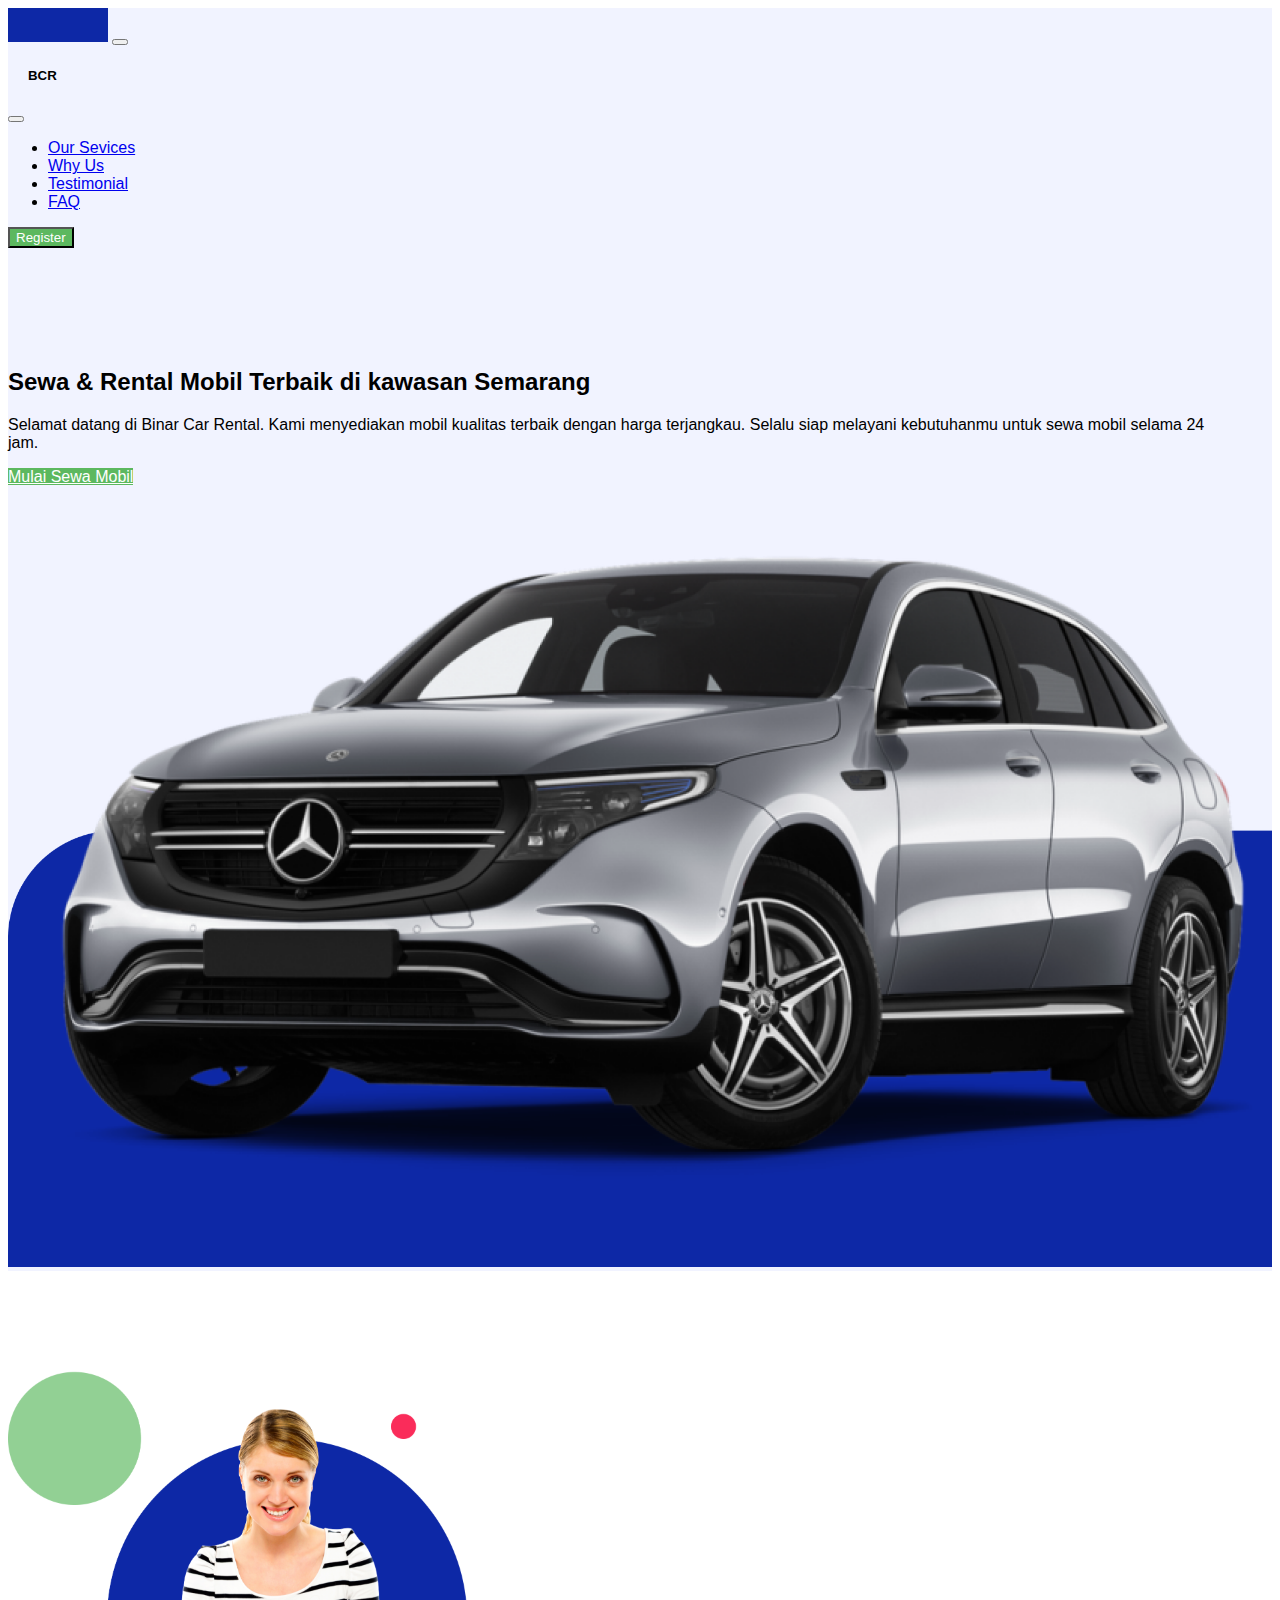
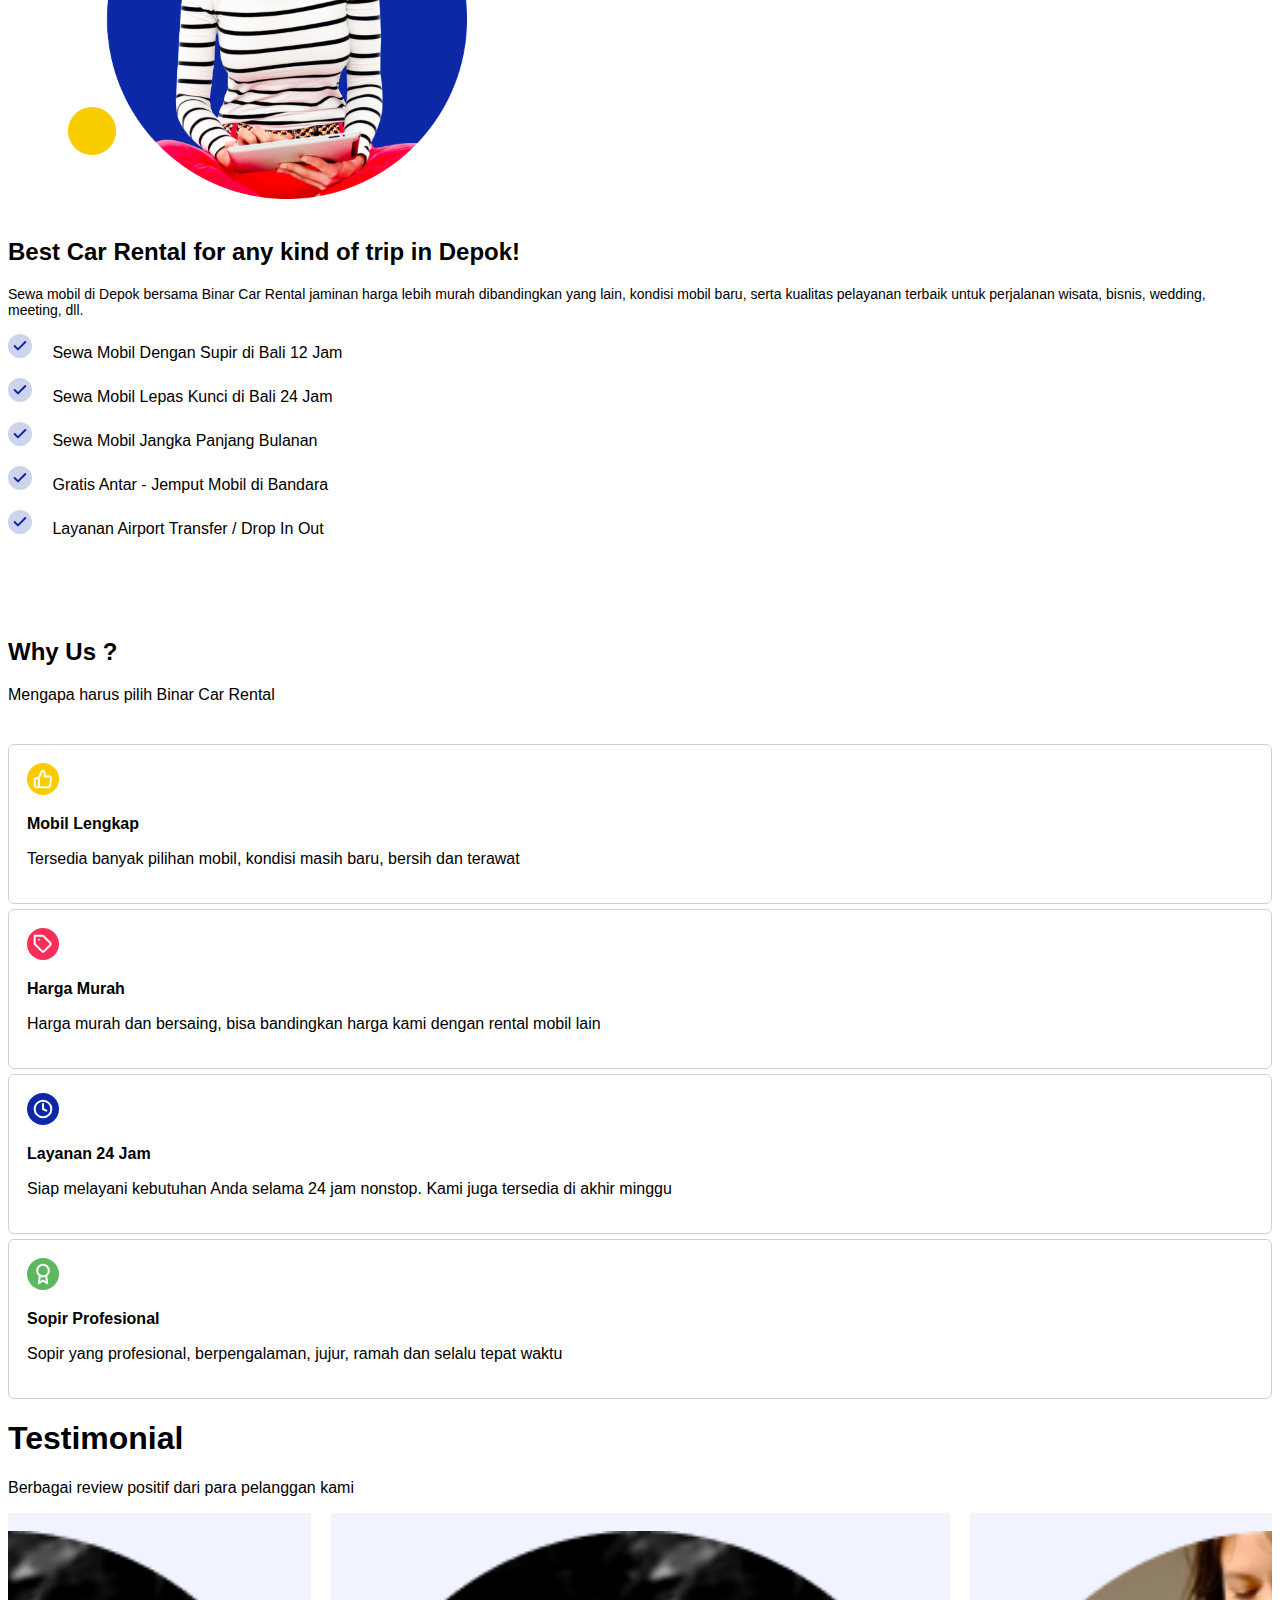
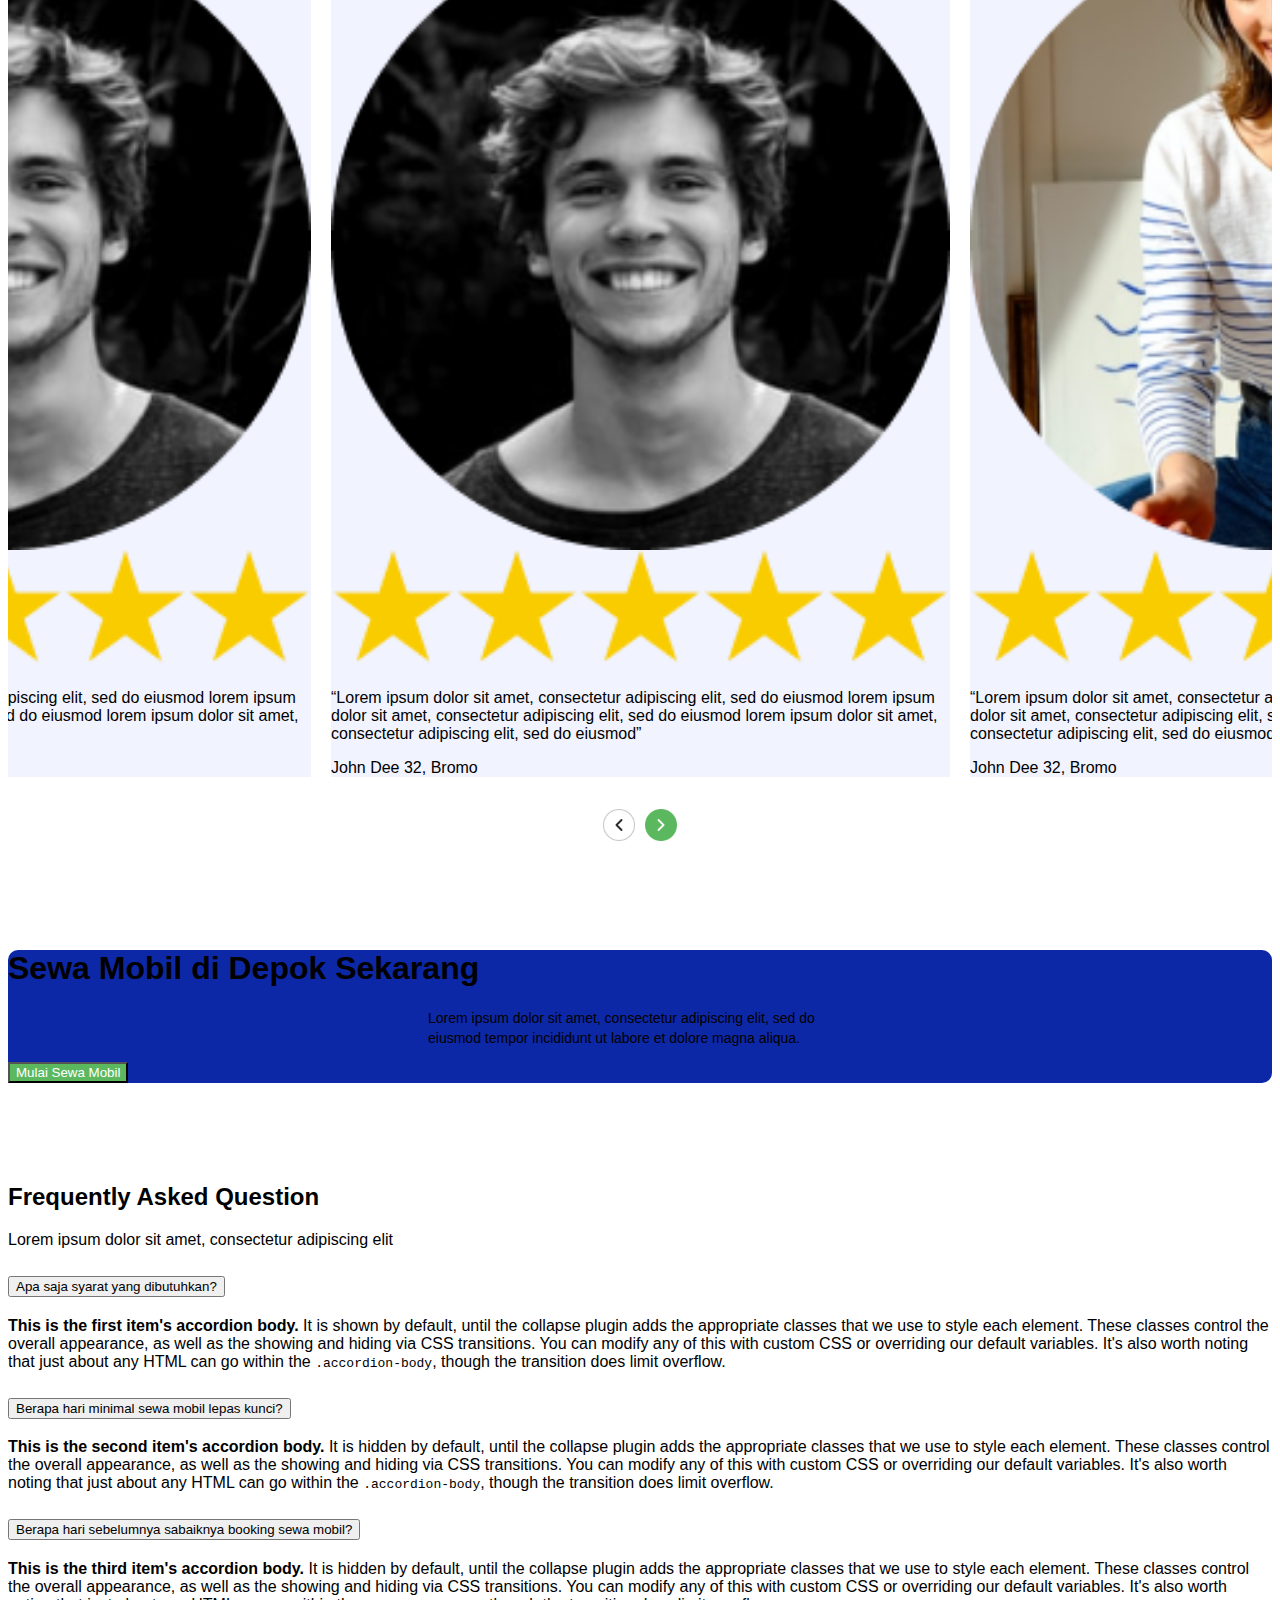
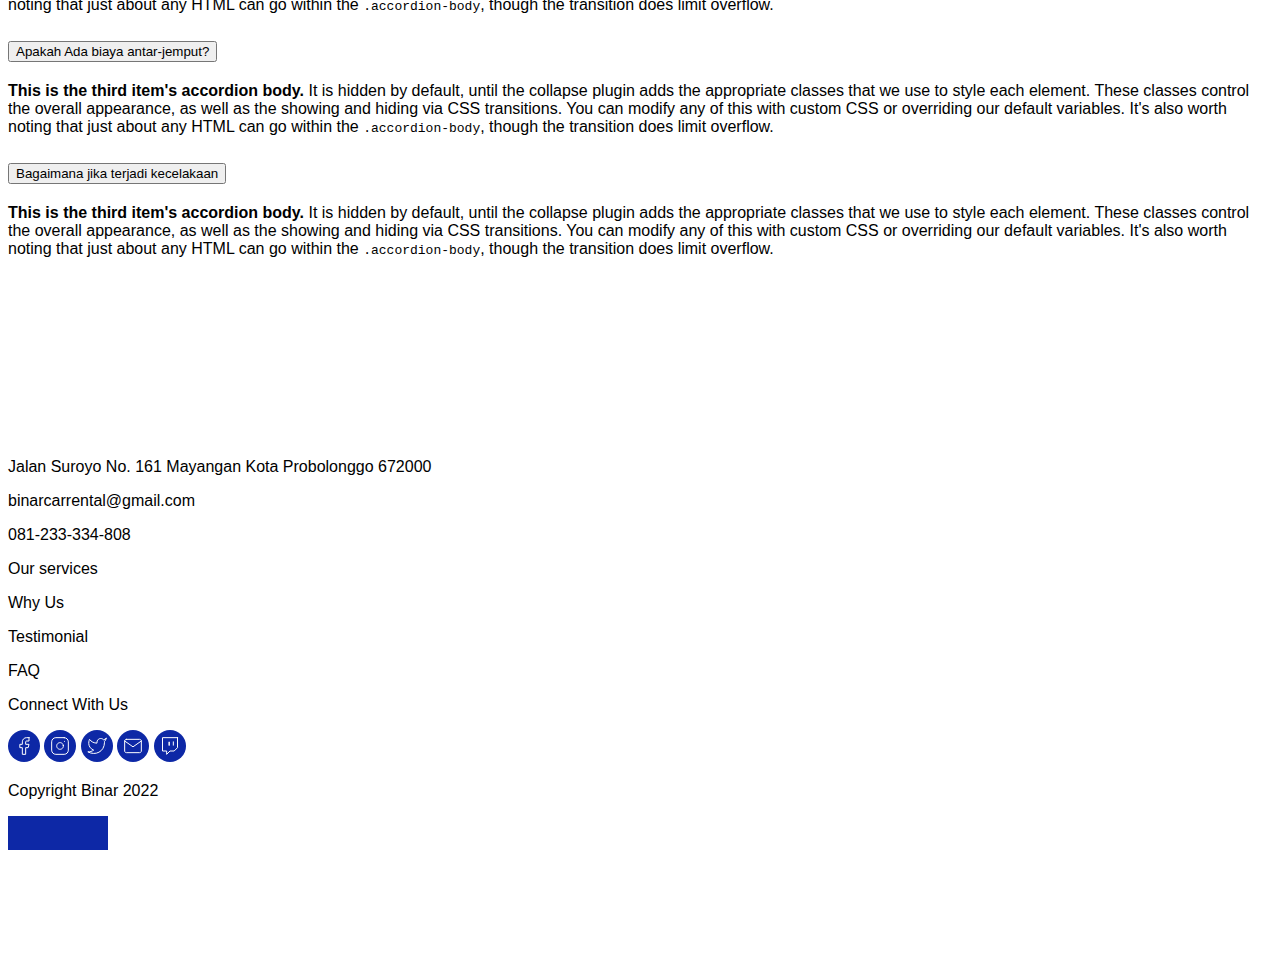
<file: public/index.html>
<!DOCTYPE html>
<html lang="en">

<head>
    <meta charset="UTF-8">
    <meta http-equiv="X-UA-Compatible" content="IE=edge">
    <meta name="viewport" content="width=device-width, initial-scale=1.0">
    <title>BCR - Binar Car Rental</title>
    <!-- Owl Carousel -->
    <link rel="stylesheet" href="scripts/OwlCarousel2-2.3.4/dist/assets/owl.carousel.css">
    <link rel="stylesheet" href="scripts/OwlCarousel2-2.3.4/dist/assets/owl.theme.default.css">
    <!-- Boostrap -->
    <link href="https://cdn.jsdelivr.net/npm/bootstrap@5.3.0-alpha1/dist/css/bootstrap.min.css" rel="stylesheet" integrity="sha384-GLhlTQ8iRABdZLl6O3oVMWSktQOp6b7In1Zl3/Jr59b6EGGoI1aFkw7cmDA6j6gD" crossorigin="anonymous">
    <!-- Custom CSS -->
    <link rel="stylesheet" href="css/style.css">
</head>
<!--  -->
<body>
    <main>
        <!-- Navbar -->
        <nav class="navbar navbar-expand-lg bg-transparent">
            <div class="container">
                <a href="index.html"><img class="navbar-brand" src="images/logo.png" alt="" style="width: 100px; height: 34px;"></a>
                <button class="btn btn-white navbar-toggler" type="button" data-bs-toggle="offcanvas" data-bs-target="#offcanvasRight" aria-controls="offcanvasRight"><span
                        class="navbar-toggler-icon"></span></button>
                <div class="offcanvas offcanvas-end" tabindex="-1" id="offcanvasRight" aria-labelledby="offcanvasRightLabel">
                    <div class="offcanvas-header">
                        <h5 class="offcanvas-title fw-bold" style="margin-left: 20px;" id="offcanvasRightLabel">BCR</h5>
                        <button type="button" class="btn-close" data-bs-dismiss="offcanvas" aria-label="Close"></button>
                    </div>
                    <div class="offcanvas-body justify-content-end">
                        <ul class="navbar-nav mr-2 mb-lg-0">
                            <li class="nav-item mx-3 my-1"><a class="nav-link" href="#ourservices">Our Sevices</a></li>
                            <li class="nav-item mx-3 my-1"><a class="nav-link ml" href="#whyus">Why Us</a></li>
                            <li class="nav-item mx-3 my-1"><a class="nav-link" href="#testimonial">Testimonial</a></li>
                            <li class="nav-item mx-3 my-1"><a class="nav-link" href="#faq">FAQ</a></li>
                        </ul><button class="btn btn-register mx-3 my-1">Register</button>
                    </div>
                </div>
            </div>
        </nav>
        <!-- Main Section -->
        <section class="mobil">
            <div class="container-xxl">
                <div class="row">
                    <!-- <div class="col-lg-1 col-xxl-1 col-md-1">
                    </div> -->
                    <div class="col-lg-5  mx-lg-5 col-xl-5 col-xxl-5 mx-md-0 " style="padding-top: 100px;">
                        <h2 class="fw-bold" style="padding-right: 10px;">Sewa & Rental Mobil Terbaik di kawasan Semarang</h2>
                        <p style="padding-right: 40px;">Selamat datang di Binar Car Rental. Kami menyediakan mobil kualitas terbaik dengan harga terjangkau. Selalu siap melayani kebutuhanmu untuk sewa mobil selama 24 jam. </p>
                        <a href="cars.html" class="btn btn-utama">Mulai Sewa Mobil</a>
                    </div>
                    <div class="col-lg-5 col-xl-6 col-xxl-6 mt-lg-3" style="padding-top: 50px; "><img class="" width="100%" src="images/img_car.png" alt=""></div>
                </div>
            </div>
        </section>
    </main>



    <!-- Our Service -->
    <section class="content" id="ourservice">
        <div class="container">
            <div class="row">
                <div class="col-lg-6">
                    <img class="img" style="height: 428px;" src="images/img_service.png" alt="">
                </div>
                <div class="col-lg-6" style="padding-top: 15px">
                    <h2 class="fw-bold fs-4" style="padding-right: 200px;">Best Car Rental for any kind of trip in Depok!</h2>
                    <p style="font-size: 14px; padding-right: 30px;">Sewa mobil di Depok bersama Binar Car Rental jaminan harga lebih murah dibandingkan yang lain, kondisi mobil baru, serta kualitas pelayanan terbaik untuk perjalanan wisata, bisnis, wedding, meeting, dll.</p>
                    <div class=" list-check ">
                        <p><img src="images/Group_53.svg" style="margin-right: 16px; " alt=" "> Sewa Mobil Dengan Supir di Bali 12 Jam</p>
                    </div>
                    <div class="list-check ">
                        <p><img src="images/Group_53.svg" style="margin-right: 16px; " alt=" "> Sewa Mobil Lepas Kunci di Bali 24 Jam</p>
                    </div>
                    <div class="list-check ">
                        <p><img src="images/Group_53.svg" style="margin-right: 16px; " alt=" "> Sewa Mobil Jangka Panjang Bulanan</p>
                    </div>
                    <div class="list-check ">
                        <p><img src="images/Group_53.svg" style="margin-right: 16px; " alt=" "> Gratis Antar - Jemput Mobil di Bandara</p>
                    </div>
                    <div class="list-check ">
                        <p><img src="images/Group_53.svg" style="margin-right: 16px; " alt=" "> Layanan Airport Transfer / Drop In Out</p>
                    </div>
                </div>
            </div>
        </div>
    </section>

    <!-- Why Us Section -->
    <section class="why" id="whyus">
        <div class="container ">
            <div class="row ">
                <h2 class="fw-bold">Why Us ?</h2>
                <p style="margin-top: 16px;">Mengapa harus pilih Binar Car Rental</p>
            </div>
            <div class="row " style="margin-top: 40px;">
                <div class="col-lg-3 ">
                    <div class="card-why">
                        <img src="images/icon_complete.svg " alt=" ">
                        <h2 style="font-size: 16px; margin-top: 16px;">Mobil Lengkap</h2>
                        <p style="line-height: 20px;">Tersedia banyak pilihan mobil, kondisi masih baru, bersih dan terawat</p>
                    </div>
                </div>
                <div class="col-lg-3 ">
                    <div class="card-why">
                        <img src="images/icon_price.svg " alt=" ">
                        <h2 style="font-size: 16px; margin-top: 16px;">Harga Murah</h2>
                        <p class="fs-6" style="line-height: 20px;">Harga murah dan bersaing, bisa bandingkan harga kami dengan rental mobil lain</p>
                    </div>
                </div>
                <div class=" col-lg-3 ">
                    <div class="card-why ">
                        <img src="images/icon_24hrs.svg " alt=" ">
                        <h2 style="font-size: 16px; margin-top: 16px; ">Layanan 24 Jam</h2>
                        <p style="line-height: 20px;">Siap melayani kebutuhan Anda selama 24 jam nonstop. Kami juga tersedia di akhir minggu</p>
                    </div>
                </div>
                <div class="col-lg-3 ">
                    <div class="card-why ">
                        <img src="images/icon_professional.svg " alt=" ">
                        <h2 style="font-size: 16px; margin-top: 16px; ">Sopir Profesional</h2>
                        <p style="line-height: 20px;">Sopir yang profesional, berpengalaman, jujur, ramah dan selalu tepat waktu</p>
                    </div>
                </div>


            </div>
        </div>
    </section>

    <!-- Testimonial Section -->

    <section class="bagiancarousel" id="testimonial">
        <div class="container">
            <div class="row">
                <div class="col-lg-12 text-center my-5">
                    <h1 class="fw-bold">Testimonial</h1>
                    <p class="mt-3">Berbagai review positif dari para pelanggan kami</p>
                </div>
            </div>
            <div class="owl-carousel owl-theme">
                <div class="item">
                    <div class="card mb-3">
                        <div class=" row py-5 px-2 mx-2 ">
                            <div class="col-lg-3 text-lg-center px-3 ">
                                <br>
                                <img src="images/img_photo.png " class="img-fluid rounded-circle " width="80px " alt="... " style=" margin-left: auto; margin-right: auto; ">
                            </div>
                            <div class="col-lg-9 text-center text-md-center">
                                <div class="card-body ">
                                    <img src="images/Rate.png " alt=" " class="w-25 mb-3 mb-lg-2">
                                    <p class="card-text ">“Lorem ipsum dolor sit amet, consectetur adipiscing elit, sed do eiusmod lorem ipsum dolor sit amet, consectetur adipiscing elit, sed do eiusmod lorem ipsum dolor sit amet, consectetur adipiscing elit, sed do eiusmod”</p>
                                    <p class="fw-bold ">John Dee 32, Bromo</p>
                                </div>
                            </div>
                        </div>
                    </div>
                </div>
                <div class="item">
                    <div class="card mb-3">
                        <div class=" row py-5 px-2 mx-2 ">
                            <div class="col-lg-3 text-lg-center px-3 ">
                                <br>
                                <img src="images/img_photo1.png " class="img-fluid rounded-circle " width="80px " alt="... " style=" margin-left: auto; margin-right: auto; ">
                            </div>
                            <div class="col-lg-9 text-md-center text-md-center">
                                <div class="card-body ">
                                    <img src="images/Rate.png " alt=" " class="w-25 mb-3 mb-lg-2 ">
                                    <p class="card-text ">“Lorem ipsum dolor sit amet, consectetur adipiscing elit, sed do eiusmod lorem ipsum dolor sit amet, consectetur adipiscing elit, sed do eiusmod lorem ipsum dolor sit amet, consectetur adipiscing elit, sed do eiusmod”</p>
                                    <p class="fw-bold ">John Dee 32, Bromo</p>
                                </div>
                            </div>
                        </div>
                    </div>
                </div>
                <div class="item">
                    <div class="card mb-3">
                        <div class=" row py-5 px-2 mx-2 ">
                            <div class="col-lg-3 text-lg-center px-3 ">
                                <br>
                                <img src="images/img_photo.png " class="img-fluid rounded-circle " width="80px " alt="... " style=" margin-left: auto; margin-right: auto; ">
                            </div>
                            <div class="col-lg-9 text-md-center text-md-center">
                                <div class="card-body ">
                                    <img src="images/Rate.png " alt=" " class="w-25 mb-3 mb-lg-2 ">
                                    <p class="card-text ">“Lorem ipsum dolor sit amet, consectetur adipiscing elit, sed do eiusmod lorem ipsum dolor sit amet, consectetur adipiscing elit, sed do eiusmod lorem ipsum dolor sit amet, consectetur adipiscing elit, sed do eiusmod”</p>
                                    <p class="fw-bold ">John Dee 32, Bromo</p>
                                </div>
                            </div>
                        </div>
                    </div>
                </div>
                <div class="item">
                    <div class="card mb-3">
                        <div class=" row py-5 px-2 mx-2 ">
                            <div class="col-lg-3 text-lg-center px-3 ">
                                <br>
                                <img src="images/img_photo.png " class="img-fluid rounded-circle " width="80px " alt="... " style=" margin-left: auto; margin-right: auto; ">
                            </div>
                            <div class="col-lg-9 text-md-center text-md-center">
                                <div class="card-body ">
                                    <img src="images/Rate.png " alt=" " class="w-25 mb-3 mb-lg-2 ">
                                    <p class="card-text ">“Lorem ipsum dolor sit amet, consectetur adipiscing elit, sed do eiusmod lorem ipsum dolor sit amet, consectetur adipiscing elit, sed do eiusmod lorem ipsum dolor sit amet, consectetur adipiscing elit, sed do eiusmod”</p>
                                    <p class="fw-bold ">John Dee 32, Bromo</p>
                                </div>
                            </div>
                        </div>
                    </div>
                </div>
            </div>
        </div>
    </section>


    <!-- Sewa Mobil -->

    <section class="sewa">
        <div class="container">
            <div class="row">
                <div class="col-lg-12 text-lg-center text-center py-5">
                    <h1 class="text-white fw-bold">Sewa Mobil di Depok Sekarang</h1>
                    <p class="text-white pt-2">Lorem ipsum dolor sit amet, consectetur adipiscing elit, sed do eiusmod tempor incididunt ut labore et dolore magna aliqua. </p>
                    <button class="btn btn-utama mt-4">Mulai Sewa Mobil</button>
                </div>
            </div>
        </div>
    </section>

    <!-- Frequently Asked Question -->
    <section class="faq" id="faq">
        <div class="container">
            <div class="row">
                <div class="col-lg-5 title-faq">
                    <h2 class="fw-bold">Frequently Asked Question</h2>
                    <p>Lorem ipsum dolor sit amet, consectetur adipiscing elit</p>
                </div>
                <div class="col-lg-7">
                    <div class="accordion" id="accordionExample">
                        <div class="accordion-item">
                            <h2 class="accordion-header" id="headingOne">
                                <button class="accordion-button" type="button" data-bs-toggle="collapse" data-bs-target="#collapseOne" aria-expanded="true" aria-controls="collapseOne">
                                    Apa saja syarat yang dibutuhkan?
                                </button>
                            </h2>
                            <div id="collapseOne" class="accordion-collapse collapse show" aria-labelledby="headingOne" data-bs-parent="#accordionExample">
                                <div class="accordion-body">
                                    <strong>This is the first item's accordion body.</strong> It is shown by default, until the collapse plugin adds the appropriate classes that we use to style each element. These classes control the overall appearance,
                                    as well as the showing and hiding via CSS transitions. You can modify any of this with custom CSS or overriding our default variables. It's also worth noting that just about any HTML can go within the <code>.accordion-body</code>,
                                    though the transition does limit overflow.
                                </div>
                            </div>
                        </div>
                        <div class="accordion-item mt-3">
                            <h2 class="accordion-header" id="headingTwo">
                                <button class="accordion-button collapsed" type="button" data-bs-toggle="collapse" data-bs-target="#collapseTwo" aria-expanded="false" aria-controls="collapseTwo">
                                    Berapa hari minimal sewa mobil lepas kunci?
                                </button>
                            </h2>
                            <div id="collapseTwo" class="accordion-collapse collapse" aria-labelledby="headingTwo" data-bs-parent="#accordionExample">
                                <div class="accordion-body">
                                    <strong>This is the second item's accordion body.</strong> It is hidden by default, until the collapse plugin adds the appropriate classes that we use to style each element. These classes control the overall appearance,
                                    as well as the showing and hiding via CSS transitions. You can modify any of this with custom CSS or overriding our default variables. It's also worth noting that just about any HTML can go within the <code>.accordion-body</code>,
                                    though the transition does limit overflow.
                                </div>
                            </div>
                        </div>
                        <div class="accordion-item mt-3">
                            <h2 class="accordion-header" id="headingThree">
                                <button class="accordion-button collapsed" type="button" data-bs-toggle="collapse" data-bs-target="#collapseThree" aria-expanded="false" aria-controls="collapseThree">
                                    Berapa hari sebelumnya sabaiknya booking sewa mobil?
                                </button>
                            </h2>
                            <div id="collapseThree" class="accordion-collapse collapse" aria-labelledby="headingThree" data-bs-parent="#accordionExample">
                                <div class="accordion-body">
                                    <strong>This is the third item's accordion body.</strong> It is hidden by default, until the collapse plugin adds the appropriate classes that we use to style each element. These classes control the overall appearance,
                                    as well as the showing and hiding via CSS transitions. You can modify any of this with custom CSS or overriding our default variables. It's also worth noting that just about any HTML can go within the <code>.accordion-body</code>,
                                    though the transition does limit overflow.
                                </div>
                            </div>
                        </div>
                        <div class="accordion-item mt-3">
                            <h2 class="accordion-header" id="headingThree">
                                <button class="accordion-button collapsed" type="button" data-bs-toggle="collapse" data-bs-target="#collapseFour" aria-expanded="false" aria-controls="collapseFour">
                                    Apakah Ada biaya antar-jemput?
                                </button>
                            </h2>
                            <div id="collapseFour" class="accordion-collapse collapse" aria-labelledby="headingFour" data-bs-parent="#accordionExample">
                                <div class="accordion-body">
                                    <strong>This is the third item's accordion body.</strong> It is hidden by default, until the collapse plugin adds the appropriate classes that we use to style each element. These classes control the overall appearance,
                                    as well as the showing and hiding via CSS transitions. You can modify any of this with custom CSS or overriding our default variables. It's also worth noting that just about any HTML can go within the <code>.accordion-body</code>,
                                    though the transition does limit overflow.
                                </div>
                            </div>
                        </div>
                        <div class="accordion-item mt-3">
                            <h2 class="accordion-header" id="headingFive">
                                <button class="accordion-button collapsed" type="button" data-bs-toggle="collapse" data-bs-target="#collapseFive" aria-expanded="false" aria-controls="collapseFive">
                                    Bagaimana jika terjadi kecelakaan
                                </button>
                            </h2>
                            <div id="collapseFive" class="accordion-collapse collapse" aria-labelledby="headingFive" data-bs-parent="#accordionExample">
                                <div class="accordion-body">
                                    <strong>This is the third item's accordion body.</strong> It is hidden by default, until the collapse plugin adds the appropriate classes that we use to style each element. These classes control the overall appearance,
                                    as well as the showing and hiding via CSS transitions. You can modify any of this with custom CSS or overriding our default variables. It's also worth noting that just about any HTML can go within the <code>.accordion-body</code>,
                                    though the transition does limit overflow.
                                </div>
                            </div>
                        </div>
                    </div>
                </div>
            </div>
        </div>
    </section>


    <!-- Footer -->
    <footer>
        <div class="container">
            <div class="row">
                <div class="col-md-3 mx-auto">
                    <p class="fw-light">Jalan Suroyo No. 161 Mayangan Kota Probolonggo 672000 </p>
                    <p class="fw-light">binarcarrental@gmail.com </p class="fw-light">
                    <p>081-233-334-808</p>
                </div>
                <div class="col-md-3 mx-auto">
                    <p>Our services</p>
                    <p>Why Us</p>
                    <p>Testimonial</p>
                    <p>FAQ</p>
                </div>
                <div class="col-md-3 mx-auto">
                    <p class="fw-light">Connect With Us</p>
                    <p><img class="mx-1" src="images/icon_facebook.svg" alt="">
                        <img class="mx-1" src="images/icon_instagram.svg" alt="">
                        <img class="mx-1" src="images/icon_twitter.svg" alt="">
                        <img class="mx-1" src="images/icon_mail.svg" alt="">
                        <img class="mx-1" src="images/icon_twitch.svg" alt="">
                    </p>
                </div>
                <div class="col-md-3 mx-auto">
                    <p>Copyright Binar 2022</p><img src="images/logo.png" alt="" width="100px">
                </div>
            </div>
        </div>
    </footer>
    <!-- Script -->

    <!-- Owl -->
    <script src="https://ajax.googleapis.com/ajax/libs/jquery/1.11.1/jquery.min.js"></script>
    <script src="scripts/OwlCarousel2-2.3.4/dist/owl.carousel.js"></script>

    <!-- Bootstrap -->
    <script src="https://cdn.jsdelivr.net/npm/@popperjs/core@2.11.6/dist/umd/popper.min.js " integrity="sha384-oBqDVmMz9ATKxIep9tiCxS/Z9fNfEXiDAYTujMAeBAsjFuCZSmKbSSUnQlmh/jp3 " crossorigin="anonymous "></script>
    <script src="https://cdn.jsdelivr.net/npm/bootstrap@5.3.0-alpha1/dist/js/bootstrap.min.js " integrity="sha384-mQ93GR66B00ZXjt0YO5KlohRA5SY2XofN4zfuZxLkoj1gXtW8ANNCe9d5Y3eG5eD " crossorigin="anonymous "></script>

    <script>
        $(' .owl-carousel ').owlCarousel({
            loop: true,
            margin: 20,
            autoWidth: true,
            autoHeight: true,
            nav: true,
            center: true,
            dots: false,
            navText: ["<img width='32px' src='images/Leftbutton.png'>", "<img  width='32px' src='images/Rightbutton.png'>"],
            responsiveClass: true,
            responsive: {
                0: {
                    items: 1,
                    nav: true,
                    loop: true,
                    autoWidth: true,
                    autoHeight: true,
                },
                600: {
                    items: 1,
                    nav: true,
                    loop: true,
                    autoWidth: true,
                    autoHeight: true,

                }
            }

        })
        $('.owl-carousel1').owlCarousel({
            loop: true,
            margin: 10,
            responsiveClass: true,
            responsive: {
                0: {
                    items: 1,
                    nav: true
                },
                600: {
                    items: 3,
                    nav: false
                },
                1000: {
                    items: 5,
                    nav: true,
                    loop: false
                }
            }
        })
    </script>

</body>

</html>
</file>
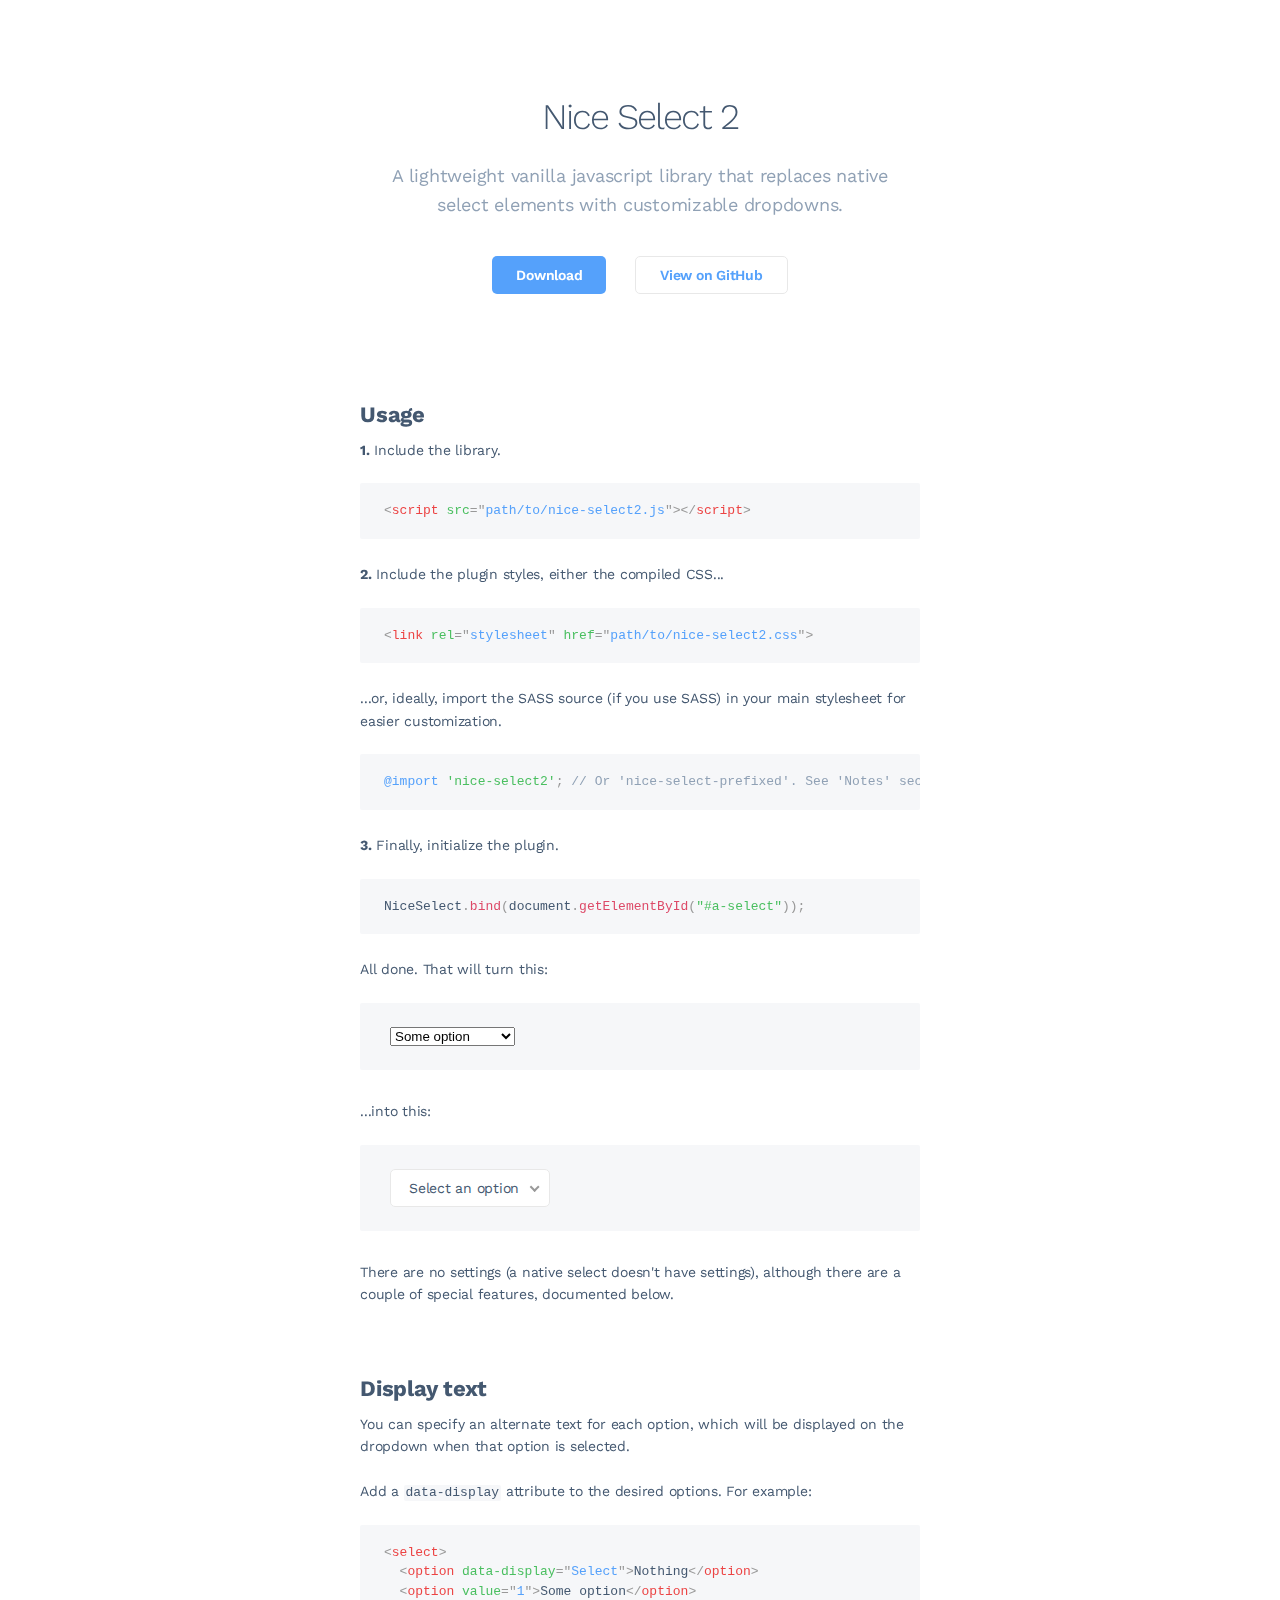
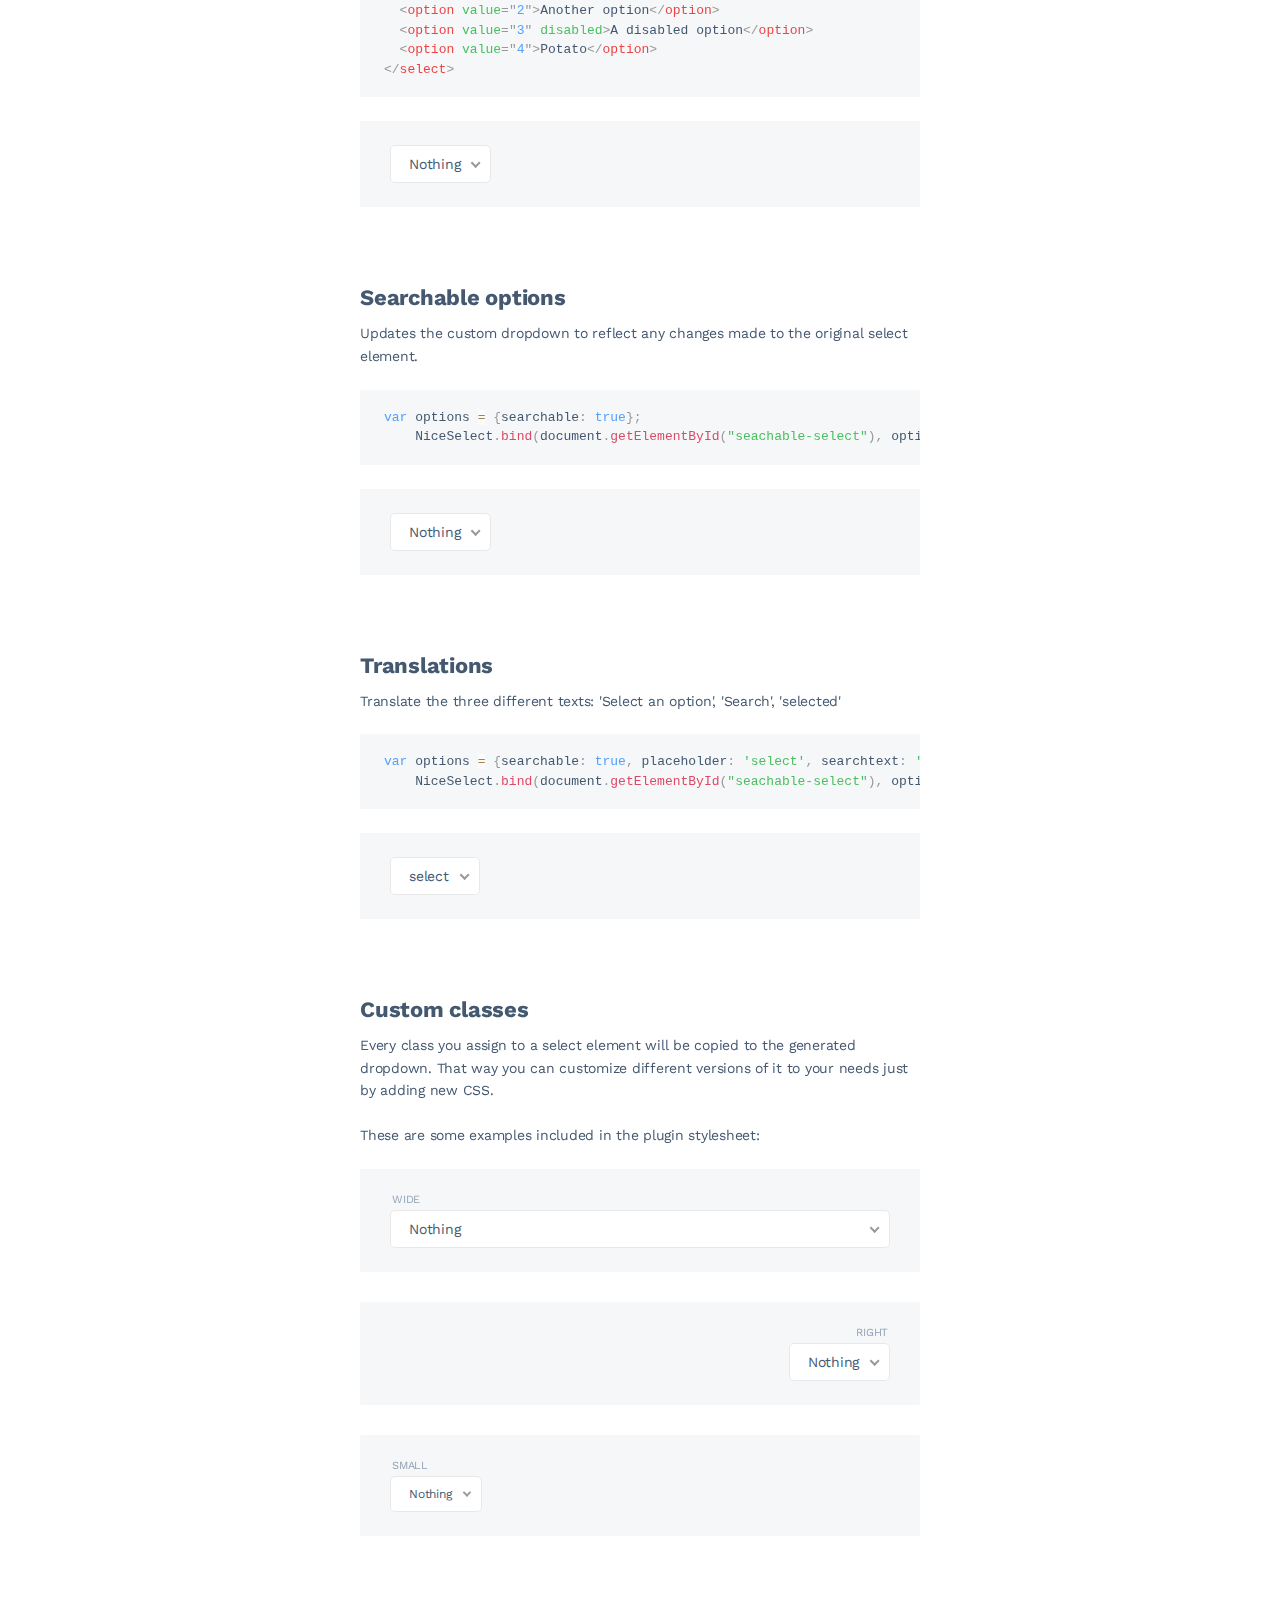
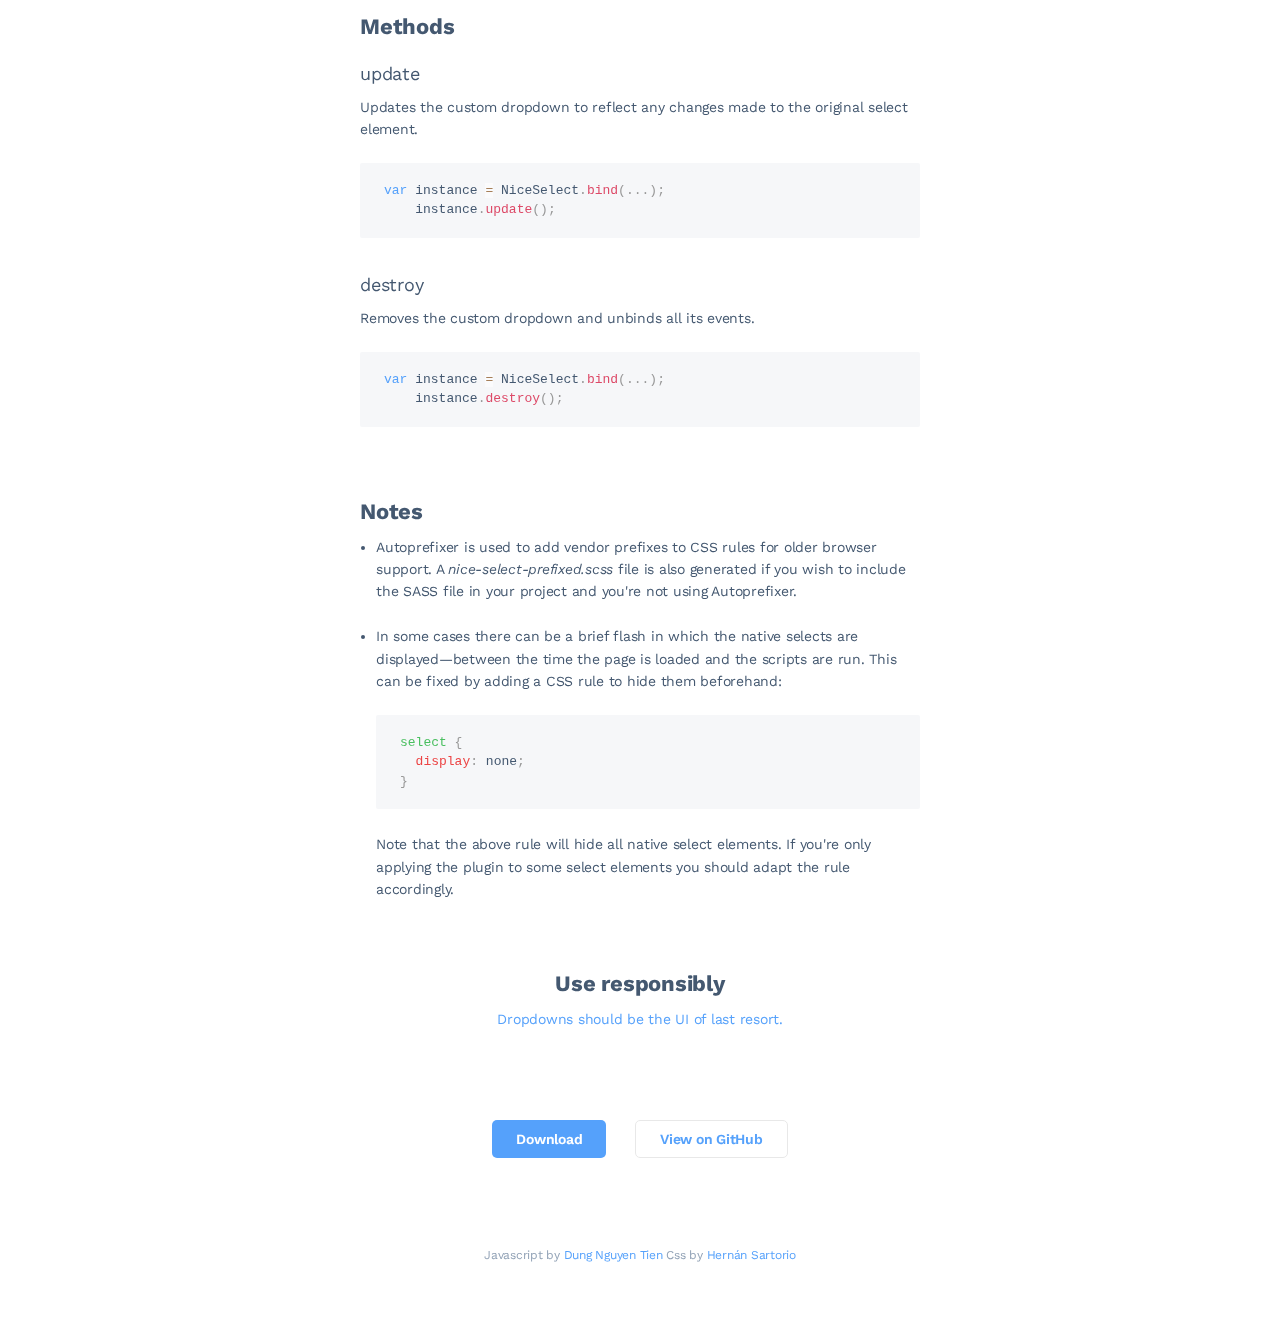
<file: public/scripts/nice-select2/docs/index.html>
<!DOCTYPE html>
<html>
<head>

  <meta charset="utf-8">
  <meta name="viewport" content="width=device-width, initial-scale=1, user-scalable=no">

  <title>Vanilla Javascript Nice Select2</title>

  <link href='https://fonts.googleapis.com/css?family=Work+Sans:300,400,600&Inconsolata:400,700' rel='stylesheet' type='text/css'>
  <link rel="stylesheet" href="dist/css/style.css">
  <link rel="stylesheet" href="dist/css/nice-select2.css">

  <!-- Global site tag (gtag.js) - Google Analytics -->
<script async src="https://www.googletagmanager.com/gtag/js?id=UA-40665301-3"></script>
<script>
  window.dataLayer = window.dataLayer || [];
  function gtag(){dataLayer.push(arguments);}
  gtag('js', new Date());

  gtag('config', 'UA-40665301-3');
</script>

</head>

<body>

  <div class="container">
  
    <div class="header">      
      <h1> Nice Select 2</h1>
      
      <p>A lightweight vanilla javascript library that replaces native select elements with customizable dropdowns.</p>
      
      <a href="https://github.com/bluzky/nice-select2/releases" class="button">Download</a>
      <a href="https://github.com/bluzky/nice-select2" class="button light">View on GitHub</a>
    </div>

    <h2>Usage</h2>
    <p><strong>1.</strong> Include the library.</p>
    
    <pre><code class="language-html">&lt;script src=&quot;path/to/nice-select2.js&quot;&gt;&lt;/script&gt;</code></pre>
    
    <p><strong>2.</strong> Include the plugin styles, either the compiled CSS...</p>
    
    <pre><code class="language-html">&lt;link rel=&quot;stylesheet&quot; href=&quot;path/to/nice-select2.css&quot;&gt;</code></pre>

    <p>...or, ideally, import the SASS source (if you use SASS) in your main stylesheet for easier customization.</p>
    
    <pre><code class="language-scss">@import 'nice-select2'; // Or 'nice-select-prefixed'. See 'Notes' section.</code></pre>
    
    <p><strong>3.</strong> Finally, initialize the plugin.</p>
    
    <pre><code class="language-js">NiceSelect.bind(document.getElementById("#a-select"));</code></pre>
    
    <p>All done. That will turn this:</p>
    
    <div class="box">
      <select class="ignore">
        <option value="1">Some option</option>
        <option value="2">Another option</option>
        <option value="3" disabled>A disabled option</option>
        <option value="4">Potato</option>
      </select>
    </div>
    
    <p>...into this:</p>
    
    <div class="box">
      <select class="selectize"  multiple='multiple'>
        <option value="1">Some option</option>
        <option value="2">Another option</option>
        <option value="3" disabled>A disabled option</option>
        <option value="4">Potato</option>
        <option value="1">Some option</option>
        <option value="2">Another option</option>
        <option value="3" disabled>A disabled option</option>
        <option value="4">Potato</option>
        <option value="1">Some option</option>
        <option value="2">Another option</option>
        <option value="3" disabled>A disabled option</option>
        <option value="4">Potato</option>
      </select>
    </div>
    
    <p>There are no settings (a native select doesn't have settings), although there are a couple of special features, documented below.</p>
    
    <h2>Display text</h2>
    <p>You can specify an alternate text for each option, which will be displayed on the dropdown when that option is selected.</p>
    
    <p>Add a <code class="language-html">data-display</code> attribute to the desired options. For example:</p>
    
    <pre><code class="language-html">&lt;select&gt;
  &lt;option data-display=&quot;Select&quot;&gt;Nothing&lt;/option&gt;
  &lt;option value=&quot;1&quot;&gt;Some option&lt;/option&gt;
  &lt;option value=&quot;2&quot;&gt;Another option&lt;/option&gt;
  &lt;option value=&quot;3&quot; disabled&gt;A disabled option&lt;/option&gt;
  &lt;option value=&quot;4&quot;&gt;Potato&lt;/option&gt;
&lt;/select&gt;</code></pre>
    
    <div class="box">
      <select class="selectize">
        <option data-display="Select">Nothing</option>
        <option value="1">Some option</option>
        <option value="2">Another option</option>
        <option value="3" disabled>A disabled option</option>
        <option value="4">Potato</option>
      </select>
    </div>


    <h2>Searchable options</h2>

    <p>Updates the custom dropdown to reflect any changes made to the original select element.</p>
    
    <pre><code class="language-js">var options = {searchable: true};
    NiceSelect.bind(document.getElementById("seachable-select"), options);</code></pre>
    
    <div class="box">
      <select id="seachable-select">
        <option data-display="Select">Nothing</option>
        <option value="1">Some option</option>
        <option value="2">Another option</option>
        <option value="3" disabled>A disabled option</option>
        <option value="4">Potato</option>
      </select>
    </div>

    <h2>Translations</h2>

    <p>Translate the three different texts: 'Select an option', 'Search', 'selected'</p>
    
    <pre><code class="language-js">var options = {searchable: true, placeholder: 'select', searchtext: 'zoek', selectedtext: 'geselecteerd'};
    NiceSelect.bind(document.getElementById("seachable-select"), options);</code></pre>
    
    <div class="box">
      <select id="translated-select" multiple>
        <option value="1">Some option</option>
        <option value="2">Another option</option>
        <option value="3" disabled>A disabled option</option>
        <option value="4">Potato</option>
      </select>
    </div>

    <h2>Custom classes</h2>
    
    <p>Every class you assign to a select element will be copied to the generated dropdown. That way you can customize different versions of it to your needs just by adding new CSS.</p>
    
    <p>These are some examples included in the plugin stylesheet:</p>
    
    <div class="box">
      <label>Wide</label>
      <select class="wide selectize">
        <option data-display="Select">Nothing</option>
        <option value="1">Some option</option>
        <option value="2">Another option</option>
        <option value="3" disabled>A disabled option</option>
        <option value="4">Potato</option>
      </select>
    </div>
    
    <div class="box">
      <label class="right">Right</label>
      <select class="right selectize">
        <option data-display="Select">Nothing</option>
        <option value="1">Some option</option>
        <option value="2">Another option</option>
        <option value="3" disabled>A disabled option</option>
        <option value="4">Potato</option>
      </select>
    </div>
    
    <div class="box">
      <label>Small</label>
      <select class="small selectize">
        <option data-display="Select">Nothing</option>
        <option value="1">Some option</option>
        <option value="2">Another option with long long text</option>
        <option value="3" disabled>A disabled option</option>
        <option value="4">Potato</option>
      </select>
    </div>
    
    <h2>Methods</h2>
    
    <h3>update</h3>
    
    <p>Updates the custom dropdown to reflect any changes made to the original select element.</p>
    
    <pre><code class="language-js">var instance = NiceSelect.bind(...);
    instance.update();</code></pre>
    
    <h3>destroy</h3>
    
    <p>Removes the custom dropdown and unbinds all its events.</p>
    
    <pre><code class="language-js">var instance = NiceSelect.bind(...);
    instance.destroy();</code></pre>
    
    <h2>Notes</h2>  
    
    <ul>
      <li>
        <p>Autoprefixer is used to add vendor prefixes to CSS rules for older browser support. A <i>nice-select-prefixed.scss</i> file is also generated if you wish to include the SASS file in your project and you're not using Autoprefixer.</p>
      </li>
      <li>
        <p>In some cases there can be a brief flash in which the native selects are displayed—between the time the page is loaded and the scripts are run. This can be fixed by adding a CSS rule to hide them beforehand:</p>
            
        <pre><code class="language-scss">select {
  display: none;
}</code></pre>

        <p>Note that the above rule will hide all native select elements. If you're only applying the plugin to some select elements you should adapt the rule accordingly.</p>
      </li>
    </ul>

    <div class="footer">
      <h2>Use responsibly</h2>
      
      <p><a href="http://www.lukew.com/ff/entry.asp?1950">Dropdowns should be the UI of last resort.</a></p>
      
      <a href="https://github.com/bluzky/nice-select2/releases" class="button">Download</a>
      <a href="https://github.com/bluzky/nice-select2" class="button light">View on GitHub</a>
      
      <div class="credit">
        Javascript by <a href="http://bluzky.github.io">Dung Nguyen Tien</a>
        Css by <a href="http://hernansartorio.com?r=ns">Hernán Sartorio</a>
      </div>
    </div>
    
    
  </div>
  
  <script src="dist/js/nice-select2.js"></script>
  <script src="demo/fastclick.js"></script>
  <script src="demo/prism.js"></script>
  
  <script>
   document.addEventListener("DOMContentLoaded", function(e){

     // default
     var els = document.querySelectorAll(".selectize");
     els.forEach(function(select){
       NiceSelect.bind(select);
     });

     // seachable 
     var options = {searchable: true};
     NiceSelect.bind(document.getElementById("seachable-select"), options); 


     //translated-select 
     var options = {
      searchable: true, 
      placeholder: 'select', 
      searchtext: 'zoek', 
      selectedtext: 'geselecteerd'
    };
    document.getElementById("translated-select")._niceSelect  = NiceSelect.bind(document.getElementById("translated-select"), options); 
   });
  </script>
  
</body>
</html>
</file>
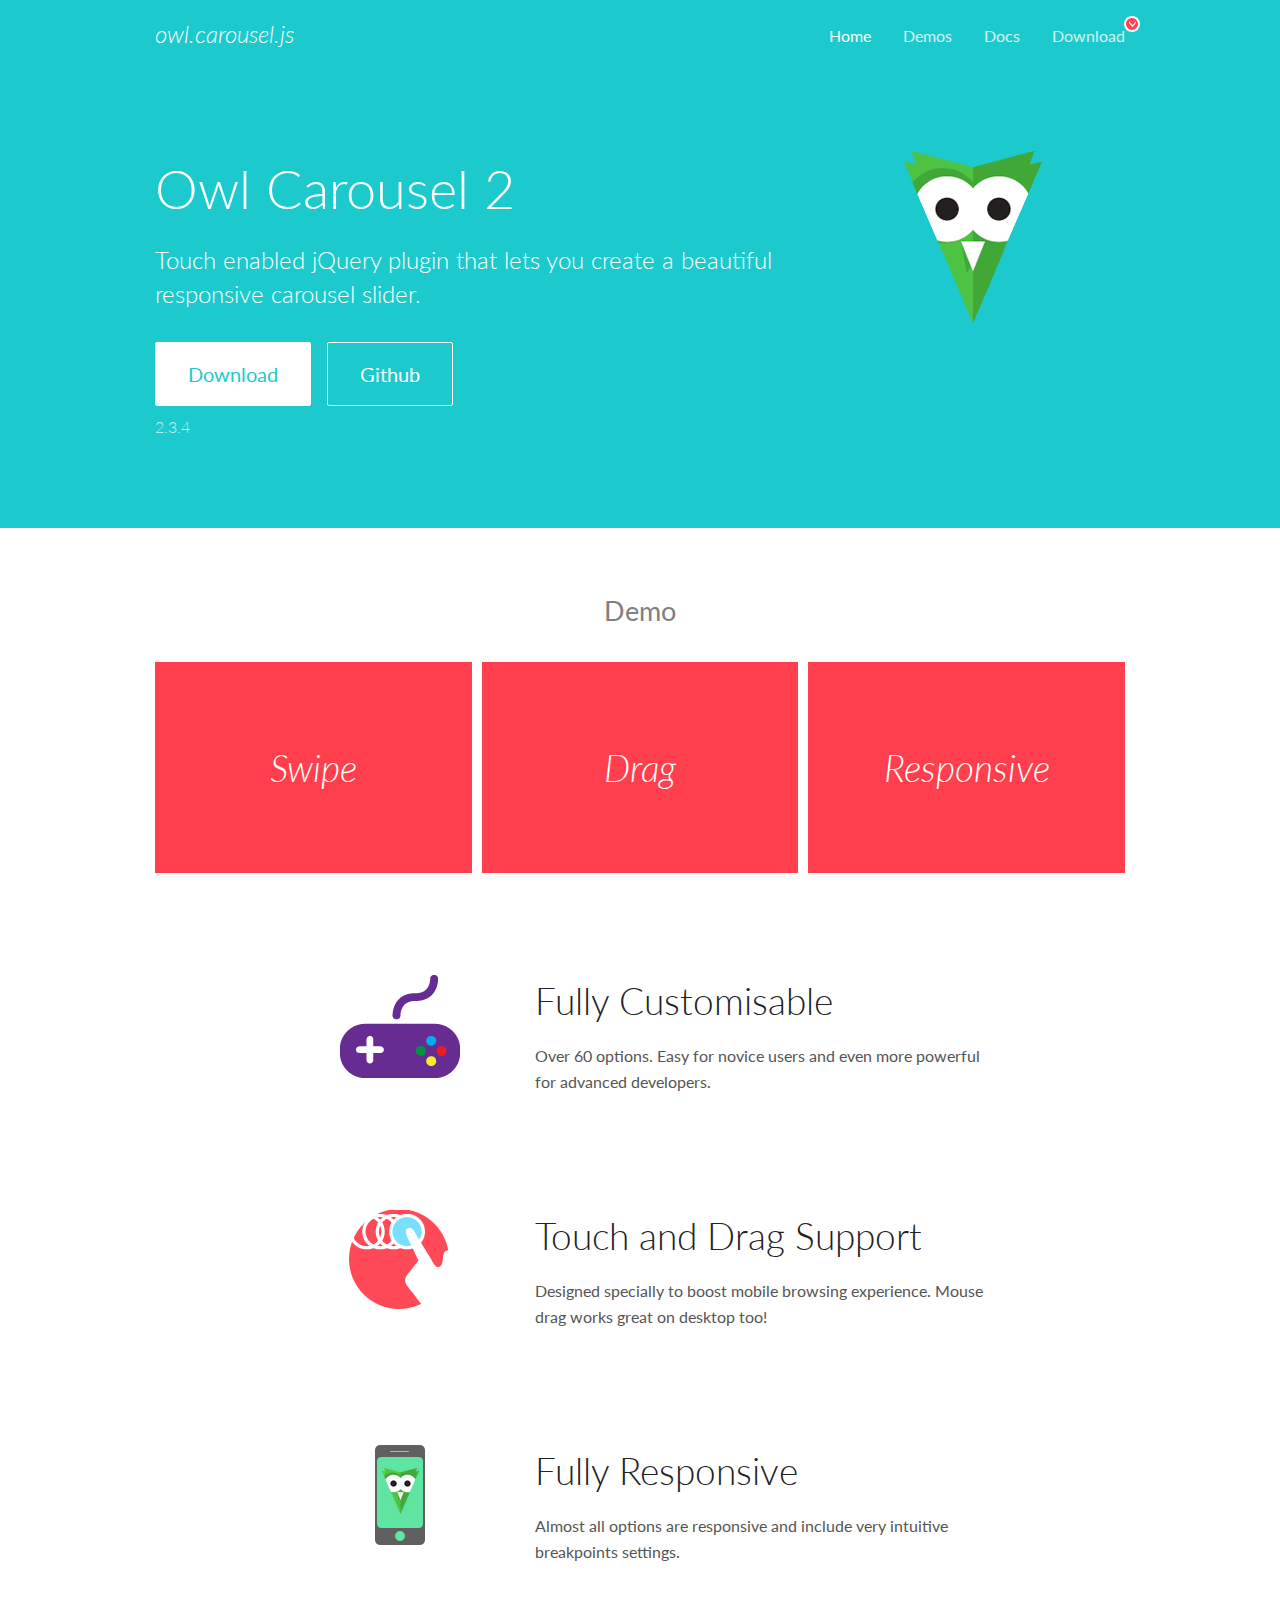
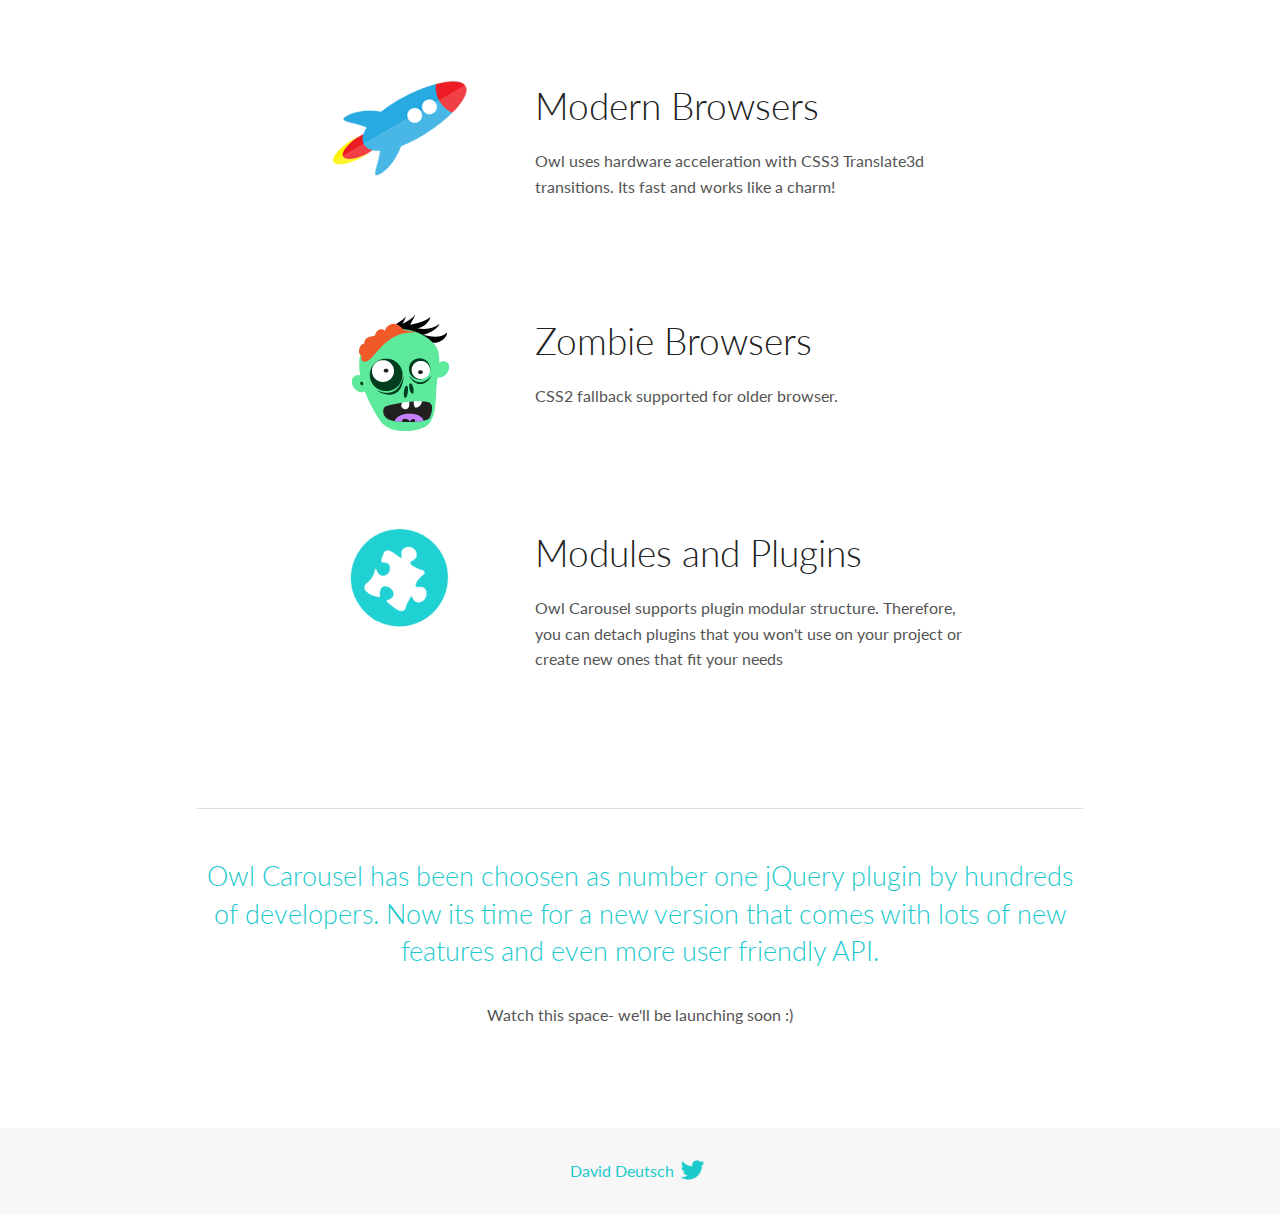
<file: public/scripts/OwlCarousel2-2.3.4/docs/index.html>
<!DOCTYPE html>
<html lang="en">
  <head>

    <!-- head -->
    <meta charset="utf-8">
    <meta name="msapplication-tap-highlight" content="no" />
    <meta name="viewport" content="width=device-width, initial-scale=1.0" />
    <meta name="description" content="Touch enabled jQuery plugin that lets you create beautiful responsive carousel slider.">
    <meta name="author" content="David Deutsch">
    <title>
      Home | Owl Carousel | 2.3.4
    </title>

    <!-- Stylesheets -->
    <link href='https://fonts.googleapis.com/css?family=Lato:300,400,700,400italic,300italic' rel='stylesheet' type='text/css'>
    <link rel="stylesheet" href="assets/css/docs.theme.min.css">

    <!-- Owl Stylesheets -->
    <link rel="stylesheet" href="assets/owlcarousel/assets/owl.carousel.min.css">
    <link rel="stylesheet" href="assets/owlcarousel/assets/owl.theme.default.min.css">

    <!-- HTML5 shim and Respond.js IE8 support of HTML5 elements and media queries -->

    <!--[if lt IE 9]>
      <script src="https://oss.maxcdn.com/libs/html5shiv/3.7.0/html5shiv.js"></script>
      <script src="https://oss.maxcdn.com/libs/respond.js/1.3.0/respond.min.js"></script>
    <![endif]-->

    <!-- Favicons -->
    <link rel="apple-touch-icon-precomposed" sizes="144x144" href="assets/ico/apple-touch-icon-144-precomposed.png">
    <link rel="shortcut icon" href="assets/ico/favicon.png">
    <link rel="shortcut icon" href="favicon.ico">

    <!-- Yeah i know js should not be in header. Its required for demos.-->

    <!-- javascript -->
    <script src="assets/vendors/jquery.min.js"></script>
    <script src="assets/owlcarousel/owl.carousel.js"></script>
  </head>
  <body>

    <!-- header -->
    <header class="header">
      <div class="row">
        <div class="large-12 columns">
          <div class="brand left">
            <h3>
              <a href="/OwlCarousel2/">owl.carousel.js</a> 
            </h3>
          </div>
          <a id="toggle-nav" class="right">
            <span></span> <span></span> <span></span> 
          </a> 
          <div class="nav-bar">
            <ul class="clearfix">
              <li class="active">
                <a href="/OwlCarousel2/index.html">Home</a> 
              </li>
              <li> <a href="/OwlCarousel2/demos/demos.html">Demos</a>  </li>
              <li> <a href="/OwlCarousel2/docs/started-welcome.html">Docs</a>  </li>
              <li>
                <a href="https://github.com/OwlCarousel2/OwlCarousel2/archive/2.3.4.zip">Download</a> 
                <span class="download"></span> 
              </li>
            </ul>
          </div>
        </div>
      </div>
    </header>

    <!-- home panel -->
    <section id="hero">
      <div class="row">
        <div class="large-8 medium-8 columns">
          <h1>Owl Carousel 2</h1>
          <h4>Touch enabled jQuery plugin that lets you create a beautiful responsive carousel slider.</h4>
          <a href="https://github.com/OwlCarousel2/OwlCarousel2/archive/2.3.4.zip" class="hero-button">Download</a> 
          <a href="https://github.com/OwlCarousel2/OwlCarousel2" class="hero-button outline">Github</a> 
          <p>2.3.4</p>
        </div>
        <div class="large-4 medium-4 columns">
          <img class="owl-logo" src="assets/img/owl-logo.png" alt="mr. Owl">
        </div>
      </div>
    </section>

    <!-- body -->
    <div class="home-demo">
      <div class="row">
        <div class="large-12 columns">
          <h3>Demo</h3>
          <div class="owl-carousel">
            <div class="item">
              <h2>Swipe</h2>
            </div>
            <div class="item">
              <h2>Drag</h2>
            </div>
            <div class="item">
              <h2>Responsive</h2>
            </div>
            <div class="item">
              <h2>CSS3</h2>
            </div>
            <div class="item">
              <h2>Fast</h2>
            </div>
            <div class="item">
              <h2>Easy</h2>
            </div>
            <div class="item">
              <h2>Free</h2>
            </div>
            <div class="item">
              <h2>Upgradable</h2>
            </div>
            <div class="item">
              <h2>Tons of options</h2>
            </div>
            <div class="item">
              <h2>Infinity</h2>
            </div>
            <div class="item">
              <h2>Auto Width</h2>
            </div>
          </div>
        </div>
      </div>
    </div>
    <script>
      var owl = $('.owl-carousel');
      owl.owlCarousel({
        margin: 10,
        loop: true,
        responsive: {
          0: {
            items: 1
          },
          600: {
            items: 2
          },
          1000: {
            items: 3
          }
        }
      })
    </script>

    <!-- features -->
    <div id="features">
      <div class="row">
        <div class="small-12 medium-9 small-centered columns">
          <section class="row feature">
            <div class="medium-4 small-12 columns">
              <img src="assets/img/feature-options.png" alt="">
            </div>
            <div class="medium-8 small-12 columns">
              <h2>Fully Customisable</h2>
              <p>Over 60 options. Easy for novice users and even more powerful for advanced developers.</p>
            </div>
          </section>
          <section class="row feature">
            <div class="medium-4 small-12 columns">
              <img src="assets/img/feature-drag.png" alt="">
            </div>
            <div class="medium-8 small-12 columns">
              <h2>Touch and Drag Support</h2>
              <p>Designed specially to boost mobile browsing experience. Mouse drag works great on desktop too!</p>
            </div>
          </section>
          <section class="row feature">
            <div class="medium-4 small-12 columns">
              <img src="assets/img/feature-responsive.png" alt="">
            </div>
            <div class="medium-8 small-12 columns">
              <h2>Fully Responsive</h2>
              <p>Almost all options are responsive and include very intuitive breakpoints settings.</p>
            </div>
          </section>
          <section class="row feature">
            <div class="medium-4 small-12 columns">
              <img src="assets/img/feature-modern.png" alt="">
            </div>
            <div class="medium-8 small-12 columns">
              <h2>Modern Browsers</h2>
              <p>Owl uses hardware acceleration with CSS3 Translate3d transitions. Its fast and works like a charm! </p>
            </div>
          </section>
          <section class="row feature">
            <div class="medium-4 small-12 columns">
              <img src="assets/img/feature-zombie.png" alt="">
            </div>
            <div class="medium-8 small-12 columns">
              <h2>Zombie Browsers</h2>
              <p>CSS2 fallback supported for older browser.</p>
            </div>
          </section>
          <section class="row feature">
            <div class="medium-4 small-12 columns">
              <img src="assets/img/feature-module.png" alt="">
            </div>
            <div class="medium-8 small-12 columns">
              <h2>Modules and Plugins</h2>
              <p>Owl Carousel supports plugin modular structure. Therefore, you can detach plugins that you won&#x27;t use on your project or create new ones that fit your needs</p>
            </div>
          </section>
        </div>
      </div>
    </div>

    <!-- footer -->
    <section id="teaser-text">
      <div class="row">
        <div class="small-12 medium-11 small-centered columns">
          <hr>
          <h3 id="owl-carousel-has-been-choosen-as-number-one-jquery-plugin-by-hundreds-of-developers-now-its-time-for-a-new-version-that-comes-with-lots-of-new-features-and-even-more-user-friendly-api-">Owl Carousel has been choosen as number one jQuery plugin by hundreds of developers. Now its time for a new version that comes with lots of new features and even more user friendly API.</h3>
          <p>Watch this space- we&#39;ll be launching soon :)</p>
        </div>
      </div>
    </section>

    <!-- footer -->
    <footer class="footer">
      <div class="row">
        <div class="large-12 columns">
          <h5>
            <a href="/OwlCarousel2/docs/support-contact.html">David Deutsch</a> 
            <a id="custom-tweet-button" href="https://twitter.com/share?url=https://github.com/OwlCarousel2/OwlCarousel2&text=Owl Carousel - This is so awesome! " target="_blank"></a> 
          </h5>
        </div>
      </div>
    </footer>

    <!-- vendors -->
    <script src="assets/vendors/highlight.js"></script>
    <script src="assets/js/app.js"></script>
  </body>
</html>
</file>
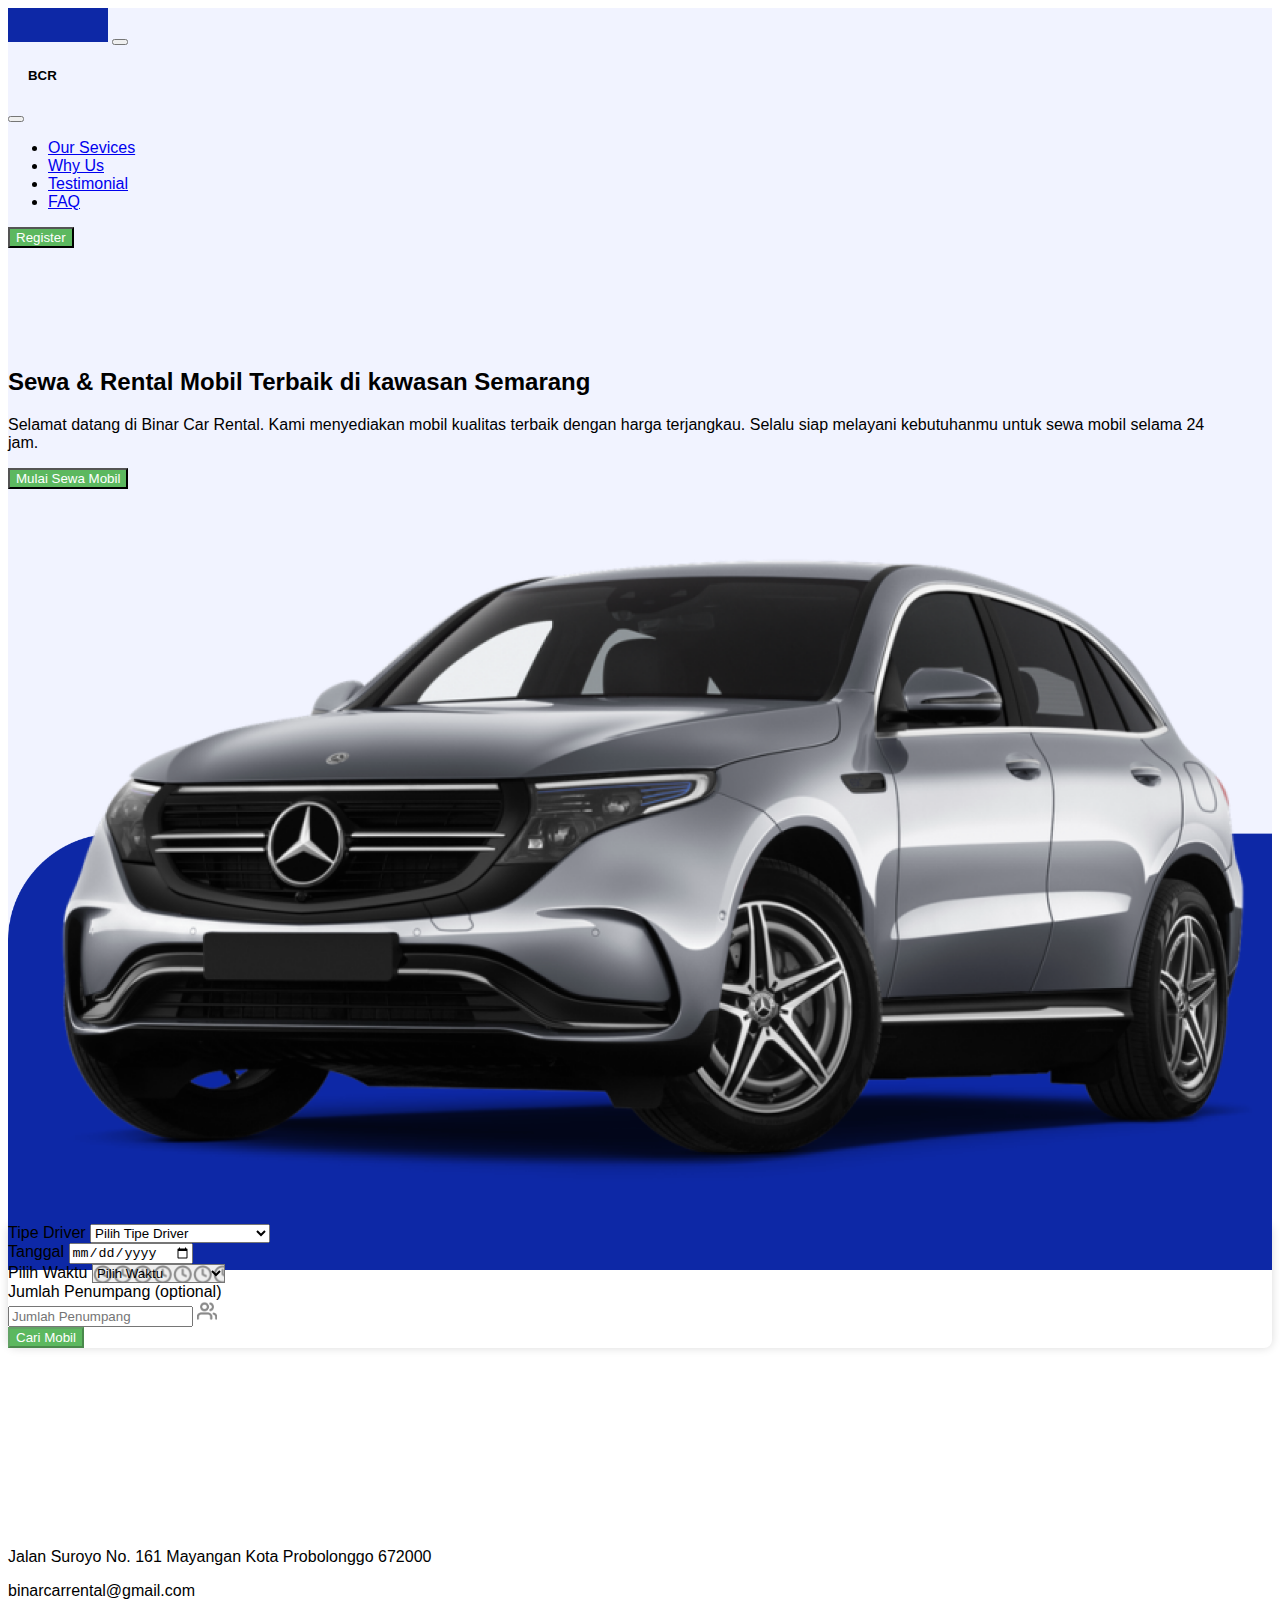
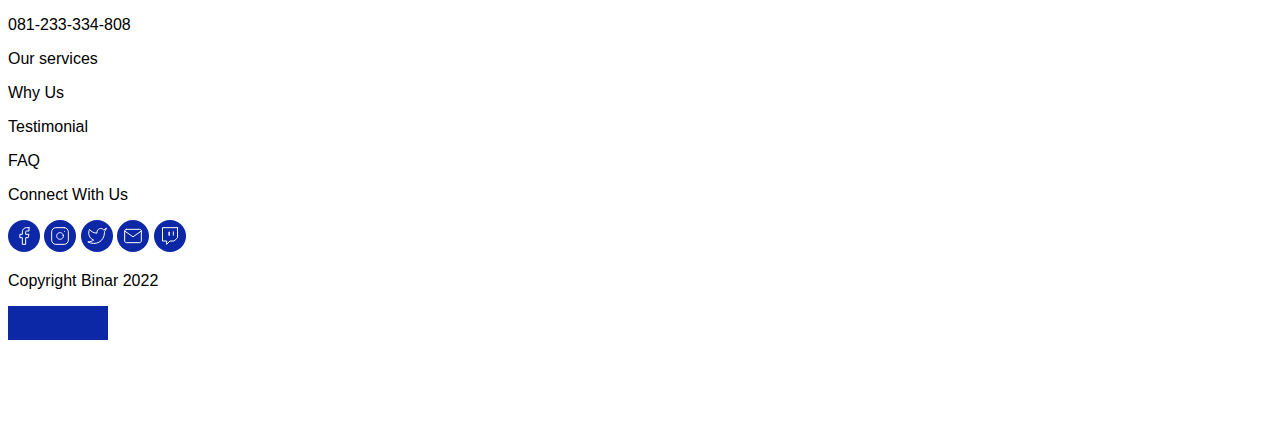
<file: public/cars.html>
<!DOCTYPE html>
<html lang="en">

<head>
    <meta charset="UTF-8">
    <meta http-equiv="X-UA-Compatible" content="IE=edge">
    <meta name="viewport" content="width=device-width, initial-scale=1.0">
    <title>BCR - Binar Car Rental</title>

    <!-- Boostrap -->
    <link href="https://cdn.jsdelivr.net/npm/bootstrap@5.3.0-alpha1/dist/css/bootstrap.min.css" rel="stylesheet" integrity="sha384-GLhlTQ8iRABdZLl6O3oVMWSktQOp6b7In1Zl3/Jr59b6EGGoI1aFkw7cmDA6j6gD" crossorigin="anonymous">

    <!-- Nice Select -->
    <link rel="stylesheet" href="scripts/nice-select2/dist/css/nice-select2.css">

    <!-- Custom CSS -->
    <link rel="stylesheet" href="css/style.css">
</head>

<body>
    <main>
        <!-- Navbar -->
        <nav class="navbar navbar-expand-lg bg-transparent">
            <div class="container">
                <a href="index.html"><img class="navbar-brand" src="images/logo.png" alt="" style="width: 100px; height: 34px;"></a>
                <button class="btn btn-white navbar-toggler" type="button" data-bs-toggle="offcanvas" data-bs-target="#offcanvasRight" aria-controls="offcanvasRight"><span
                        class="navbar-toggler-icon"></span></button>
                <div class="offcanvas offcanvas-end" tabindex="-1" id="offcanvasRight" aria-labelledby="offcanvasRightLabel">
                    <div class="offcanvas-header">
                        <h5 class="offcanvas-title fw-bold" style="margin-left: 20px;" id="offcanvasRightLabel">BCR</h5>
                        <button type="button" class="btn-close" data-bs-dismiss="offcanvas" aria-label="Close"></button>
                    </div>
                    <div class="offcanvas-body justify-content-end">
                        <ul class="navbar-nav mr-2 mb-lg-0">
                            <li class="nav-item mx-3 my-1"><a class="nav-link" href="#ourservices">Our Sevices</a></li>
                            <li class="nav-item mx-3 my-1"><a class="nav-link ml" href="#whyus">Why Us</a></li>
                            <li class="nav-item mx-3 my-1"><a class="nav-link" href="#testimonial">Testimonial</a></li>
                            <li class="nav-item mx-3 my-1"><a class="nav-link" href="#faq">FAQ</a></li>
                        </ul><button class="btn btn-register mx-3 my-1">Register</button>
                    </div>
                </div>
            </div>
        </nav>
        <!-- Main Section -->
        <section class="mobil">
            <div class="container-xxl">
                <div class="row">
                    <!-- <div class="col-lg-1 col-xxl-1 col-md-1">
                    </div> -->
                    <div class="col-lg-5  mx-lg-5 col-xl-5 col-xxl-5 mx-md-0 " style="padding-top: 100px;">
                        <h2 class="fw-bold" style="padding-right: 10px;">Sewa & Rental Mobil Terbaik di kawasan Semarang</h2>
                        <p style="padding-right: 40px;">Selamat datang di Binar Car Rental. Kami menyediakan mobil kualitas terbaik dengan harga terjangkau. Selalu siap melayani kebutuhanmu untuk sewa mobil selama 24 jam. </p><button class="btn btn-utama">Mulai Sewa Mobil</button>
                    </div>
                    <div class="col-lg-5 col-xl-6 col-xxl-6 mt-lg-3" style="padding-top: 50px; "><img class="" width="100%" src="images/img_car.png" alt=""></div>
                </div>
            </div>
        </section>
    </main>

    <!-- Search -->
    <section class="search">
        <div class="container">
            <div class="row">
                <div class="col-lg-12 col-12">
                    <div class="row search__card mx-lg-5 py-3 px-4">
                        <div class="col-lg-auto col-xl-2 col-xxl-3 col-md-auto">
                            <label>Tipe Driver</label>
                            <select class="form-select" aria-label="Default select example" id="tipeDriver">
                                    <option value="default" selected>Pilih Tipe Driver &nbsp; &nbsp; &nbsp; &nbsp; </option>
                                    <option value="true">Dengan Supir</option>
                                    <option value="false">Tanpa Supir (Lepas Kunci)</option>
                            </select>
                        </div>
                        <div class="col-lg-auto col-xl-auto col-md-auto">
                            <label>Tanggal</label>
                            <input type="date" class="form-control" placeholder="Pilih Tanggal" id="tanggal">
                        </div>
                        <div class="col-lg-auto col-xl-auto col-md-auto search__time">
                            <labe>Pilih Waktu</labe>
                            <select class="form-select" aria-label="Default select example" id="waktuJemput">
                                    <option value="false" selected>Pilih Waktu &nbsp; &nbsp; &nbsp; &nbsp; &nbsp; &nbsp;</option>
                                    <option value="08:00">08.00 WIB</option>
                                    <option value="09:00">09.00 WIB</option>
                                    <option value="10:00">10.00 WIB</option>
                                    <option value="11:00">11.00 WIB</option>
                                    <option value="12:00">12.00 WIB</option>
                                  </select>

                        </div>
                        <div class="col-lg-auto col-xl-auto col-md-auto">
                            <label class="fw-light">Jumlah Penumpang (optional)</label>
                            <div class="input-group">
                                <input type="search" class="form-control border-end-0" placeholder="Jumlah Penumpang" id="jumlahPenumpang" >
                                <span class="input-group-text bg-white">
                                  <img src="images/fi_users.png" width="20px" alt="">
                                </span>
                            </div>
                        </div>
                        <div class="col-lg-2 col-xl-auto col-md-2  pt-4">
                            <button class="btn btn-utama" id="load-btn">Cari Mobil</button>
                        </div>
                    </div>
                </div>
            </div>
        </div>
    </section>

    <section class="cars">
        <div class="container">
            <div class="row justify-content-center">
                <div class="col-lg-11 ">
                    <div class="row" id="cars-container">
                        <!-- <div class="col-lg-4">
                            <div class="card  px-2 py-4">
                                <img src="images/cars.png" class="card-img-top mt-4 text-center">
                                <div class="card-body">
                                    <h5 class="card-title fs-6">Nama/Tipe Mobil</h5>
                                    <h5 class="card-title fs-5 fw-bold">Rp 430.000 / hari</h5>
                                    <p class="cars__p">Lorem ipsum dolor sit amet, consectetur adipiscing elit, sed do eiusmod tempor incididunt ut labore et dolore magna aliqua. </p>
                                    <div class="row">
                                        <div class="col-1">
                                            <img src="images/fi_users1.png" width="20px" alt="" srcset="">
                                        </div>
                                        <div class="col-10 ms-lg-2">
                                            4 orang
                                        </div>
                                    </div>
                                    <div class="row mt-2">
                                        <div class="col-1">
                                            <img src="images/fi_settings.png" width="20px" alt="" srcset="">
                                        </div>
                                        <div class="col-10 ms-lg-2">
                                            Manual
                                        </div>
                                    </div>
                                    <div class="row mt-2 mb-4">
                                        <div class="col-1">
                                            <img src="images/fi_calendar.png" width="20px" alt="" srcset="">
                                        </div>
                                        <div class="col-10 ms-lg-2">
                                            Tahun 2020
                                        </div>
                                    </div>

                                    <a href="#" class="btn btn-utama" style="width:100%">Go somewhere</a>
                                </div>
                            </div>
                        </div> -->
                    </div>
                </div>
            </div>
        </div>
        </div>
    </section>

    <!-- Footer -->
    <footer>
        <div class="container">
            <div class="row">
                <div class="col-md-3 mx-auto">
                    <p class="fw-light">Jalan Suroyo No. 161 Mayangan Kota Probolonggo 672000 </p>
                    <p class="fw-light">binarcarrental@gmail.com </p class="fw-light">
                    <p>081-233-334-808</p>
                </div>
                <div class="col-md-3 mx-auto">
                    <p>Our services</p>
                    <p>Why Us</p>
                    <p>Testimonial</p>
                    <p>FAQ</p>
                </div>
                <div class="col-md-3 mx-auto">
                    <p class="fw-light">Connect With Us</p>
                    <p><img class="mx-1" src="images/icon_facebook.svg" alt="">
                        <img class="mx-1" src="images/icon_instagram.svg" alt="">
                        <img class="mx-1" src="images/icon_twitter.svg" alt="">
                        <img class="mx-1" src="images/icon_mail.svg" alt="">
                        <img class="mx-1" src="images/icon_twitch.svg" alt="">
                    </p>
                </div>
                <div class="col-md-3 mx-auto">
                    <p>Copyright Binar 2022</p><img src="images/logo.png" alt="" width="100px">
                </div>
            </div>
        </div>
    </footer>
    <!-- Script -->
    <script src="https://ajax.googleapis.com/ajax/libs/jquery/1.11.1/jquery.min.js"></script>
    <script src="scripts/nice-select2/dist/js/nice-select2.js"></script>
    <!-- Bootstrap -->
    <script src="https://cdn.jsdelivr.net/npm/@popperjs/core@2.11.6/dist/umd/popper.min.js " integrity="sha384-oBqDVmMz9ATKxIep9tiCxS/Z9fNfEXiDAYTujMAeBAsjFuCZSmKbSSUnQlmh/jp3 " crossorigin="anonymous ">
    </script>
    <script src="https://cdn.jsdelivr.net/npm/bootstrap@5.3.0-alpha1/dist/js/bootstrap.min.js " integrity="sha384-mQ93GR66B00ZXjt0YO5KlohRA5SY2XofN4zfuZxLkoj1gXtW8ANNCe9d5Y3eG5eD " crossorigin="anonymous ">
    </script>

    <!-- Example Javascript -->
    <script type="text/javascript" src="scripts/binar.js"></script>
    <script type="text/javascript" src="scripts/app.example.js"></script>
    <script type="text/javascript" src="scripts/car.example.js"></script>
    <script type="text/javascript" src="scripts/main.example.js"></script>
</body>

</html>
</file>
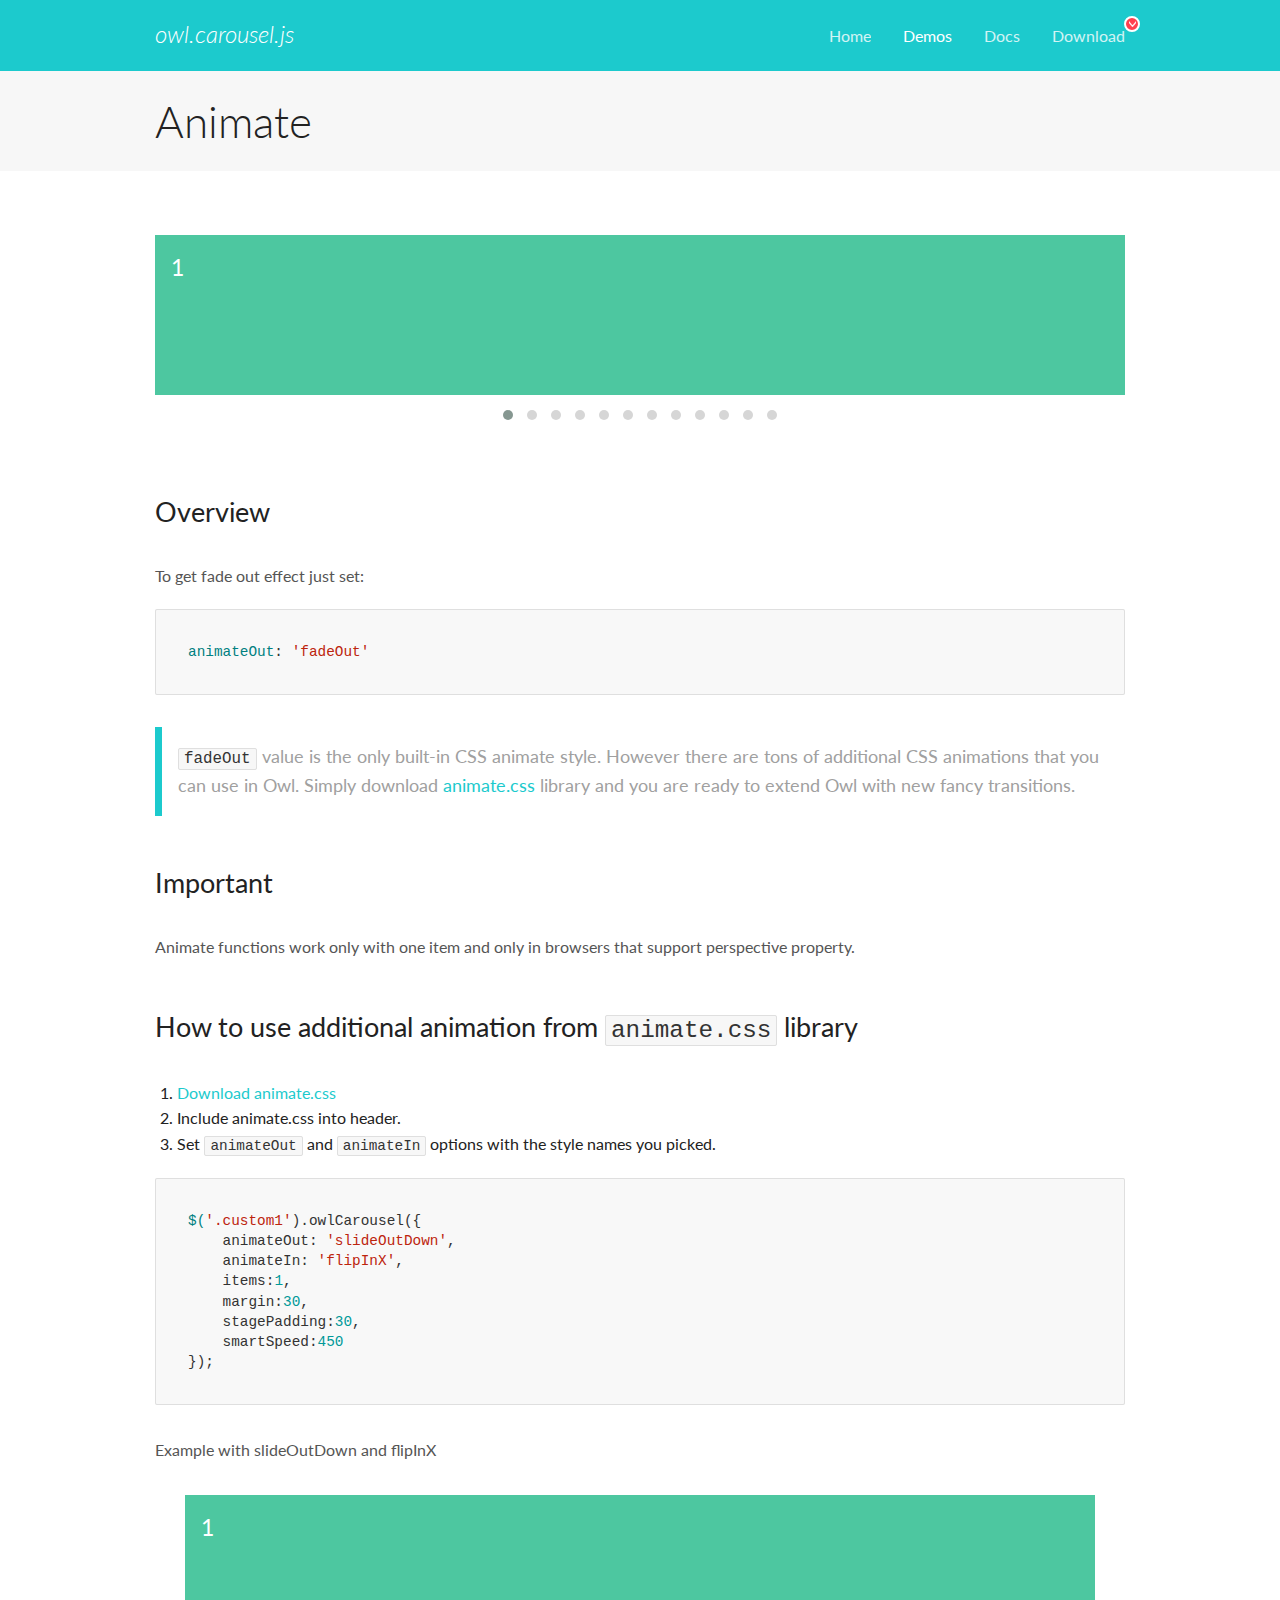
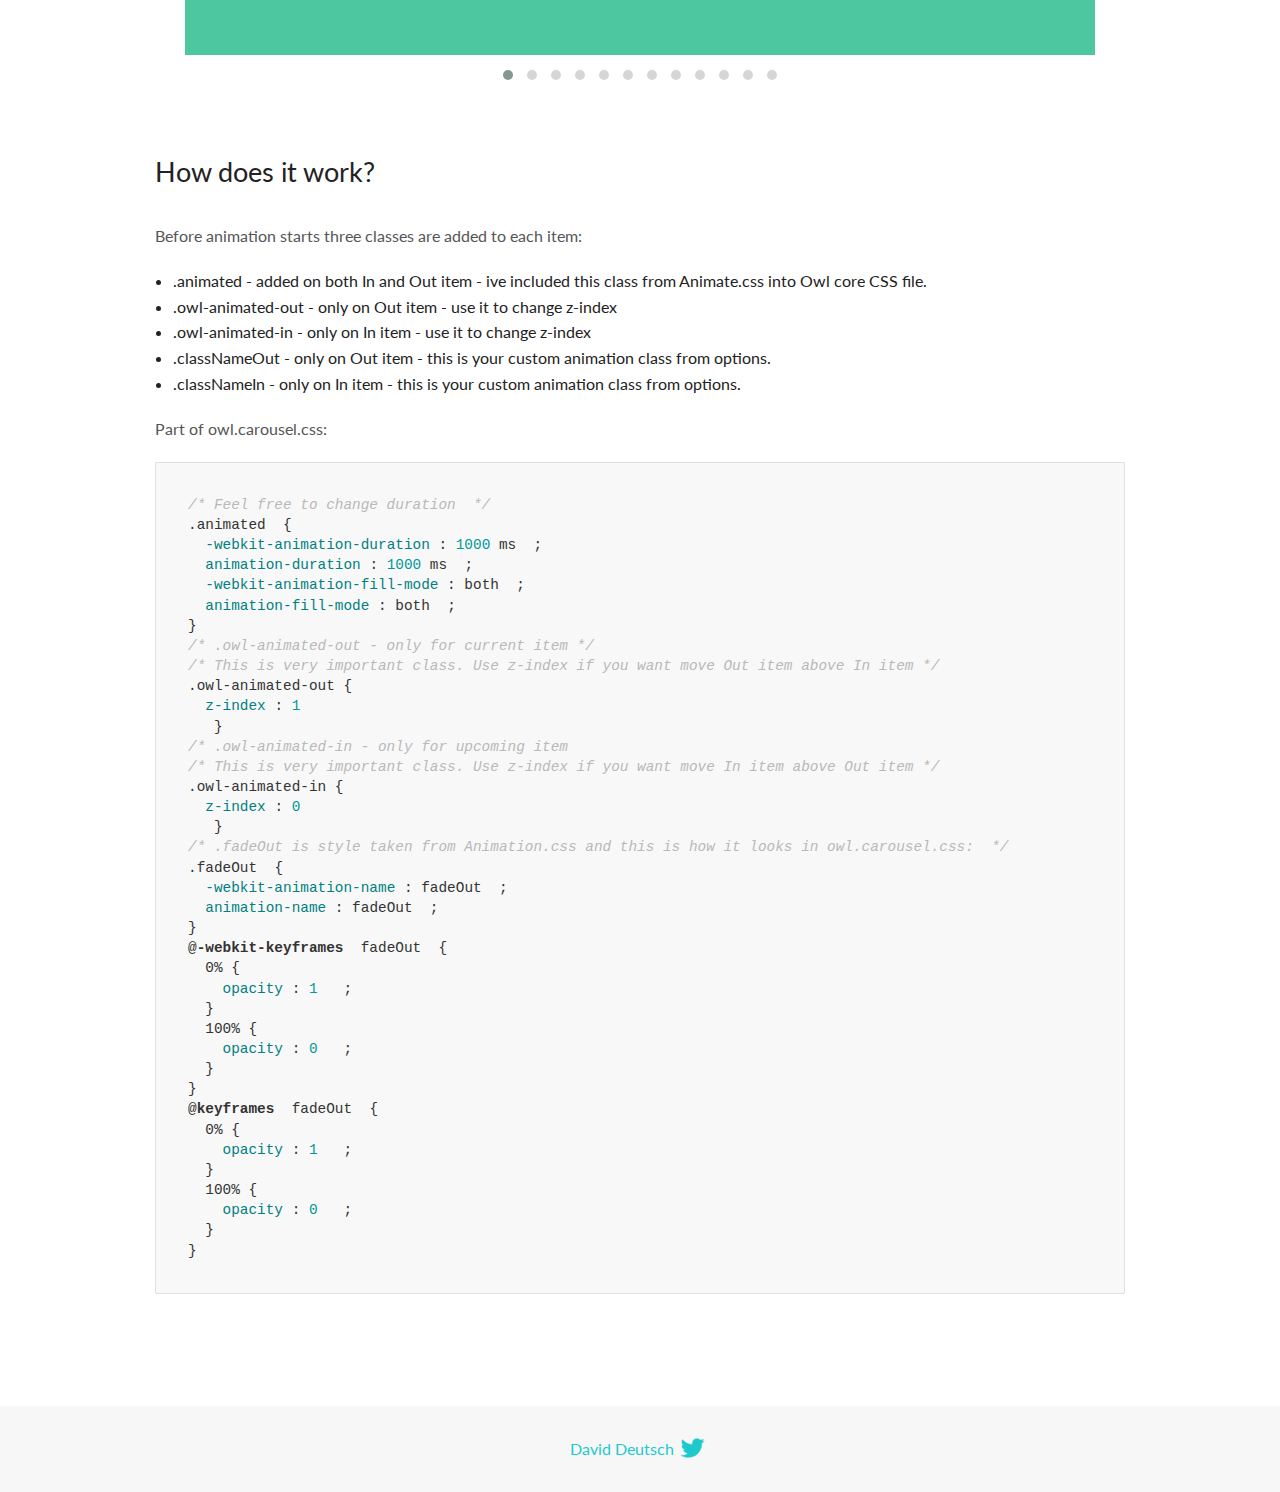
<file: public/scripts/OwlCarousel2-2.3.4/docs/demos/animate.html>
<!DOCTYPE html>
<html lang="en">
  <head>

    <!-- head -->
    <meta charset="utf-8">
    <meta name="msapplication-tap-highlight" content="no" />
    <meta name="viewport" content="width=device-width, initial-scale=1.0" />
    <meta name="description" content="Animate carousel">
    <meta name="author" content="David Deutsch">
    <title>
      Animate Demo | Owl Carousel | 2.3.4
    </title>

    <!-- Stylesheets -->
    <link href='https://fonts.googleapis.com/css?family=Lato:300,400,700,400italic,300italic' rel='stylesheet' type='text/css'>
    <link rel="stylesheet" href="../assets/css/docs.theme.min.css">

    <!-- Owl Stylesheets -->
    <link rel="stylesheet" href="../assets/owlcarousel/assets/owl.carousel.min.css">
    <link rel="stylesheet" href="../assets/owlcarousel/assets/owl.theme.default.min.css">

    <!-- HTML5 shim and Respond.js IE8 support of HTML5 elements and media queries -->

    <!--[if lt IE 9]>
      <script src="https://oss.maxcdn.com/libs/html5shiv/3.7.0/html5shiv.js"></script>
      <script src="https://oss.maxcdn.com/libs/respond.js/1.3.0/respond.min.js"></script>
    <![endif]-->

    <!-- Favicons -->
    <link rel="apple-touch-icon-precomposed" sizes="144x144" href="../assets/ico/apple-touch-icon-144-precomposed.png">
    <link rel="shortcut icon" href="../assets/ico/favicon.png">
    <link rel="shortcut icon" href="favicon.ico">

    <!-- Yeah i know js should not be in header. Its required for demos.-->

    <!-- javascript -->
    <script src="../assets/vendors/jquery.min.js"></script>
    <script src="../assets/owlcarousel/owl.carousel.js"></script>
  </head>
  <body>

    <!-- header -->
    <header class="header">
      <div class="row">
        <div class="large-12 columns">
          <div class="brand left">
            <h3>
              <a href="/OwlCarousel2/">owl.carousel.js</a> 
            </h3>
          </div>
          <a id="toggle-nav" class="right">
            <span></span> <span></span> <span></span> 
          </a> 
          <div class="nav-bar">
            <ul class="clearfix">
              <li> <a href="/OwlCarousel2/index.html">Home</a>  </li>
              <li class="active">
                <a href="/OwlCarousel2/demos/demos.html">Demos</a> 
              </li>
              <li> <a href="/OwlCarousel2/docs/started-welcome.html">Docs</a>  </li>
              <li>
                <a href="https://github.com/OwlCarousel2/OwlCarousel2/archive/2.3.4.zip">Download</a> 
                <span class="download"></span> 
              </li>
            </ul>
          </div>
        </div>
      </div>
    </header>

    <!-- title -->
    <section class="title">
      <div class="row">
        <div class="large-12 columns">
          <h1>Animate</h1>
        </div>
      </div>
    </section>

    <!--  Demos -->
    <section id="demos">
      <div class="row">
        <div class="large-12 columns">
          <div class="fadeOut owl-carousel owl-theme">
            <div class="item">
              <h4>1</h4>
            </div>
            <div class="item">
              <h4>2</h4>
            </div>
            <div class="item">
              <h4>3</h4>
            </div>
            <div class="item">
              <h4>4</h4>
            </div>
            <div class="item">
              <h4>5</h4>
            </div>
            <div class="item">
              <h4>6</h4>
            </div>
            <div class="item">
              <h4>7</h4>
            </div>
            <div class="item">
              <h4>8</h4>
            </div>
            <div class="item">
              <h4>9</h4>
            </div>
            <div class="item">
              <h4>10</h4>
            </div>
            <div class="item">
              <h4>11</h4>
            </div>
            <div class="item">
              <h4>12</h4>
            </div>
          </div>
          <h3 id="overview">Overview</h3>
          <p>To get fade out effect just set:</p>
          <pre><code>animateOut: &#39;fadeOut&#39;</code></pre>
          <blockquote>
            <p><code>fadeOut</code> value is the only built-in CSS animate style. However there are tons of additional CSS animations that you can use in Owl. Simply download
              <a href="https://daneden.github.io/animate.css/">animate.css</a>  library and you are ready to extend Owl with new fancy transitions.</p>
          </blockquote>
          <h3 id="important">Important</h3>
          <p>Animate functions work only with one item and only in browsers that support perspective property.</p>
          <h3 id="how-to-use-additional-animation-from-animate-css-library">How to use additional animation from <code>animate.css</code> library</h3>
          <ol>
            <li> <a href="https://daneden.github.io/animate.css/">Download animate.css</a>  </li>
            <li>Include animate.css into header.</li>
            <li>Set <code>animateOut</code> and <code>animateIn</code> options with the style names you picked.</li>
          </ol>
          <pre><code>$(&#39;.custom1&#39;).owlCarousel({
    animateOut: &#39;slideOutDown&#39;,
    animateIn: &#39;flipInX&#39;,
    items:1,
    margin:30,
    stagePadding:30,
    smartSpeed:450
});</code></pre>
          <p>Example with slideOutDown and flipInX</p>
          <div class="custom1 owl-carousel owl-theme">
            <div class="item">
              <h4>1</h4>
            </div>
            <div class="item">
              <h4>2</h4>
            </div>
            <div class="item">
              <h4>3</h4>
            </div>
            <div class="item">
              <h4>4</h4>
            </div>
            <div class="item">
              <h4>5</h4>
            </div>
            <div class="item">
              <h4>6</h4>
            </div>
            <div class="item">
              <h4>7</h4>
            </div>
            <div class="item">
              <h4>8</h4>
            </div>
            <div class="item">
              <h4>9</h4>
            </div>
            <div class="item">
              <h4>10</h4>
            </div>
            <div class="item">
              <h4>11</h4>
            </div>
            <div class="item">
              <h4>12</h4>
            </div>
          </div>
          <h3 id="how-does-it-work-">How does it work?</h3>
          <p>Before animation starts three classes are added to each item:</p>
          <ul>
            <li>.animated - added on both In and Out item - ive included this class from Animate.css into Owl core CSS file.</li>
            <li>.owl-animated-out - only on Out item - use it to change z-index</li>
            <li>.owl-animated-in - only on In item - use it to change z-index</li>
            <li>.classNameOut - only on Out item - this is your custom animation class from options.</li>
            <li>.classNameIn - only on In item - this is your custom animation class from options.</li>
          </ul>
          <p>Part of owl.carousel.css:</p>
          <pre><code class="language-css"><span class="comment">/* Feel free to change duration  */</span> 
<span class="class">.animated</span>  <span class="rules">{
  <span class="rule"><span class="attribute">-webkit-animation-duration</span> :<span class="value"> <span class="number">1000</span> ms</span> </span> ;
  <span class="rule"><span class="attribute">animation-duration</span> :<span class="value"> <span class="number">1000</span> ms</span> </span> ;
  <span class="rule"><span class="attribute">-webkit-animation-fill-mode</span> :<span class="value"> both</span> </span> ;
  <span class="rule"><span class="attribute">animation-fill-mode</span> :<span class="value"> both</span> </span> ;
<span class="rule">}</span> </span> 
<span class="comment">/* .owl-animated-out - only for current item */</span> 
<span class="comment">/* This is very important class. Use z-index if you want move Out item above In item */</span> 
<span class="class">.owl-animated-out</span> <span class="rules">{
  <span class="rule"><span class="attribute">z-index</span> :<span class="value"> <span class="number">1</span> 
</span> </span> </span> }
<span class="comment">/* .owl-animated-in - only for upcoming item
/* This is very important class. Use z-index if you want move In item above Out item */</span> 
<span class="class">.owl-animated-in</span> <span class="rules">{
  <span class="rule"><span class="attribute">z-index</span> :<span class="value"> <span class="number">0</span> 
</span> </span> </span> }
<span class="comment">/* .fadeOut is style taken from Animation.css and this is how it looks in owl.carousel.css:  */</span> 
<span class="class">.fadeOut</span>  <span class="rules">{
  <span class="rule"><span class="attribute">-webkit-animation-name</span> :<span class="value"> fadeOut</span> </span> ;
  <span class="rule"><span class="attribute">animation-name</span> :<span class="value"> fadeOut</span> </span> ;
<span class="rule">}</span> </span> 
<span class="at_rule">@<span class="keyword">-webkit-keyframes</span>  fadeOut </span> {
  0% <span class="rules">{
    <span class="rule"><span class="attribute">opacity</span> :<span class="value"> <span class="number">1</span> </span> </span> ;
  <span class="rule">}</span> </span> 
  100% <span class="rules">{
    <span class="rule"><span class="attribute">opacity</span> :<span class="value"> <span class="number">0</span> </span> </span> ;
  <span class="rule">}</span> </span> 
}
<span class="at_rule">@<span class="keyword">keyframes</span>  fadeOut </span> {
  0% <span class="rules">{
    <span class="rule"><span class="attribute">opacity</span> :<span class="value"> <span class="number">1</span> </span> </span> ;
  <span class="rule">}</span> </span> 
  100% <span class="rules">{
    <span class="rule"><span class="attribute">opacity</span> :<span class="value"> <span class="number">0</span> </span> </span> ;
  <span class="rule">}</span> </span> 
}</code></pre>
          <link rel="stylesheet" href="../assets/css/animate.css">
          <script>
            jQuery(document).ready(function($) {
              $('.fadeOut').owlCarousel({
                items: 1,
                animateOut: 'fadeOut',
                loop: true,
                margin: 10,
              });
              $('.custom1').owlCarousel({
                animateOut: 'slideOutDown',
                animateIn: 'flipInX',
                items: 1,
                margin: 30,
                stagePadding: 30,
                smartSpeed: 450
              });
            });
          </script>
        </div>
      </div>
    </section>

    <!-- footer -->
    <footer class="footer">
      <div class="row">
        <div class="large-12 columns">
          <h5>
            <a href="/OwlCarousel2/docs/support-contact.html">David Deutsch</a> 
            <a id="custom-tweet-button" href="https://twitter.com/share?url=https://github.com/OwlCarousel2/OwlCarousel2&text=Owl Carousel - This is so awesome! " target="_blank"></a> 
          </h5>
        </div>
      </div>
    </footer>

    <!-- vendors -->
    <script src="../assets/vendors/highlight.js"></script>
    <script src="../assets/js/app.js"></script>
  </body>
</html>
</file>
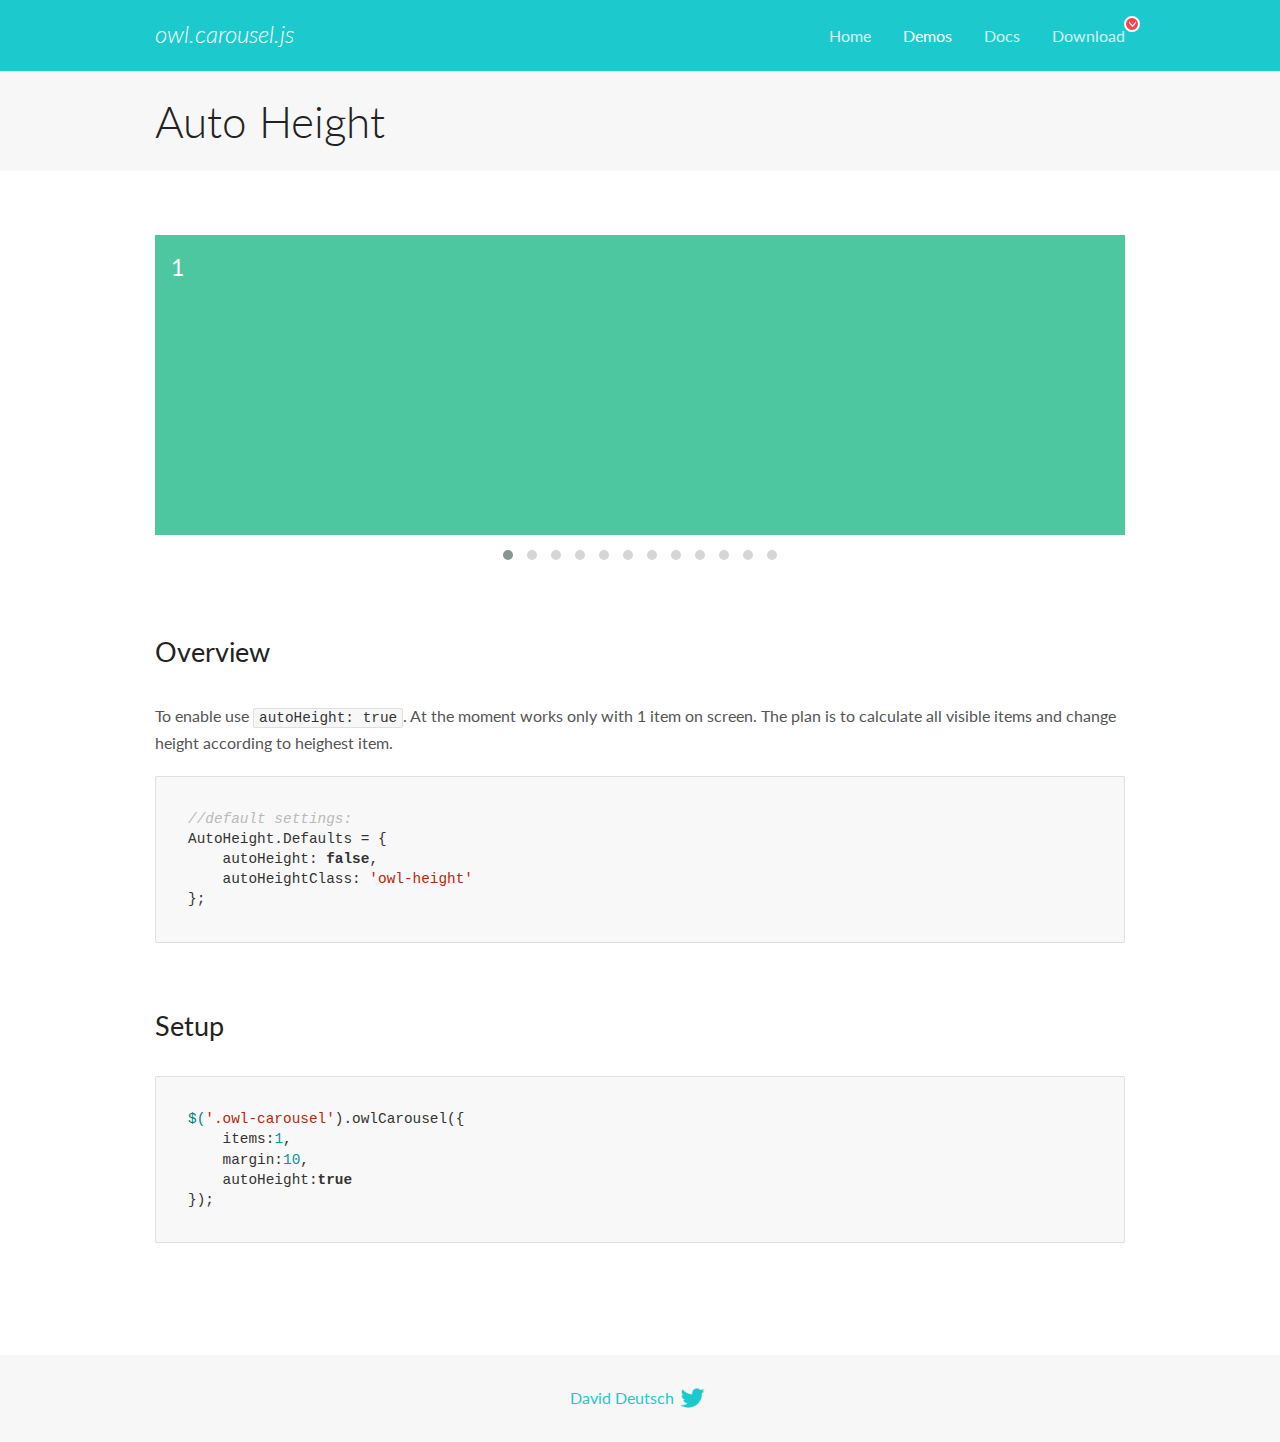
<file: public/scripts/OwlCarousel2-2.3.4/docs/demos/autoheight.html>
<!DOCTYPE html>
<html lang="en">
  <head>

    <!-- head -->
    <meta charset="utf-8">
    <meta name="msapplication-tap-highlight" content="no" />
    <meta name="viewport" content="width=device-width, initial-scale=1.0" />
    <meta name="description" content="autoHeight usage demo">
    <meta name="author" content="David Deutsch">
    <title>
      Auto Height Demo | Owl Carousel | 2.3.4
    </title>

    <!-- Stylesheets -->
    <link href='https://fonts.googleapis.com/css?family=Lato:300,400,700,400italic,300italic' rel='stylesheet' type='text/css'>
    <link rel="stylesheet" href="../assets/css/docs.theme.min.css">

    <!-- Owl Stylesheets -->
    <link rel="stylesheet" href="../assets/owlcarousel/assets/owl.carousel.min.css">
    <link rel="stylesheet" href="../assets/owlcarousel/assets/owl.theme.default.min.css">

    <!-- HTML5 shim and Respond.js IE8 support of HTML5 elements and media queries -->

    <!--[if lt IE 9]>
      <script src="https://oss.maxcdn.com/libs/html5shiv/3.7.0/html5shiv.js"></script>
      <script src="https://oss.maxcdn.com/libs/respond.js/1.3.0/respond.min.js"></script>
    <![endif]-->

    <!-- Favicons -->
    <link rel="apple-touch-icon-precomposed" sizes="144x144" href="../assets/ico/apple-touch-icon-144-precomposed.png">
    <link rel="shortcut icon" href="../assets/ico/favicon.png">
    <link rel="shortcut icon" href="favicon.ico">

    <!-- Yeah i know js should not be in header. Its required for demos.-->

    <!-- javascript -->
    <script src="../assets/vendors/jquery.min.js"></script>
    <script src="../assets/owlcarousel/owl.carousel.js"></script>
  </head>
  <body>

    <!-- header -->
    <header class="header">
      <div class="row">
        <div class="large-12 columns">
          <div class="brand left">
            <h3>
              <a href="/OwlCarousel2/">owl.carousel.js</a> 
            </h3>
          </div>
          <a id="toggle-nav" class="right">
            <span></span> <span></span> <span></span> 
          </a> 
          <div class="nav-bar">
            <ul class="clearfix">
              <li> <a href="/OwlCarousel2/index.html">Home</a>  </li>
              <li class="active">
                <a href="/OwlCarousel2/demos/demos.html">Demos</a> 
              </li>
              <li> <a href="/OwlCarousel2/docs/started-welcome.html">Docs</a>  </li>
              <li>
                <a href="https://github.com/OwlCarousel2/OwlCarousel2/archive/2.3.4.zip">Download</a> 
                <span class="download"></span> 
              </li>
            </ul>
          </div>
        </div>
      </div>
    </header>

    <!-- title -->
    <section class="title">
      <div class="row">
        <div class="large-12 columns">
          <h1>Auto Height</h1>
        </div>
      </div>
    </section>

    <!--  Demos -->
    <section id="demos">
      <div class="row">
        <div class="large-12 columns">
          <div class="owl-carousel owl-theme">
            <div class="item" style="height:300px">
              <h4>1</h4>
            </div>
            <div class="item" style="height:100px">
              <h4>2</h4>
            </div>
            <div class="item" style="height:500px">
              <h4>3</h4>
            </div>
            <div class="item" style="height:250px">
              <h4>4</h4>
            </div>
            <div class="item" style="height:400px">
              <h4>5</h4>
            </div>
            <div class="item" style="height:500px">
              <h4>6</h4>
            </div>
            <div class="item" style="height:600px">
              <h4>7</h4>
            </div>
            <div class="item" style="height:400px">
              <h4>8</h4>
            </div>
            <div class="item" style="height:300px">
              <h4>9</h4>
            </div>
            <div class="item" style="height:350px">
              <h4>10</h4>
            </div>
            <div class="item" style="height:200px">
              <h4>11</h4>
            </div>
            <div class="item" style="height:150px">
              <h4>12</h4>
            </div>
          </div>
          <h3 id="overview">Overview</h3>
          <p>To enable use <code>autoHeight: true</code>. At the moment works only with 1 item on screen. The plan is to calculate all visible items and change height according to heighest item.</p>
          <pre><code>//default settings:
AutoHeight.Defaults = {
    autoHeight: false,
    autoHeightClass: &#39;owl-height&#39;
};</code></pre>
          <h3 id="setup">Setup</h3>
          <pre><code>$(&#39;.owl-carousel&#39;).owlCarousel({
    items:1,
    margin:10,
    autoHeight:true
});</code></pre>
          <script>
            $(document).ready(function() {
              $('.owl-carousel').owlCarousel({
                items: 1,
                margin: 10,
                autoHeight: true
              });
            })
          </script>
        </div>
      </div>
    </section>

    <!-- footer -->
    <footer class="footer">
      <div class="row">
        <div class="large-12 columns">
          <h5>
            <a href="/OwlCarousel2/docs/support-contact.html">David Deutsch</a> 
            <a id="custom-tweet-button" href="https://twitter.com/share?url=https://github.com/OwlCarousel2/OwlCarousel2&text=Owl Carousel - This is so awesome! " target="_blank"></a> 
          </h5>
        </div>
      </div>
    </footer>

    <!-- vendors -->
    <script src="../assets/vendors/highlight.js"></script>
    <script src="../assets/js/app.js"></script>
  </body>
</html>
</file>
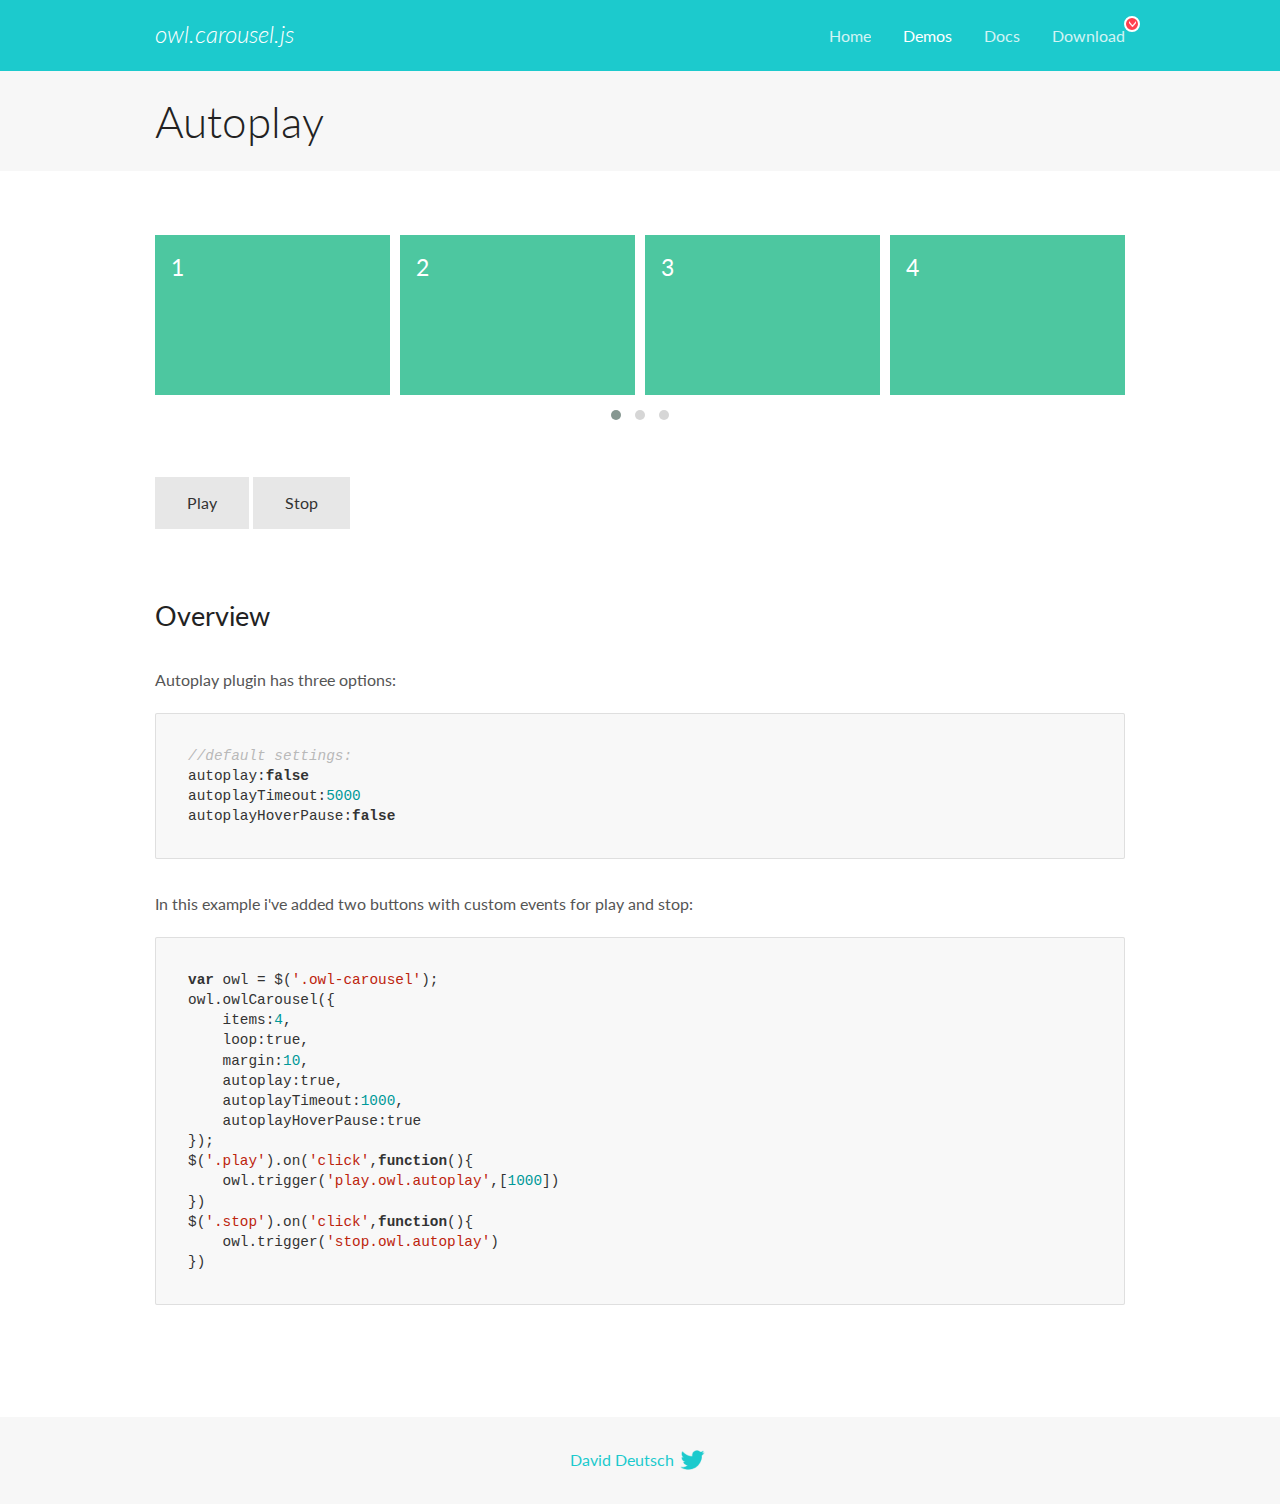
<file: public/scripts/OwlCarousel2-2.3.4/docs/demos/autoplay.html>
<!DOCTYPE html>
<html lang="en">
  <head>

    <!-- head -->
    <meta charset="utf-8">
    <meta name="msapplication-tap-highlight" content="no" />
    <meta name="viewport" content="width=device-width, initial-scale=1.0" />
    <meta name="description" content="Autoplay usage demo">
    <meta name="author" content="David Deutsch">
    <title>
      Autoplay Demo | Owl Carousel | 2.3.4
    </title>

    <!-- Stylesheets -->
    <link href='https://fonts.googleapis.com/css?family=Lato:300,400,700,400italic,300italic' rel='stylesheet' type='text/css'>
    <link rel="stylesheet" href="../assets/css/docs.theme.min.css">

    <!-- Owl Stylesheets -->
    <link rel="stylesheet" href="../assets/owlcarousel/assets/owl.carousel.min.css">
    <link rel="stylesheet" href="../assets/owlcarousel/assets/owl.theme.default.min.css">

    <!-- HTML5 shim and Respond.js IE8 support of HTML5 elements and media queries -->

    <!--[if lt IE 9]>
      <script src="https://oss.maxcdn.com/libs/html5shiv/3.7.0/html5shiv.js"></script>
      <script src="https://oss.maxcdn.com/libs/respond.js/1.3.0/respond.min.js"></script>
    <![endif]-->

    <!-- Favicons -->
    <link rel="apple-touch-icon-precomposed" sizes="144x144" href="../assets/ico/apple-touch-icon-144-precomposed.png">
    <link rel="shortcut icon" href="../assets/ico/favicon.png">
    <link rel="shortcut icon" href="favicon.ico">

    <!-- Yeah i know js should not be in header. Its required for demos.-->

    <!-- javascript -->
    <script src="../assets/vendors/jquery.min.js"></script>
    <script src="../assets/owlcarousel/owl.carousel.js"></script>
  </head>
  <body>

    <!-- header -->
    <header class="header">
      <div class="row">
        <div class="large-12 columns">
          <div class="brand left">
            <h3>
              <a href="/OwlCarousel2/">owl.carousel.js</a> 
            </h3>
          </div>
          <a id="toggle-nav" class="right">
            <span></span> <span></span> <span></span> 
          </a> 
          <div class="nav-bar">
            <ul class="clearfix">
              <li> <a href="/OwlCarousel2/index.html">Home</a>  </li>
              <li class="active">
                <a href="/OwlCarousel2/demos/demos.html">Demos</a> 
              </li>
              <li> <a href="/OwlCarousel2/docs/started-welcome.html">Docs</a>  </li>
              <li>
                <a href="https://github.com/OwlCarousel2/OwlCarousel2/archive/2.3.4.zip">Download</a> 
                <span class="download"></span> 
              </li>
            </ul>
          </div>
        </div>
      </div>
    </header>

    <!-- title -->
    <section class="title">
      <div class="row">
        <div class="large-12 columns">
          <h1>Autoplay</h1>
        </div>
      </div>
    </section>

    <!--  Demos -->
    <section id="demos">
      <div class="row">
        <div class="large-12 columns">
          <div class="owl-carousel owl-theme">
            <div class="item">
              <h4>1</h4>
            </div>
            <div class="item">
              <h4>2</h4>
            </div>
            <div class="item">
              <h4>3</h4>
            </div>
            <div class="item">
              <h4>4</h4>
            </div>
            <div class="item">
              <h4>5</h4>
            </div>
            <div class="item">
              <h4>6</h4>
            </div>
            <div class="item">
              <h4>7</h4>
            </div>
            <div class="item">
              <h4>8</h4>
            </div>
            <div class="item">
              <h4>9</h4>
            </div>
            <div class="item">
              <h4>10</h4>
            </div>
            <div class="item">
              <h4>11</h4>
            </div>
            <div class="item">
              <h4>12</h4>
            </div>
          </div>
          <a class="button secondary play">Play</a> 
          <a class="button secondary stop">Stop</a> 
          <h3 id="overview">Overview</h3>
          <p>Autoplay plugin has three options:</p>
          <pre><code>//default settings:
autoplay:false
autoplayTimeout:5000
autoplayHoverPause:false</code></pre>
          <p>In this example i&#39;ve added two buttons with custom events for play and stop:</p>
          <pre><code>var owl = $(&#39;.owl-carousel&#39;);
owl.owlCarousel({
    items:4,
    loop:true,
    margin:10,
    autoplay:true,
    autoplayTimeout:1000,
    autoplayHoverPause:true
});
$(&#39;.play&#39;).on(&#39;click&#39;,function(){
    owl.trigger(&#39;play.owl.autoplay&#39;,[1000])
})
$(&#39;.stop&#39;).on(&#39;click&#39;,function(){
    owl.trigger(&#39;stop.owl.autoplay&#39;)
})</code></pre>
          <script>
            $(document).ready(function() {
              var owl = $('.owl-carousel');
              owl.owlCarousel({
                items: 4,
                loop: true,
                margin: 10,
                autoplay: true,
                autoplayTimeout: 1000,
                autoplayHoverPause: true
              });
              $('.play').on('click', function() {
                owl.trigger('play.owl.autoplay', [1000])
              })
              $('.stop').on('click', function() {
                owl.trigger('stop.owl.autoplay')
              })
            })
          </script>
        </div>
      </div>
    </section>

    <!-- footer -->
    <footer class="footer">
      <div class="row">
        <div class="large-12 columns">
          <h5>
            <a href="/OwlCarousel2/docs/support-contact.html">David Deutsch</a> 
            <a id="custom-tweet-button" href="https://twitter.com/share?url=https://github.com/OwlCarousel2/OwlCarousel2&text=Owl Carousel - This is so awesome! " target="_blank"></a> 
          </h5>
        </div>
      </div>
    </footer>

    <!-- vendors -->
    <script src="../assets/vendors/highlight.js"></script>
    <script src="../assets/js/app.js"></script>
  </body>
</html>
</file>
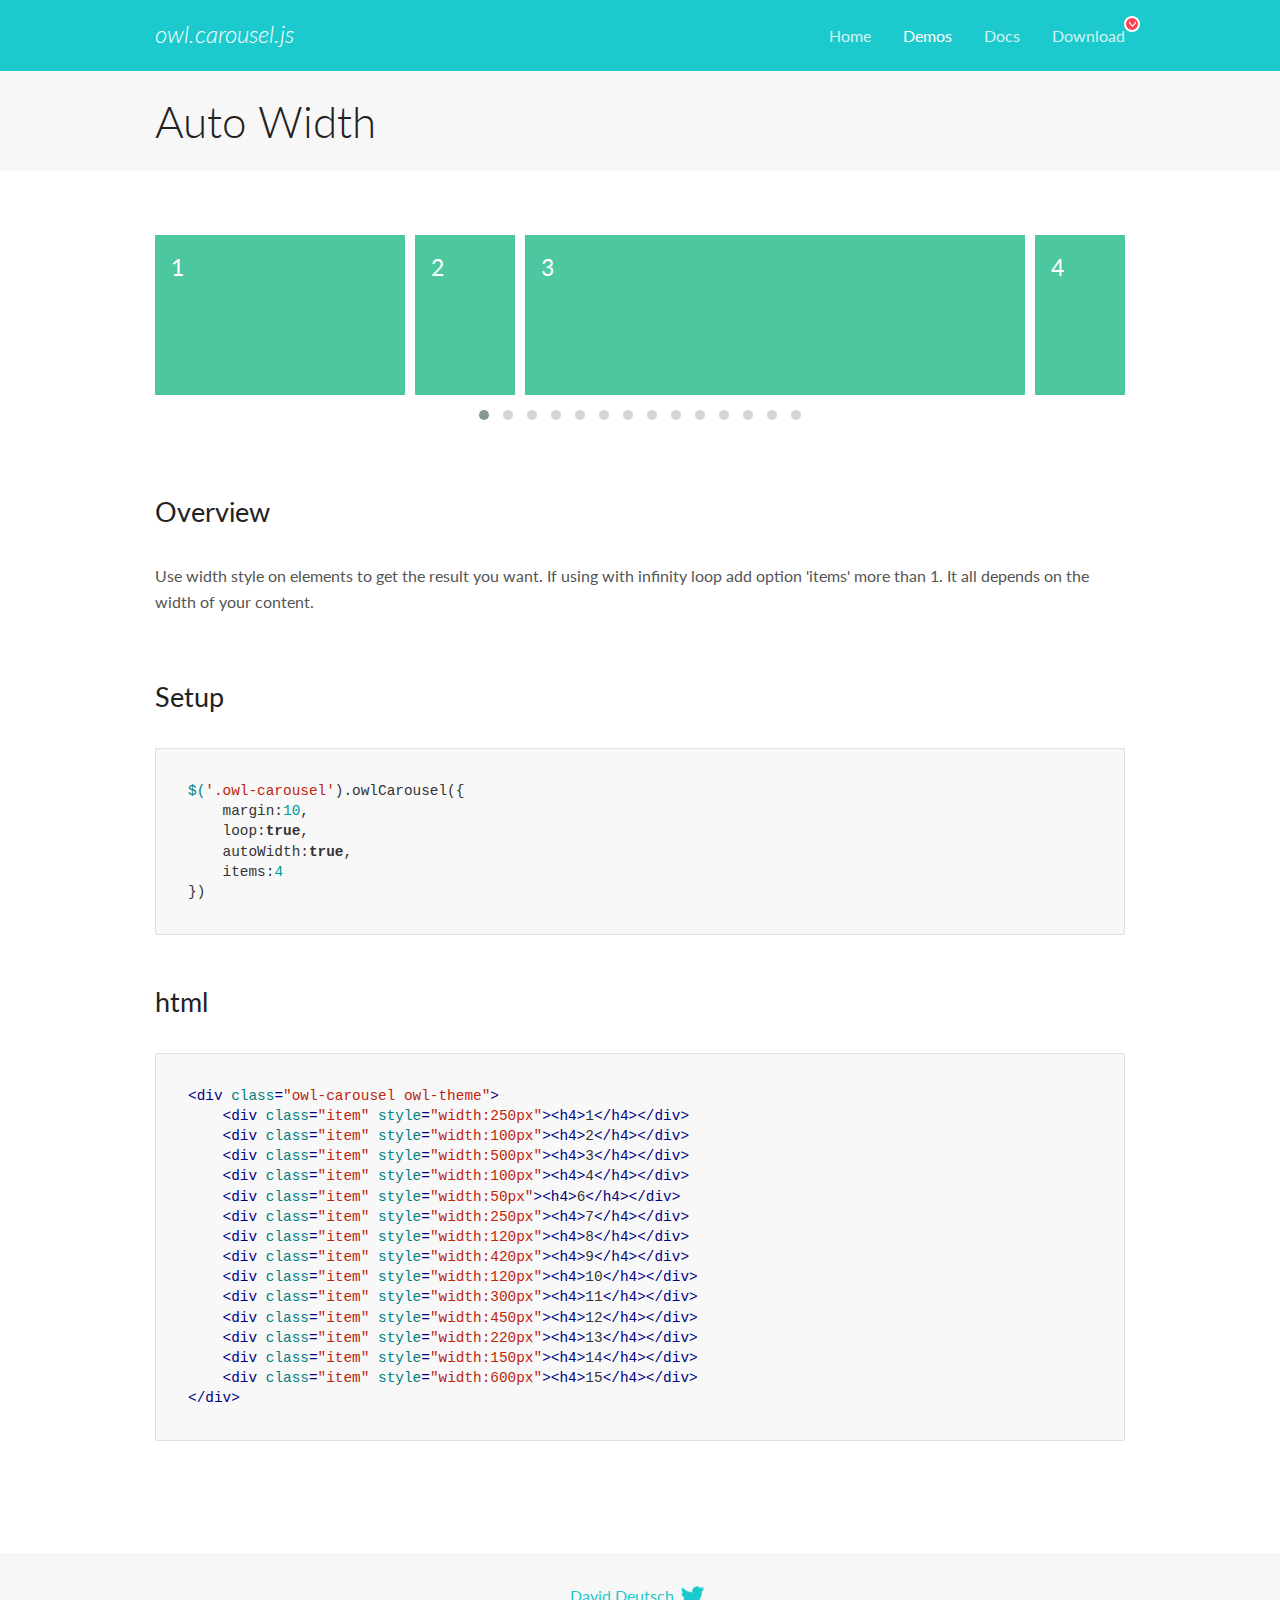
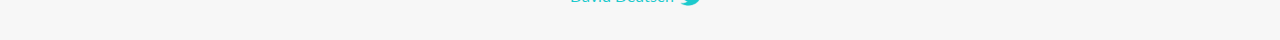
<file: public/scripts/OwlCarousel2-2.3.4/docs/demos/autowidth.html>
<!DOCTYPE html>
<html lang="en">
  <head>

    <!-- head -->
    <meta charset="utf-8">
    <meta name="msapplication-tap-highlight" content="no" />
    <meta name="viewport" content="width=device-width, initial-scale=1.0" />
    <meta name="description" content="Auto Width">
    <meta name="author" content="David Deutsch">
    <title>
      Auto Width Demo | Owl Carousel | 2.3.4
    </title>

    <!-- Stylesheets -->
    <link href='https://fonts.googleapis.com/css?family=Lato:300,400,700,400italic,300italic' rel='stylesheet' type='text/css'>
    <link rel="stylesheet" href="../assets/css/docs.theme.min.css">

    <!-- Owl Stylesheets -->
    <link rel="stylesheet" href="../assets/owlcarousel/assets/owl.carousel.min.css">
    <link rel="stylesheet" href="../assets/owlcarousel/assets/owl.theme.default.min.css">

    <!-- HTML5 shim and Respond.js IE8 support of HTML5 elements and media queries -->

    <!--[if lt IE 9]>
      <script src="https://oss.maxcdn.com/libs/html5shiv/3.7.0/html5shiv.js"></script>
      <script src="https://oss.maxcdn.com/libs/respond.js/1.3.0/respond.min.js"></script>
    <![endif]-->

    <!-- Favicons -->
    <link rel="apple-touch-icon-precomposed" sizes="144x144" href="../assets/ico/apple-touch-icon-144-precomposed.png">
    <link rel="shortcut icon" href="../assets/ico/favicon.png">
    <link rel="shortcut icon" href="favicon.ico">

    <!-- Yeah i know js should not be in header. Its required for demos.-->

    <!-- javascript -->
    <script src="../assets/vendors/jquery.min.js"></script>
    <script src="../assets/owlcarousel/owl.carousel.js"></script>
  </head>
  <body>

    <!-- header -->
    <header class="header">
      <div class="row">
        <div class="large-12 columns">
          <div class="brand left">
            <h3>
              <a href="/OwlCarousel2/">owl.carousel.js</a> 
            </h3>
          </div>
          <a id="toggle-nav" class="right">
            <span></span> <span></span> <span></span> 
          </a> 
          <div class="nav-bar">
            <ul class="clearfix">
              <li> <a href="/OwlCarousel2/index.html">Home</a>  </li>
              <li class="active">
                <a href="/OwlCarousel2/demos/demos.html">Demos</a> 
              </li>
              <li> <a href="/OwlCarousel2/docs/started-welcome.html">Docs</a>  </li>
              <li>
                <a href="https://github.com/OwlCarousel2/OwlCarousel2/archive/2.3.4.zip">Download</a> 
                <span class="download"></span> 
              </li>
            </ul>
          </div>
        </div>
      </div>
    </header>

    <!-- title -->
    <section class="title">
      <div class="row">
        <div class="large-12 columns">
          <h1>Auto Width</h1>
        </div>
      </div>
    </section>

    <!--  Demos -->
    <section id="demos">
      <div class="row">
        <div class="large-12 columns">
          <div class="owl-carousel owl-theme">
            <div class="item" style="width:250px">
              <h4>1</h4>
            </div>
            <div class="item" style="width:100px">
              <h4>2</h4>
            </div>
            <div class="item" style="width:500px">
              <h4>3</h4>
            </div>
            <div class="item" style="width:100px">
              <h4>4</h4>
            </div>
            <div class="item" style="width:50px">
              <h4>6</h4>
            </div>
            <div class="item" style="width:250px">
              <h4>7</h4>
            </div>
            <div class="item" style="width:120px">
              <h4>8</h4>
            </div>
            <div class="item" style="width:420px">
              <h4>9</h4>
            </div>
            <div class="item" style="width:120px">
              <h4>10</h4>
            </div>
            <div class="item" style="width:300px">
              <h4>11</h4>
            </div>
            <div class="item" style="width:450px">
              <h4>12</h4>
            </div>
            <div class="item" style="width:220px">
              <h4>13</h4>
            </div>
            <div class="item" style="width:150px">
              <h4>14</h4>
            </div>
            <div class="item" style="width:600px">
              <h4>15</h4>
            </div>
          </div>
          <h3 id="overview">Overview</h3>
          <p>Use width style on elements to get the result you want. If using with infinity loop add option &#39;items&#39; more than 1. It all depends on the width of your content.</p>
          <h3 id="setup">Setup</h3>
          <pre><code>$(&#39;.owl-carousel&#39;).owlCarousel({
    margin:10,
    loop:true,
    autoWidth:true,
    items:4
})</code></pre>
          <h3 id="html">html</h3>
          <pre><code>&lt;div class=&quot;owl-carousel owl-theme&quot;&gt;
    &lt;div class=&quot;item&quot; style=&quot;width:250px&quot;&gt;&lt;h4&gt;1&lt;/h4&gt;&lt;/div&gt;
    &lt;div class=&quot;item&quot; style=&quot;width:100px&quot;&gt;&lt;h4&gt;2&lt;/h4&gt;&lt;/div&gt;
    &lt;div class=&quot;item&quot; style=&quot;width:500px&quot;&gt;&lt;h4&gt;3&lt;/h4&gt;&lt;/div&gt;
    &lt;div class=&quot;item&quot; style=&quot;width:100px&quot;&gt;&lt;h4&gt;4&lt;/h4&gt;&lt;/div&gt;
    &lt;div class=&quot;item&quot; style=&quot;width:50px&quot;&gt;&lt;h4&gt;6&lt;/h4&gt;&lt;/div&gt;
    &lt;div class=&quot;item&quot; style=&quot;width:250px&quot;&gt;&lt;h4&gt;7&lt;/h4&gt;&lt;/div&gt;
    &lt;div class=&quot;item&quot; style=&quot;width:120px&quot;&gt;&lt;h4&gt;8&lt;/h4&gt;&lt;/div&gt;
    &lt;div class=&quot;item&quot; style=&quot;width:420px&quot;&gt;&lt;h4&gt;9&lt;/h4&gt;&lt;/div&gt;
    &lt;div class=&quot;item&quot; style=&quot;width:120px&quot;&gt;&lt;h4&gt;10&lt;/h4&gt;&lt;/div&gt;
    &lt;div class=&quot;item&quot; style=&quot;width:300px&quot;&gt;&lt;h4&gt;11&lt;/h4&gt;&lt;/div&gt;
    &lt;div class=&quot;item&quot; style=&quot;width:450px&quot;&gt;&lt;h4&gt;12&lt;/h4&gt;&lt;/div&gt;
    &lt;div class=&quot;item&quot; style=&quot;width:220px&quot;&gt;&lt;h4&gt;13&lt;/h4&gt;&lt;/div&gt;
    &lt;div class=&quot;item&quot; style=&quot;width:150px&quot;&gt;&lt;h4&gt;14&lt;/h4&gt;&lt;/div&gt;
    &lt;div class=&quot;item&quot; style=&quot;width:600px&quot;&gt;&lt;h4&gt;15&lt;/h4&gt;&lt;/div&gt;
&lt;/div&gt;</code></pre>
          <script>
            $(document).ready(function() {
              $('.owl-carousel').owlCarousel({
                margin: 10,
                loop: true,
                autoWidth: true,
                items: 4
              })
            })
          </script>
        </div>
      </div>
    </section>

    <!-- footer -->
    <footer class="footer">
      <div class="row">
        <div class="large-12 columns">
          <h5>
            <a href="/OwlCarousel2/docs/support-contact.html">David Deutsch</a> 
            <a id="custom-tweet-button" href="https://twitter.com/share?url=https://github.com/OwlCarousel2/OwlCarousel2&text=Owl Carousel - This is so awesome! " target="_blank"></a> 
          </h5>
        </div>
      </div>
    </footer>

    <!-- vendors -->
    <script src="../assets/vendors/highlight.js"></script>
    <script src="../assets/js/app.js"></script>
  </body>
</html>
</file>
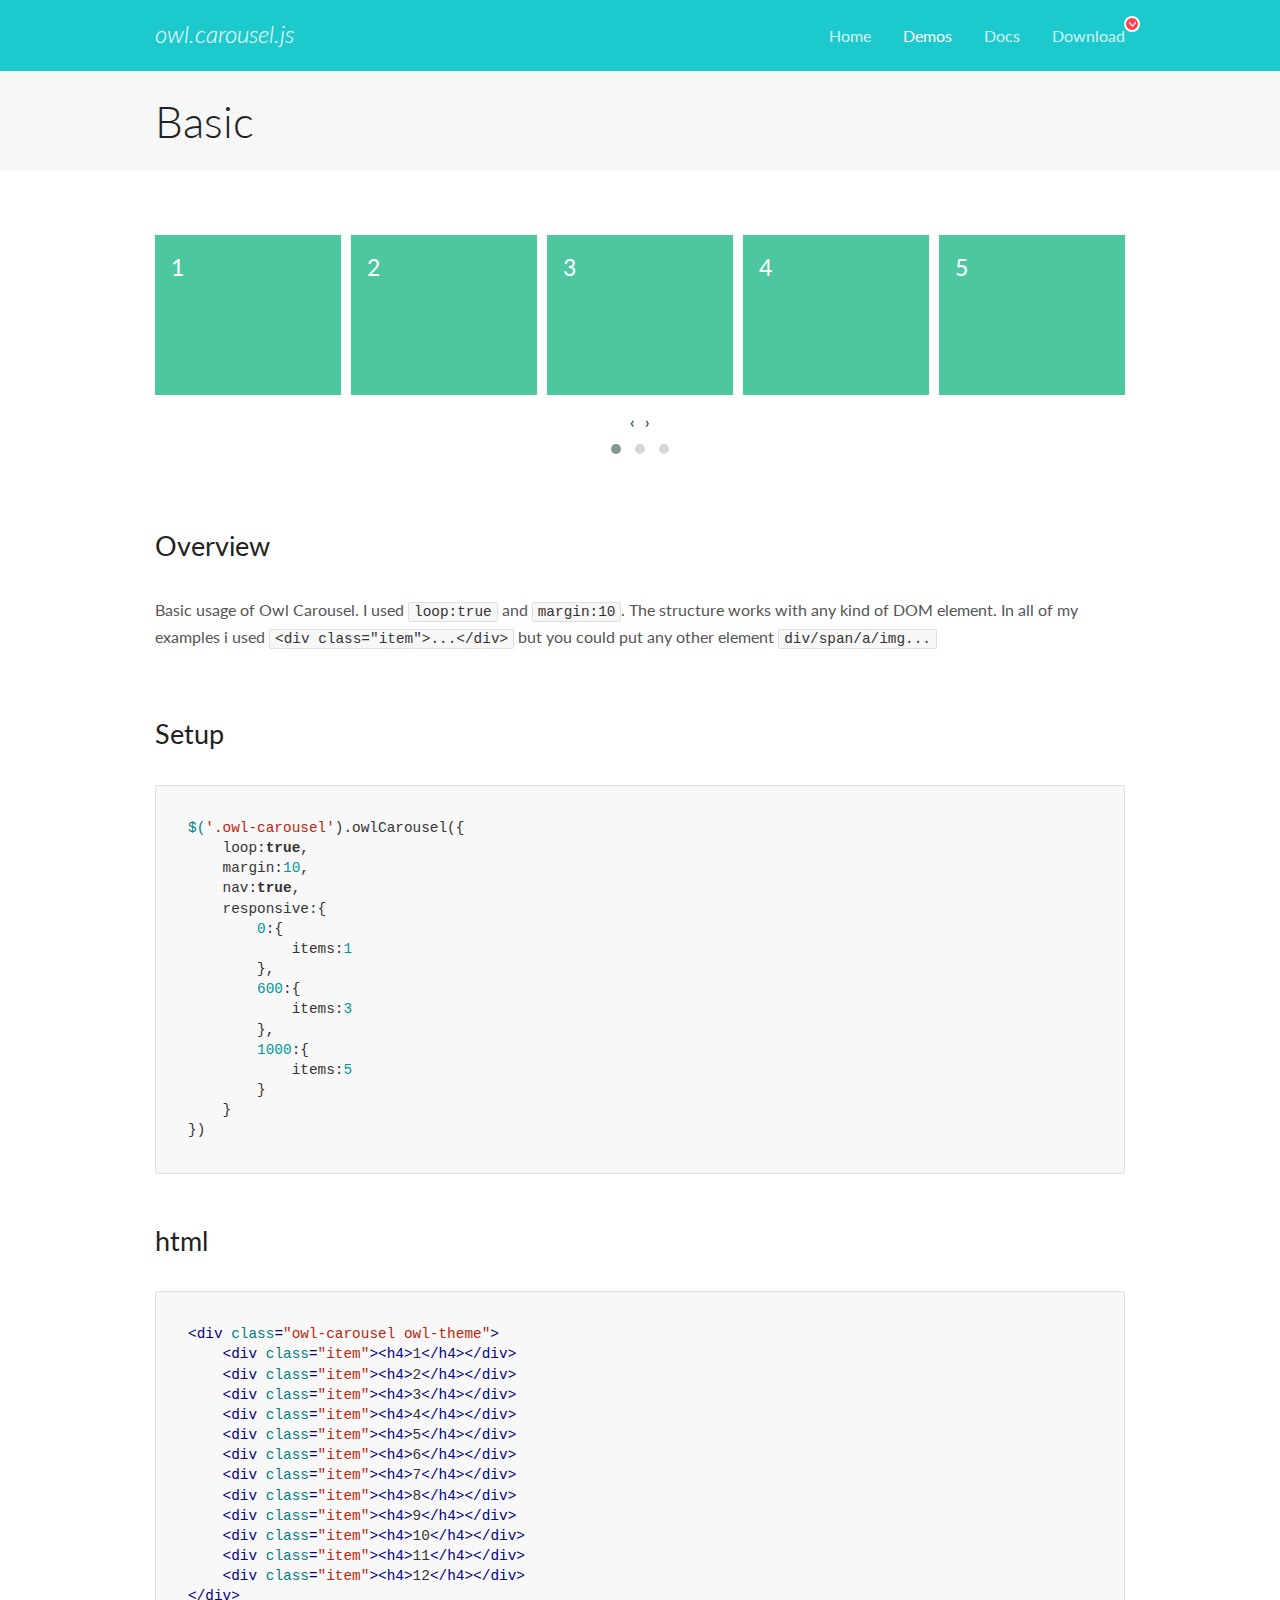
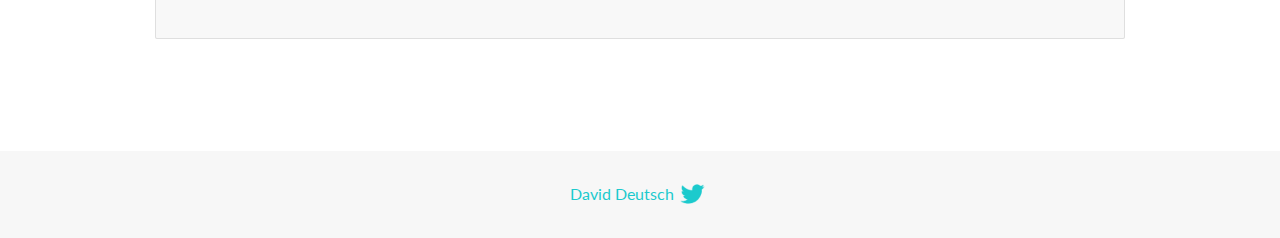
<file: public/scripts/OwlCarousel2-2.3.4/docs/demos/basic.html>
<!DOCTYPE html>
<html lang="en">
  <head>

    <!-- head -->
    <meta charset="utf-8">
    <meta name="msapplication-tap-highlight" content="no" />
    <meta name="viewport" content="width=device-width, initial-scale=1.0" />
    <meta name="description" content="Basic usage demo">
    <meta name="author" content="David Deutsch">
    <title>
      Basic Demo | Owl Carousel | 2.3.4
    </title>

    <!-- Stylesheets -->
    <link href='https://fonts.googleapis.com/css?family=Lato:300,400,700,400italic,300italic' rel='stylesheet' type='text/css'>
    <link rel="stylesheet" href="../assets/css/docs.theme.min.css">

    <!-- Owl Stylesheets -->
    <link rel="stylesheet" href="../assets/owlcarousel/assets/owl.carousel.min.css">
    <link rel="stylesheet" href="../assets/owlcarousel/assets/owl.theme.default.min.css">

    <!-- HTML5 shim and Respond.js IE8 support of HTML5 elements and media queries -->

    <!--[if lt IE 9]>
      <script src="https://oss.maxcdn.com/libs/html5shiv/3.7.0/html5shiv.js"></script>
      <script src="https://oss.maxcdn.com/libs/respond.js/1.3.0/respond.min.js"></script>
    <![endif]-->

    <!-- Favicons -->
    <link rel="apple-touch-icon-precomposed" sizes="144x144" href="../assets/ico/apple-touch-icon-144-precomposed.png">
    <link rel="shortcut icon" href="../assets/ico/favicon.png">
    <link rel="shortcut icon" href="favicon.ico">

    <!-- Yeah i know js should not be in header. Its required for demos.-->

    <!-- javascript -->
    <script src="../assets/vendors/jquery.min.js"></script>
    <script src="../assets/owlcarousel/owl.carousel.js"></script>
  </head>
  <body>

    <!-- header -->
    <header class="header">
      <div class="row">
        <div class="large-12 columns">
          <div class="brand left">
            <h3>
              <a href="/OwlCarousel2/">owl.carousel.js</a> 
            </h3>
          </div>
          <a id="toggle-nav" class="right">
            <span></span> <span></span> <span></span> 
          </a> 
          <div class="nav-bar">
            <ul class="clearfix">
              <li> <a href="/OwlCarousel2/index.html">Home</a>  </li>
              <li class="active">
                <a href="/OwlCarousel2/demos/demos.html">Demos</a> 
              </li>
              <li> <a href="/OwlCarousel2/docs/started-welcome.html">Docs</a>  </li>
              <li>
                <a href="https://github.com/OwlCarousel2/OwlCarousel2/archive/2.3.4.zip">Download</a> 
                <span class="download"></span> 
              </li>
            </ul>
          </div>
        </div>
      </div>
    </header>

    <!-- title -->
    <section class="title">
      <div class="row">
        <div class="large-12 columns">
          <h1>Basic</h1>
        </div>
      </div>
    </section>

    <!--  Demos -->
    <section id="demos">
      <div class="row">
        <div class="large-12 columns">
          <div class="owl-carousel owl-theme">
            <div class="item">
              <h4>1</h4>
            </div>
            <div class="item">
              <h4>2</h4>
            </div>
            <div class="item">
              <h4>3</h4>
            </div>
            <div class="item">
              <h4>4</h4>
            </div>
            <div class="item">
              <h4>5</h4>
            </div>
            <div class="item">
              <h4>6</h4>
            </div>
            <div class="item">
              <h4>7</h4>
            </div>
            <div class="item">
              <h4>8</h4>
            </div>
            <div class="item">
              <h4>9</h4>
            </div>
            <div class="item">
              <h4>10</h4>
            </div>
            <div class="item">
              <h4>11</h4>
            </div>
            <div class="item">
              <h4>12</h4>
            </div>
          </div>
          <h3 id="overview">Overview</h3>
          <p>Basic usage of Owl Carousel. I used <code>loop:true</code> and <code>margin:10</code>. The structure works with any kind of DOM element. In all of my examples i used <code>&lt;div class=&quot;item&quot;&gt;...&lt;/div&gt;</code> but you could
            put any other element <code>div/span/a/img...</code></p>
          <h3 id="setup">Setup</h3>
          <pre><code>$(&#39;.owl-carousel&#39;).owlCarousel({
    loop:true,
    margin:10,
    nav:true,
    responsive:{
        0:{
            items:1
        },
        600:{
            items:3
        },
        1000:{
            items:5
        }
    }
})</code></pre>
          <h3 id="html">html</h3>
          <pre><code>&lt;div class=&quot;owl-carousel owl-theme&quot;&gt;
    &lt;div class=&quot;item&quot;&gt;&lt;h4&gt;1&lt;/h4&gt;&lt;/div&gt;
    &lt;div class=&quot;item&quot;&gt;&lt;h4&gt;2&lt;/h4&gt;&lt;/div&gt;
    &lt;div class=&quot;item&quot;&gt;&lt;h4&gt;3&lt;/h4&gt;&lt;/div&gt;
    &lt;div class=&quot;item&quot;&gt;&lt;h4&gt;4&lt;/h4&gt;&lt;/div&gt;
    &lt;div class=&quot;item&quot;&gt;&lt;h4&gt;5&lt;/h4&gt;&lt;/div&gt;
    &lt;div class=&quot;item&quot;&gt;&lt;h4&gt;6&lt;/h4&gt;&lt;/div&gt;
    &lt;div class=&quot;item&quot;&gt;&lt;h4&gt;7&lt;/h4&gt;&lt;/div&gt;
    &lt;div class=&quot;item&quot;&gt;&lt;h4&gt;8&lt;/h4&gt;&lt;/div&gt;
    &lt;div class=&quot;item&quot;&gt;&lt;h4&gt;9&lt;/h4&gt;&lt;/div&gt;
    &lt;div class=&quot;item&quot;&gt;&lt;h4&gt;10&lt;/h4&gt;&lt;/div&gt;
    &lt;div class=&quot;item&quot;&gt;&lt;h4&gt;11&lt;/h4&gt;&lt;/div&gt;
    &lt;div class=&quot;item&quot;&gt;&lt;h4&gt;12&lt;/h4&gt;&lt;/div&gt;
&lt;/div&gt;</code></pre>
          <script>
            $(document).ready(function() {
              var owl = $('.owl-carousel');
              owl.owlCarousel({
                margin: 10,
                nav: true,
                loop: true,
                responsive: {
                  0: {
                    items: 1
                  },
                  600: {
                    items: 3
                  },
                  1000: {
                    items: 5
                  }
                }
              })
            })
          </script>
        </div>
      </div>
    </section>

    <!-- footer -->
    <footer class="footer">
      <div class="row">
        <div class="large-12 columns">
          <h5>
            <a href="/OwlCarousel2/docs/support-contact.html">David Deutsch</a> 
            <a id="custom-tweet-button" href="https://twitter.com/share?url=https://github.com/OwlCarousel2/OwlCarousel2&text=Owl Carousel - This is so awesome! " target="_blank"></a> 
          </h5>
        </div>
      </div>
    </footer>

    <!-- vendors -->
    <script src="../assets/vendors/highlight.js"></script>
    <script src="../assets/js/app.js"></script>
  </body>
</html>
</file>
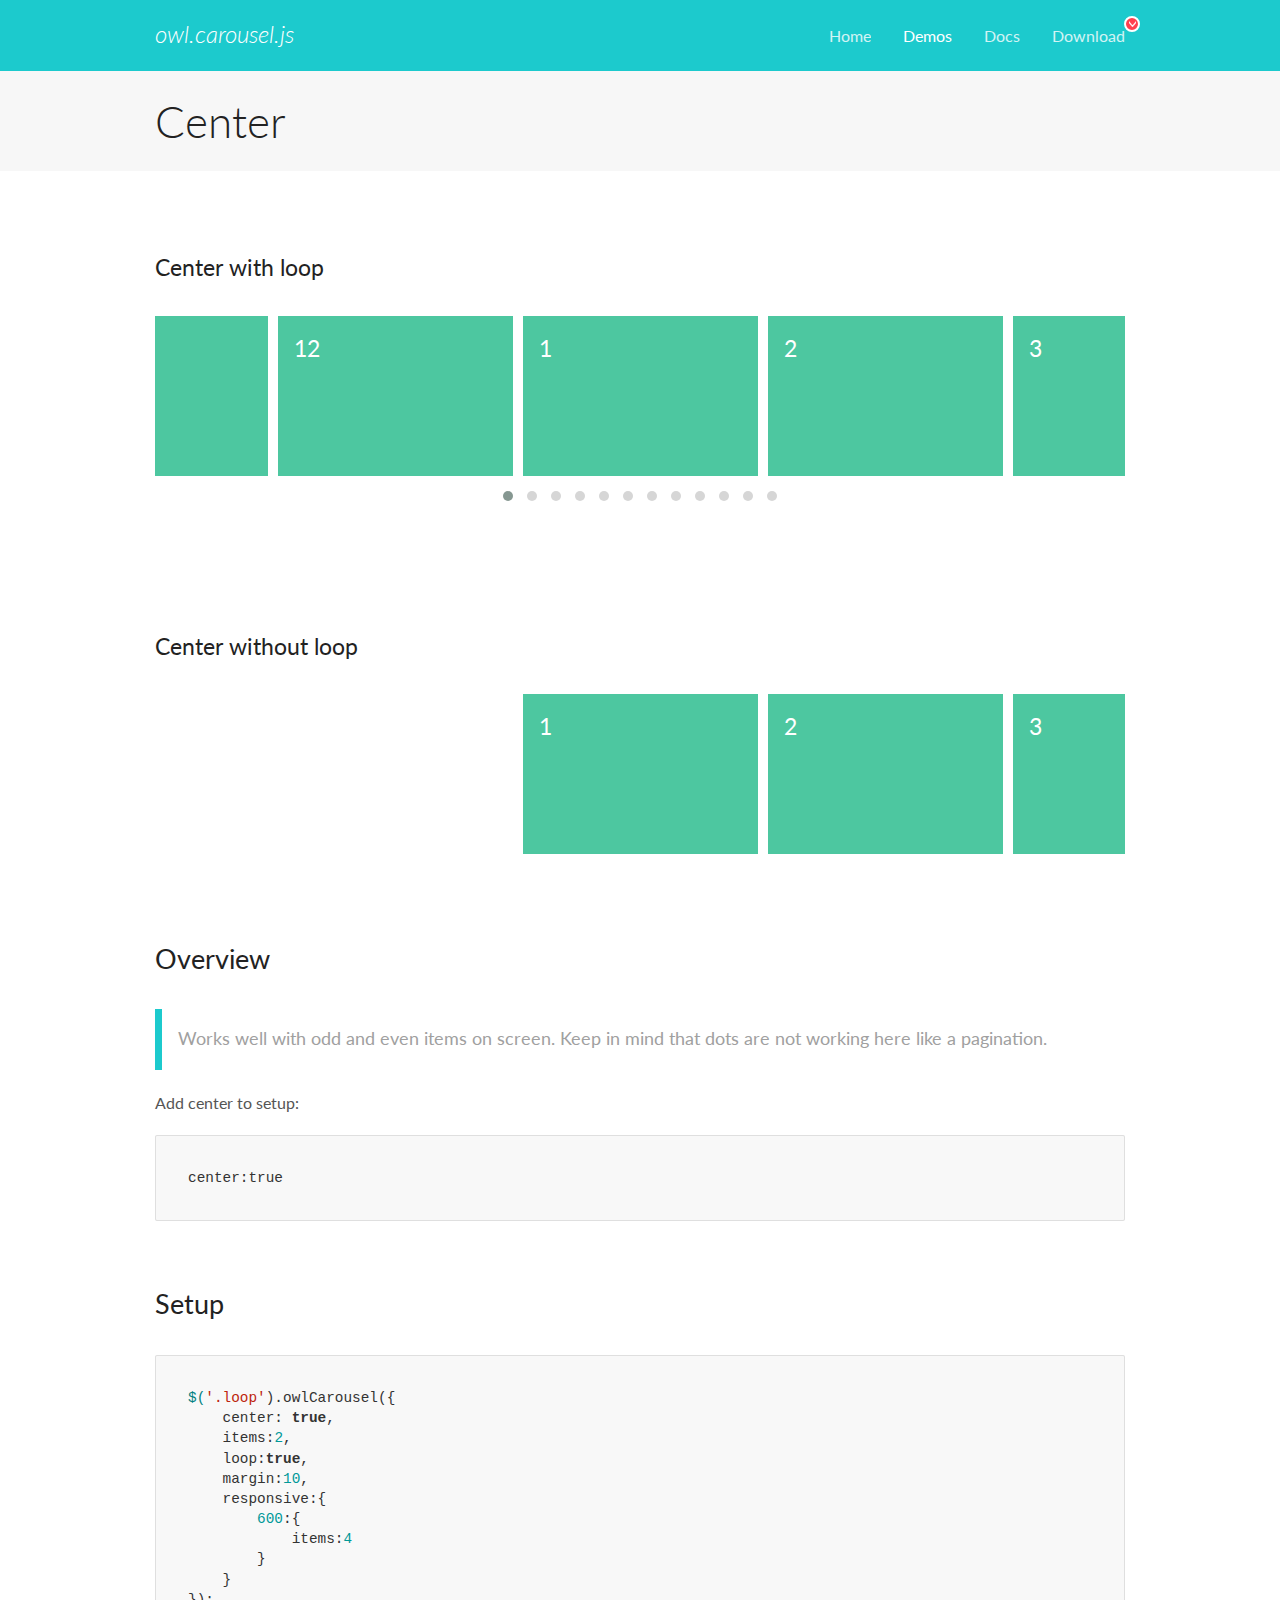
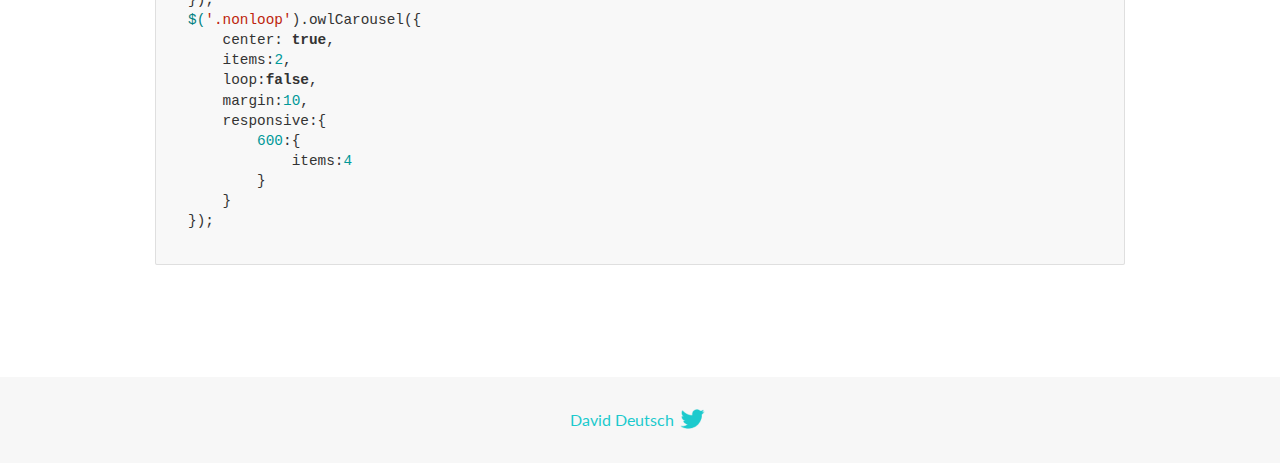
<file: public/scripts/OwlCarousel2-2.3.4/docs/demos/center.html>
<!DOCTYPE html>
<html lang="en">
  <head>

    <!-- head -->
    <meta charset="utf-8">
    <meta name="msapplication-tap-highlight" content="no" />
    <meta name="viewport" content="width=device-width, initial-scale=1.0" />
    <meta name="description" content="Center carousel">
    <meta name="author" content="David Deutsch">
    <title>
      Center Demo | Owl Carousel | 2.3.4
    </title>

    <!-- Stylesheets -->
    <link href='https://fonts.googleapis.com/css?family=Lato:300,400,700,400italic,300italic' rel='stylesheet' type='text/css'>
    <link rel="stylesheet" href="../assets/css/docs.theme.min.css">

    <!-- Owl Stylesheets -->
    <link rel="stylesheet" href="../assets/owlcarousel/assets/owl.carousel.min.css">
    <link rel="stylesheet" href="../assets/owlcarousel/assets/owl.theme.default.min.css">

    <!-- HTML5 shim and Respond.js IE8 support of HTML5 elements and media queries -->

    <!--[if lt IE 9]>
      <script src="https://oss.maxcdn.com/libs/html5shiv/3.7.0/html5shiv.js"></script>
      <script src="https://oss.maxcdn.com/libs/respond.js/1.3.0/respond.min.js"></script>
    <![endif]-->

    <!-- Favicons -->
    <link rel="apple-touch-icon-precomposed" sizes="144x144" href="../assets/ico/apple-touch-icon-144-precomposed.png">
    <link rel="shortcut icon" href="../assets/ico/favicon.png">
    <link rel="shortcut icon" href="favicon.ico">

    <!-- Yeah i know js should not be in header. Its required for demos.-->

    <!-- javascript -->
    <script src="../assets/vendors/jquery.min.js"></script>
    <script src="../assets/owlcarousel/owl.carousel.js"></script>
  </head>
  <body>

    <!-- header -->
    <header class="header">
      <div class="row">
        <div class="large-12 columns">
          <div class="brand left">
            <h3>
              <a href="/OwlCarousel2/">owl.carousel.js</a> 
            </h3>
          </div>
          <a id="toggle-nav" class="right">
            <span></span> <span></span> <span></span> 
          </a> 
          <div class="nav-bar">
            <ul class="clearfix">
              <li> <a href="/OwlCarousel2/index.html">Home</a>  </li>
              <li class="active">
                <a href="/OwlCarousel2/demos/demos.html">Demos</a> 
              </li>
              <li> <a href="/OwlCarousel2/docs/started-welcome.html">Docs</a>  </li>
              <li>
                <a href="https://github.com/OwlCarousel2/OwlCarousel2/archive/2.3.4.zip">Download</a> 
                <span class="download"></span> 
              </li>
            </ul>
          </div>
        </div>
      </div>
    </header>

    <!-- title -->
    <section class="title">
      <div class="row">
        <div class="large-12 columns">
          <h1>Center</h1>
        </div>
      </div>
    </section>

    <!--  Demos -->
    <section id="demos">
      <div class="row">
        <div class="large-12 columns">
          <h4 id="center-with-loop">Center with loop</h4>
          <div class="loop owl-carousel owl-theme">
            <div class="item">
              <h4>1</h4>
            </div>
            <div class="item">
              <h4>2</h4>
            </div>
            <div class="item">
              <h4>3</h4>
            </div>
            <div class="item">
              <h4>4</h4>
            </div>
            <div class="item">
              <h4>5</h4>
            </div>
            <div class="item">
              <h4>6</h4>
            </div>
            <div class="item">
              <h4>7</h4>
            </div>
            <div class="item">
              <h4>8</h4>
            </div>
            <div class="item">
              <h4>9</h4>
            </div>
            <div class="item">
              <h4>10</h4>
            </div>
            <div class="item">
              <h4>11</h4>
            </div>
            <div class="item">
              <h4>12</h4>
            </div>
          </div>
          <br>
          <h4 id="center-without-loop">Center without loop</h4>
          <div class="nonloop owl-carousel">
            <div class="item">
              <h4>1</h4>
            </div>
            <div class="item">
              <h4>2</h4>
            </div>
            <div class="item">
              <h4>3</h4>
            </div>
            <div class="item">
              <h4>4</h4>
            </div>
            <div class="item">
              <h4>5</h4>
            </div>
            <div class="item">
              <h4>6</h4>
            </div>
            <div class="item">
              <h4>7</h4>
            </div>
            <div class="item">
              <h4>8</h4>
            </div>
            <div class="item">
              <h4>9</h4>
            </div>
            <div class="item">
              <h4>10</h4>
            </div>
            <div class="item">
              <h4>11</h4>
            </div>
            <div class="item">
              <h4>12</h4>
            </div>
          </div>
          <h3 id="overview">Overview</h3>
          <blockquote>
            <p>Works well with odd and even items on screen. Keep in mind that dots are not working here like a pagination.</p>
          </blockquote>
          <p>Add center to setup:</p>
          <pre><code>center:true</code></pre>
          <h3 id="setup">Setup</h3>
          <pre><code>$(&#39;.loop&#39;).owlCarousel({
    center: true,
    items:2,
    loop:true,
    margin:10,
    responsive:{
        600:{
            items:4
        }
    }
});
$(&#39;.nonloop&#39;).owlCarousel({
    center: true,
    items:2,
    loop:false,
    margin:10,
    responsive:{
        600:{
            items:4
        }
    }
});</code></pre>
          <script>
            jQuery(document).ready(function($) {
              $('.loop').owlCarousel({
                center: true,
                items: 2,
                loop: true,
                margin: 10,
                responsive: {
                  600: {
                    items: 4
                  }
                }
              });
              $('.nonloop').owlCarousel({
                center: true,
                items: 2,
                loop: false,
                margin: 10,
                responsive: {
                  600: {
                    items: 4
                  }
                }
              });
            });
          </script>
        </div>
      </div>
    </section>

    <!-- footer -->
    <footer class="footer">
      <div class="row">
        <div class="large-12 columns">
          <h5>
            <a href="/OwlCarousel2/docs/support-contact.html">David Deutsch</a> 
            <a id="custom-tweet-button" href="https://twitter.com/share?url=https://github.com/OwlCarousel2/OwlCarousel2&text=Owl Carousel - This is so awesome! " target="_blank"></a> 
          </h5>
        </div>
      </div>
    </footer>

    <!-- vendors -->
    <script src="../assets/vendors/highlight.js"></script>
    <script src="../assets/js/app.js"></script>
  </body>
</html>
</file>
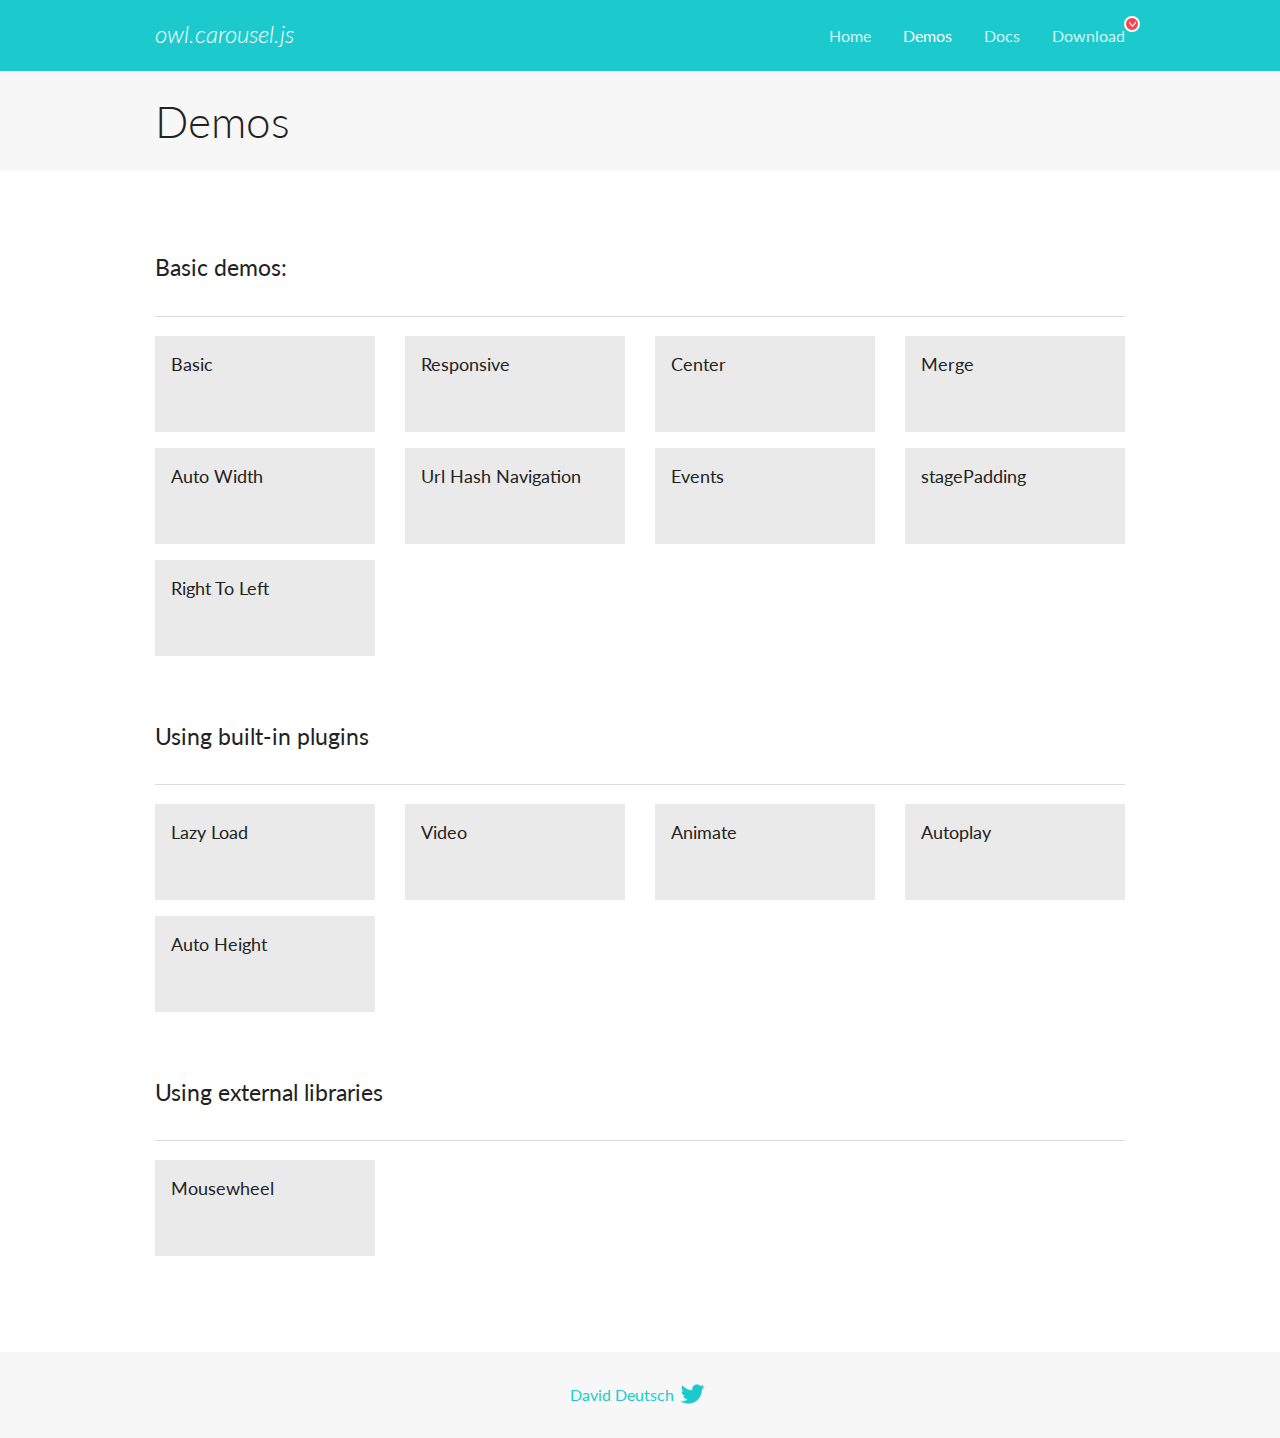
<file: public/scripts/OwlCarousel2-2.3.4/docs/demos/demos.html>
<!DOCTYPE html>
<html lang="en">
  <head>

    <!-- head -->
    <meta charset="utf-8">
    <meta name="msapplication-tap-highlight" content="no" />
    <meta name="viewport" content="width=device-width, initial-scale=1.0" />
    <meta name="description" content="A list of Owl Carousel examples.">
    <meta name="author" content="David Deutsch">
    <title>
      Demos | Owl Carousel | 2.3.4
    </title>

    <!-- Stylesheets -->
    <link href='https://fonts.googleapis.com/css?family=Lato:300,400,700,400italic,300italic' rel='stylesheet' type='text/css'>
    <link rel="stylesheet" href="../assets/css/docs.theme.min.css">

    <!-- Owl Stylesheets -->
    <link rel="stylesheet" href="../assets/owlcarousel/assets/owl.carousel.min.css">
    <link rel="stylesheet" href="../assets/owlcarousel/assets/owl.theme.default.min.css">

    <!-- HTML5 shim and Respond.js IE8 support of HTML5 elements and media queries -->

    <!--[if lt IE 9]>
      <script src="https://oss.maxcdn.com/libs/html5shiv/3.7.0/html5shiv.js"></script>
      <script src="https://oss.maxcdn.com/libs/respond.js/1.3.0/respond.min.js"></script>
    <![endif]-->

    <!-- Favicons -->
    <link rel="apple-touch-icon-precomposed" sizes="144x144" href="../assets/ico/apple-touch-icon-144-precomposed.png">
    <link rel="shortcut icon" href="../assets/ico/favicon.png">
    <link rel="shortcut icon" href="favicon.ico">

    <!-- Yeah i know js should not be in header. Its required for demos.-->

    <!-- javascript -->
    <script src="../assets/vendors/jquery.min.js"></script>
    <script src="../assets/owlcarousel/owl.carousel.js"></script>
  </head>
  <body>

    <!-- header -->
    <header class="header">
      <div class="row">
        <div class="large-12 columns">
          <div class="brand left">
            <h3>
              <a href="/OwlCarousel2/">owl.carousel.js</a> 
            </h3>
          </div>
          <a id="toggle-nav" class="right">
            <span></span> <span></span> <span></span> 
          </a> 
          <div class="nav-bar">
            <ul class="clearfix">
              <li> <a href="/OwlCarousel2/index.html">Home</a>  </li>
              <li class="active">
                <a href="/OwlCarousel2/demos/demos.html">Demos</a> 
              </li>
              <li> <a href="/OwlCarousel2/docs/started-welcome.html">Docs</a>  </li>
              <li>
                <a href="https://github.com/OwlCarousel2/OwlCarousel2/archive/2.3.4.zip">Download</a> 
                <span class="download"></span> 
              </li>
            </ul>
          </div>
        </div>
      </div>
    </header>

    <!-- title -->
    <section class="title">
      <div class="row">
        <div class="large-12 columns">
          <h1>Demos</h1>
        </div>
      </div>
    </section>

    <!--  Demos -->
    <section id="demos">
      <div class="row">
        <div class="large-12 columns">
          <h4 id="basic-demos-">Basic demos:</h4>
          <hr>
          <div class="demo-list">
            <div class="row">
              <div class="small-6 medium-4 large-3 columns">
                <a href="basic.html" class="demo-block">
                  <h5>Basic </h5>
                </a> 
              </div>
              <div class="small-6 medium-4 large-3 columns">
                <a href="responsive.html" class="demo-block">
                  <h5>Responsive </h5>
                </a> 
              </div>
              <div class="small-6 medium-4 large-3 columns">
                <a href="center.html" class="demo-block">
                  <h5>Center </h5>
                </a> 
              </div>
              <div class="small-6 medium-4 large-3 columns">
                <a href="merge.html" class="demo-block">
                  <h5>Merge </h5>
                </a> 
              </div>
              <div class="small-6 medium-4 large-3 columns">
                <a href="autowidth.html" class="demo-block">
                  <h5>Auto Width </h5>
                </a> 
              </div>
              <div class="small-6 medium-4 large-3 columns">
                <a href="urlhashnav.html" class="demo-block">
                  <h5>Url Hash Navigation </h5>
                </a> 
              </div>
              <div class="small-6 medium-4 large-3 columns">
                <a href="events.html" class="demo-block">
                  <h5>Events </h5>
                </a> 
              </div>
              <div class="small-6 medium-4 large-3 columns">
                <a href="stagepadding.html" class="demo-block">
                  <h5>stagePadding </h5>
                </a> 
              </div>
              <div class="small-6 medium-4 large-3 columns">
                <a href="rtl.html" class="demo-block">
                  <h5>Right To Left </h5>
                </a> 
              </div>
            </div>
          </div>
          <h4 id="using-built-in-plugins">Using built-in plugins</h4>
          <hr>
          <div class="demo-list">
            <div class="row">
              <div class="small-6 medium-4 large-3 columns">
                <a href="lazyLoad.html" class="demo-block">
                  <h5>Lazy Load </h5>
                </a> 
              </div>
              <div class="small-6 medium-4 large-3 columns">
                <a href="video.html" class="demo-block">
                  <h5>Video </h5>
                </a> 
              </div>
              <div class="small-6 medium-4 large-3 columns">
                <a href="animate.html" class="demo-block">
                  <h5>Animate </h5>
                </a> 
              </div>
              <div class="small-6 medium-4 large-3 columns">
                <a href="autoplay.html" class="demo-block">
                  <h5>Autoplay </h5>
                </a> 
              </div>
              <div class="small-6 medium-4 large-3 columns">
                <a href="autoheight.html" class="demo-block">
                  <h5>Auto Height </h5>
                </a> 
              </div>
            </div>
          </div>
          <h4 id="using-external-libraries">Using external libraries</h4>
          <hr>
          <div class="demo-list">
            <div class="row">
              <div class="small-6 medium-4 large-3 columns">
                <a href="mousewheel.html" class="demo-block">
                  <h5>Mousewheel </h5>
                </a> 
              </div>
            </div>
          </div>
        </div>
      </div>
    </section>

    <!-- footer -->
    <footer class="footer">
      <div class="row">
        <div class="large-12 columns">
          <h5>
            <a href="/OwlCarousel2/docs/support-contact.html">David Deutsch</a> 
            <a id="custom-tweet-button" href="https://twitter.com/share?url=https://github.com/OwlCarousel2/OwlCarousel2&text=Owl Carousel - This is so awesome! " target="_blank"></a> 
          </h5>
        </div>
      </div>
    </footer>

    <!-- vendors -->
    <script src="../assets/vendors/highlight.js"></script>
    <script src="../assets/js/app.js"></script>
  </body>
</html>
</file>
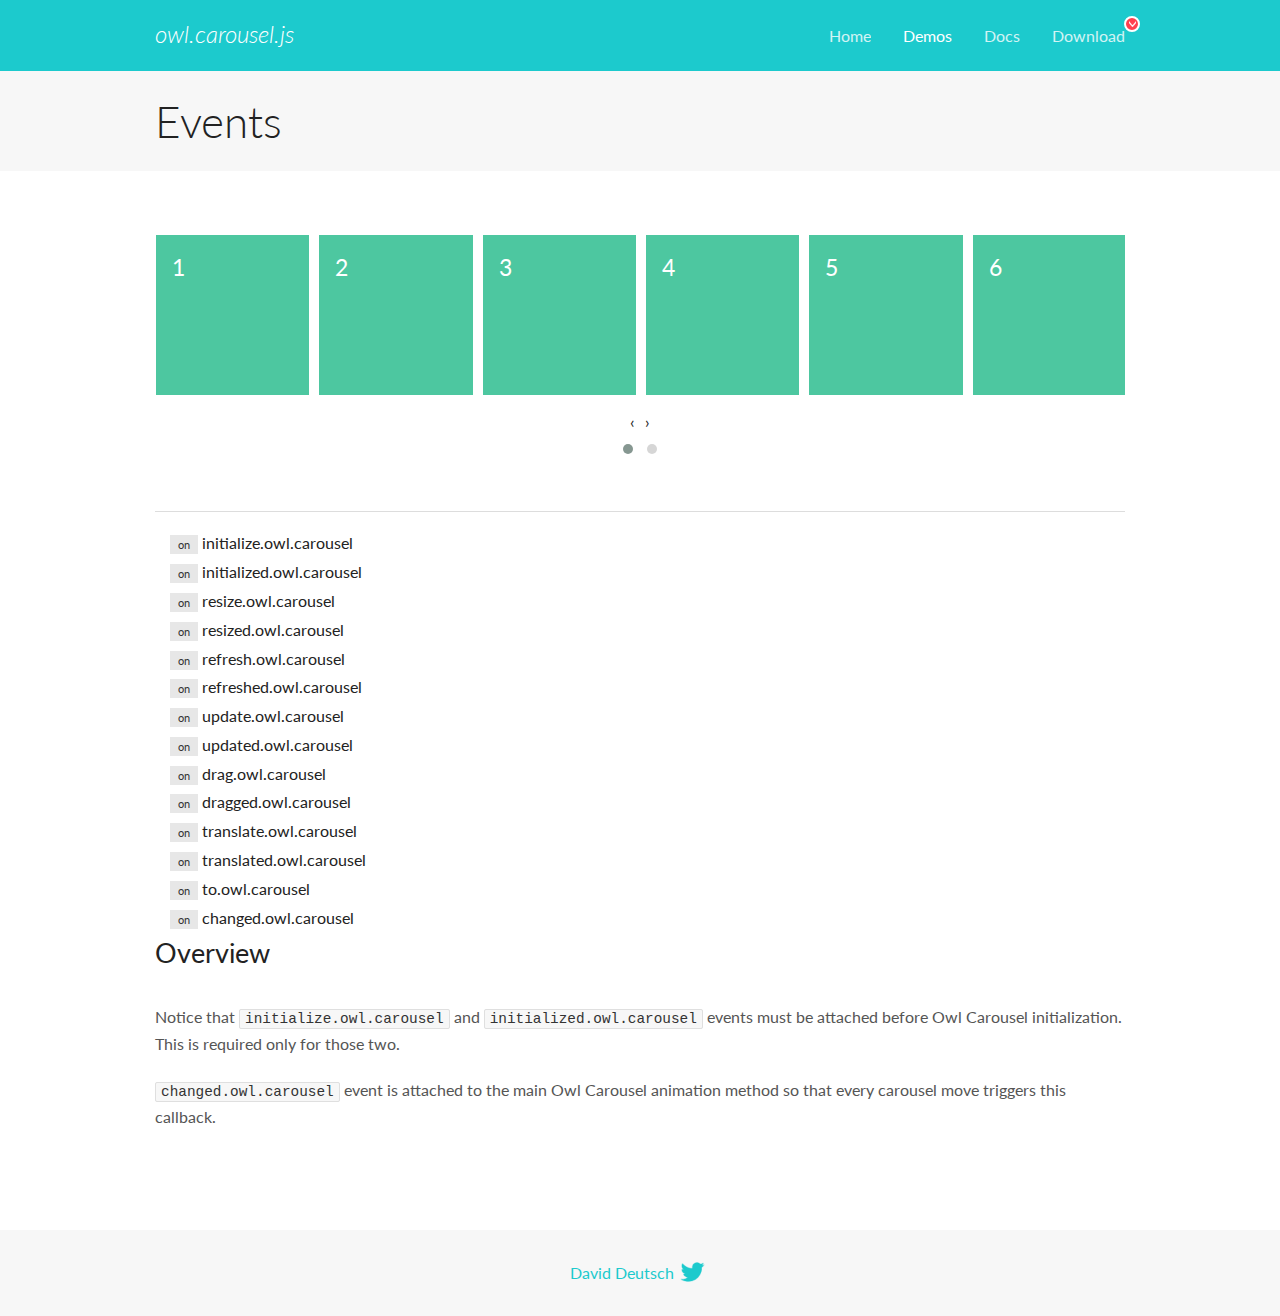
<file: public/scripts/OwlCarousel2-2.3.4/docs/demos/events.html>
<!DOCTYPE html>
<html lang="en">
  <head>

    <!-- head -->
    <meta charset="utf-8">
    <meta name="msapplication-tap-highlight" content="no" />
    <meta name="viewport" content="width=device-width, initial-scale=1.0" />
    <meta name="description" content="Events usage demo">
    <meta name="author" content="David Deutsch">
    <title>
      Events Demo | Owl Carousel | 2.3.4
    </title>

    <!-- Stylesheets -->
    <link href='https://fonts.googleapis.com/css?family=Lato:300,400,700,400italic,300italic' rel='stylesheet' type='text/css'>
    <link rel="stylesheet" href="../assets/css/docs.theme.min.css">

    <!-- Owl Stylesheets -->
    <link rel="stylesheet" href="../assets/owlcarousel/assets/owl.carousel.min.css">
    <link rel="stylesheet" href="../assets/owlcarousel/assets/owl.theme.default.min.css">

    <!-- HTML5 shim and Respond.js IE8 support of HTML5 elements and media queries -->

    <!--[if lt IE 9]>
      <script src="https://oss.maxcdn.com/libs/html5shiv/3.7.0/html5shiv.js"></script>
      <script src="https://oss.maxcdn.com/libs/respond.js/1.3.0/respond.min.js"></script>
    <![endif]-->

    <!-- Favicons -->
    <link rel="apple-touch-icon-precomposed" sizes="144x144" href="../assets/ico/apple-touch-icon-144-precomposed.png">
    <link rel="shortcut icon" href="../assets/ico/favicon.png">
    <link rel="shortcut icon" href="favicon.ico">

    <!-- Yeah i know js should not be in header. Its required for demos.-->

    <!-- javascript -->
    <script src="../assets/vendors/jquery.min.js"></script>
    <script src="../assets/owlcarousel/owl.carousel.js"></script>
  </head>
  <body>

    <!-- header -->
    <header class="header">
      <div class="row">
        <div class="large-12 columns">
          <div class="brand left">
            <h3>
              <a href="/OwlCarousel2/">owl.carousel.js</a> 
            </h3>
          </div>
          <a id="toggle-nav" class="right">
            <span></span> <span></span> <span></span> 
          </a> 
          <div class="nav-bar">
            <ul class="clearfix">
              <li> <a href="/OwlCarousel2/index.html">Home</a>  </li>
              <li class="active">
                <a href="/OwlCarousel2/demos/demos.html">Demos</a> 
              </li>
              <li> <a href="/OwlCarousel2/docs/started-welcome.html">Docs</a>  </li>
              <li>
                <a href="https://github.com/OwlCarousel2/OwlCarousel2/archive/2.3.4.zip">Download</a> 
                <span class="download"></span> 
              </li>
            </ul>
          </div>
        </div>
      </div>
    </header>

    <!-- title -->
    <section class="title">
      <div class="row">
        <div class="large-12 columns">
          <h1>Events</h1>
        </div>
      </div>
    </section>

    <!--  Demos -->
    <section id="demos">
      <div class="row">
        <div class="large-12 columns">
          <div class="owl-carousel owl-theme">
            <div class="item">
              <h4>1</h4>
            </div>
            <div class="item">
              <h4>2</h4>
            </div>
            <div class="item">
              <h4>3</h4>
            </div>
            <div class="item">
              <h4>4</h4>
            </div>
            <div class="item">
              <h4>5</h4>
            </div>
            <div class="item">
              <h4>6</h4>
            </div>
            <div class="item">
              <h4>7</h4>
            </div>
            <div class="item">
              <h4>8</h4>
            </div>
            <div class="item">
              <h4>9</h4>
            </div>
            <div class="item">
              <h4>10</h4>
            </div>
            <div class="item">
              <h4>11</h4>
            </div>
            <div class="item">
              <h4>12</h4>
            </div>
          </div>
          <hr>
          <div class="large-12 columns callbacks">
            <div><span class="label secondary initialize">on</span>  initialize.owl.carousel </div>
            <div><span class="label secondary initialized">on</span>  initialized.owl.carousel </div>
            <div><span class="label secondary resize">on</span>  resize.owl.carousel </div>
            <div><span class="label secondary resized">on</span>  resized.owl.carousel </div>
            <div><span class="label secondary refresh">on</span>  refresh.owl.carousel </div>
            <div><span class="label secondary refreshed">on</span>  refreshed.owl.carousel </div>
            <div><span class="label secondary update">on</span>  update.owl.carousel </div>
            <div><span class="label secondary updated">on</span>  updated.owl.carousel </div>
            <div><span class="label secondary drag">on</span>  drag.owl.carousel </div>
            <div><span class="label secondary dragged">on</span>  dragged.owl.carousel </div>
            <div><span class="label secondary translate">on</span>  translate.owl.carousel </div>
            <div><span class="label secondary translated">on</span>  translated.owl.carousel </div>
            <div><span class="label secondary to">on</span>  to.owl.carousel </div>
            <div><span class="label secondary changed">on</span>  changed.owl.carousel </div>
          </div>
          <h3 id="overview">Overview</h3>
          <p>Notice that <code>initialize.owl.carousel</code> and <code>initialized.owl.carousel</code> events must be attached before Owl Carousel initialization. This is required only for those two.</p>
          <p><code>changed.owl.carousel</code> event is attached to the main Owl Carousel animation method so that every carousel move triggers this callback.</p>
          <script>
            jQuery(document).ready(function($) {
              var owl = $('.owl-carousel');
              owl.on('initialize.owl.carousel initialized.owl.carousel ' +
                'initialize.owl.carousel initialize.owl.carousel ' +
                'resize.owl.carousel resized.owl.carousel ' +
                'refresh.owl.carousel refreshed.owl.carousel ' +
                'update.owl.carousel updated.owl.carousel ' +
                'drag.owl.carousel dragged.owl.carousel ' +
                'translate.owl.carousel translated.owl.carousel ' +
                'to.owl.carousel changed.owl.carousel',
                function(e) {
                  $('.' + e.type)
                    .removeClass('secondary')
                    .addClass('success');
                  window.setTimeout(function() {
                    $('.' + e.type)
                      .removeClass('success')
                      .addClass('secondary');
                  }, 500);
                });
              owl.owlCarousel({
                loop: true,
                nav: true,
                lazyLoad: true,
                margin: 10,
                video: true,
                responsive: {
                  0: {
                    items: 1
                  },
                  600: {
                    items: 3
                  },
                  960: {
                    items: 5,
                  },
                  1200: {
                    items: 6
                  }
                }
              });
            });
          </script>
        </div>
      </div>
    </section>

    <!-- footer -->
    <footer class="footer">
      <div class="row">
        <div class="large-12 columns">
          <h5>
            <a href="/OwlCarousel2/docs/support-contact.html">David Deutsch</a> 
            <a id="custom-tweet-button" href="https://twitter.com/share?url=https://github.com/OwlCarousel2/OwlCarousel2&text=Owl Carousel - This is so awesome! " target="_blank"></a> 
          </h5>
        </div>
      </div>
    </footer>

    <!-- vendors -->
    <script src="../assets/vendors/highlight.js"></script>
    <script src="../assets/js/app.js"></script>
  </body>
</html>
</file>
<file: public/css/style.css>
body {
  font-family: 'Helvetica', 'Arial', sans-serif;
}
/*  */
main {
  background-color: #F1F3FF;
  min-height: 500px;
}

.navbar .btn-register {
  background-color: #5CB85F;
  color: #ffff;
  border-radius: 0;
}

.navbar .btn-register:hover {
  background-color: white;
  color: #232323;
}

.btn-utama {
  background-color: #5CB85F;
  color: #ffff;
  border-radius: 0;
}

.btn-utama:hover {
  color: #5CB85F;
  background-color: #FFFFFF;
  border: 1px solid #5CB85F;
}

.content {
  margin-top: 100px;
}

.why {
  margin-top: 100px;
}

.why .card-why {
  -webkit-box-sizing: border-box;
          box-sizing: border-box;
  border-radius: 6px;
  border: 1px solid #D0D0D0;
  padding: 18px;
  gap: 16px;
  margin: 5px 0;
}

.bagiancarousel .item {
  max-width: 619px;
}

.bagiancarousel .item .card {
  background-color: #F1F3FF;
}

.bagiancarousel .item .card .gambarorang {
  width: 120px !important;
  -webkit-box-align: center;
      -ms-flex-align: center;
          align-items: center;
}

.bagiancarousel .item .card .card-body {
  text-align: left;
}

.sewa {
  margin-top: 100px;
}

.sewa .container {
  background-color: #0D28A6;
  border-radius: 10px;
}

.sewa .container p {
  line-height: 20px;
  padding: 0 420px;
  font-size: 14px;
}

.faq {
  margin-top: 100px;
}

.faq .title-faq {
  text-align: left;
}

footer {
  margin-top: 200px;
  margin-bottom: 100px;
}

.search {
  margin-top: -50px;
}

.search .search__card {
  background: #FFFFFF;
  -webkit-box-shadow: 0px 0px 10px rgba(0, 0, 0, 0.15);
          box-shadow: 0px 0px 10px rgba(0, 0, 0, 0.15);
  border-radius: 8px;
}

.search .search__card .search__time .form-select {
  background-image: url("../images/fi_clock.png");
  background-size: 20px auto;
}

.search .search__card .form-select:hover {
  border: 1px solid #5CB85F;
  border-radius: 2px;
}

.search .search__card .form-select option:hover, .search .search__card .form-select option:checked {
  background: #C9E7CA;
  color: #5CB85F;
}

.cars {
  margin-top: 30px;
}

.cars .card {
  width: 340px;
  -webkit-box-shadow: 0px 0px 4px rgba(0, 0, 0, 0.15);
          box-shadow: 0px 0px 4px rgba(0, 0, 0, 0.15);
  border-radius: 8px;
}

.cars .card .card-img-top {
  width: 320px;
  height: 180px;
  -o-object-fit: cover;
     object-fit: cover;
}

.cars .card .cars__p {
  font-size: 14px;
  line-height: 20px;
  height: 100px;
}

@media (max-width: 1199px) {
  .sewa {
    margin-top: 100px;
  }
  .sewa .container {
    background-color: #0D28A6;
    border-radius: 10px;
  }
  .sewa .container p {
    line-height: 20px;
    padding: 0 200px;
    font-size: 14px;
  }
  .cars .card {
    width: 280px;
    -webkit-box-shadow: 0px 0px 4px rgba(0, 0, 0, 0.15);
            box-shadow: 0px 0px 4px rgba(0, 0, 0, 0.15);
  }
  .cars .card .card-img-top {
    width: 260px;
  }
}

@media (max-width: 992px) {
  .owl-carousel .owl-stage-outer .owl-item img {
    width: 80px !important;
  }
  .owl-carousel .owl-stage-outer .owl-item .card {
    max-width: 350px;
  }
  .owl-carousel .owl-stage-outer .owl-item .card .card-body img {
    margin-right: auto;
    margin-left: auto;
  }
  .sewa .container h1 {
    padding: 0 70px;
  }
  .sewa .container p {
    padding: 0 80px;
    font-size: 15px;
  }
  .faq .title-faq {
    text-align: center;
  }
  .faq .title-faq h2 {
    font-weight: bold;
    font-size: 30px;
  }
  .faq .title-faq p {
    margin: 30px 0;
  }
  .cars {
    margin-top: 30px;
  }
  .cars .card {
    width: 500px;
    margin-top: 20px;
    -webkit-box-shadow: 0px 0px 4px rgba(0, 0, 0, 0.15);
            box-shadow: 0px 0px 4px rgba(0, 0, 0, 0.15);
    border-radius: 8px;
  }
  .cars .card .card-img-top {
    width: 480px;
    height: 250px;
  }
  .cars .card .cars__p {
    font-size: 14px;
    line-height: 20px;
    height: 50px;
  }
}
/*# sourceMappingURL=style.css.map */
</file>
<file: public/scripts/nice-select2/docs/dist/css/style.css>
code[class*=language-],pre[class*=language-]{border-radius:2px;color:#445870;hyphens:none;line-height:1.5;tab-size:4;text-align:left;white-space:pre;word-break:normal;word-spacing:normal;word-wrap:normal;direction:ltr;font-family:Inconsolata,monospace;font-size:13px;letter-spacing:0}pre[class*=language-]{padding:18px 24px;margin:0 0 24px;overflow:auto}:not(pre)>code[class*=language-],pre[class*=language-]{background:#f6f7f9}:not(pre)>code[class*=language-]{padding:0 2px 1px}.token.comment,.token.prolog,.token.doctype,.token.cdata{color:#90a1b5}.token.punctuation{color:#999}.namespace{opacity:.7}.token.property,.token.tag,.token.boolean,.token.number,.token.constant,.token.symbol,.token.deleted{color:#ec4444}.token.selector,.token.attr-name,.token.string,.token.char,.token.builtin,.token.inserted{color:#4abf60}.token.operator,.token.entity,.token.url,.language-css .token.string,.style .token.string{color:#a67f59;background:rgba(255,255,255,.5)}.token.atrule,.token.attr-value,.token.keyword{color:#55a1fb}.token.function{color:#dd4a68}.token.regex,.token.important,.token.variable{color:#e90}.token.important,.token.bold{font-weight:bold}.token.italic{font-style:italic}.token.entity{cursor:help}body{-webkit-font-smoothing:antialiased;-moz-osx-font-smoothing:grayscale;color:#445870;font-family:"Work Sans",sans-serif;font-size:14px;font-weight:normal;letter-spacing:-0.25px;margin:0;padding:0 18px}p{line-height:1.6;margin:0 0 1.6em}h1{font-size:36px;font-weight:300;letter-spacing:-2px;margin:0 0 24px}h2{font-size:22px;font-weight:700;margin:0 0 12px;padding-top:48px}h3{font-size:18px;font-weight:400;margin:0 0 12px;padding-top:12px}ul{margin:0;padding-left:16px}a:not(.button){color:#55a1fb;outline:none;text-decoration:none;-webkit-transition:all .2s ease-in-out;transition:all .2s ease-in-out;border-bottom:1px solid rgba(0,0,0,0)}a:not(.button):hover,a:not(.button):focus{border-bottom:1px solid #88bfff}::selection{background:#f3f4f7}.container{margin:96px auto 60px;max-width:40em}.box{background-color:#f6f7f9;border-radius:2px;margin-bottom:30px;padding:24px 30px}.box:before,.box:after{content:"";display:table}.box:after{clear:both}label{color:#90a1b5;font-size:11px;margin:0 2px 4px;text-transform:uppercase;float:left}label.right{float:right}.button{-webkit-tap-highlight-color:rgba(0,0,0,0);background-color:#55a1fb;border-radius:5px;border:none;box-sizing:border-box;color:#fff;cursor:pointer;display:inline-block;font-weight:600;height:38px;line-height:38px;outline:none;padding:0 24px;text-align:center;text-decoration:none;-webkit-transition:all .2s ease-in-out;transition:all .2s ease-in-out;white-space:nowrap;width:auto}.button:hover,.button:focus{background-color:#4196fb}.button:active{background-color:#2d8bfa}.button.light{background-color:#fff;border:1px solid #e8e8e8;color:#55a1fb;line-height:36px;margin-left:24px}.button.light:hover{border-color:#dbdbdb}.button.light:active,.button.light:focus{border-color:#88bfff}@media screen and (max-width: 360px){.button{width:100%}.button.light{margin:18px 0 0}}.header{text-align:center;margin-bottom:60px}@media screen and (min-width: 600px){.header{padding:0 18px}}.header p{color:#90a1b5;font-size:18px;margin-bottom:36px}.footer{text-align:center}.footer p{margin-bottom:90px}.credit{color:#90a1b5;clear:both;font-size:12px;margin-top:90px}
</file>
<file: public/scripts/nice-select2/docs/dist/css/nice-select2.css>
.nice-select{-webkit-tap-highlight-color:rgba(0,0,0,0);background-color:#fff;border-radius:5px;border:solid 1px #e8e8e8;box-sizing:border-box;clear:both;cursor:pointer;display:block;float:left;font-family:inherit;font-size:14px;font-weight:normal;height:38px;line-height:36px;outline:none;padding-left:18px;padding-right:30px;position:relative;text-align:left !important;transition:all .2s ease-in-out;user-select:none;white-space:nowrap;width:auto}.nice-select:hover{border-color:#dbdbdb}.nice-select:active,.nice-select.open,.nice-select:focus{border-color:#999}.nice-select:after{border-bottom:2px solid #999;border-right:2px solid #999;content:"";display:block;height:5px;margin-top:-4px;pointer-events:none;position:absolute;right:12px;top:50%;transform-origin:66% 66%;transform:rotate(45deg);transition:all .15s ease-in-out;width:5px}.nice-select.open:after{transform:rotate(-135deg)}.nice-select.open .nice-select-dropdown{opacity:1;pointer-events:auto;transform:scale(1) translateY(0)}.nice-select.disabled{border-color:#ededed;color:#999;pointer-events:none}.nice-select.disabled:after{border-color:#ccc}.nice-select.wide{width:100%}.nice-select.wide .nice-select-dropdown{left:0 !important;right:0 !important}.nice-select.right{float:right}.nice-select.right .nice-select-dropdown{left:auto;right:0}.nice-select.small{font-size:12px;height:36px;line-height:34px}.nice-select.small:after{height:4px;width:4px}.nice-select.small .option{line-height:34px;min-height:34px}.nice-select .nice-select-dropdown{margin-top:4px;background-color:#fff;border-radius:5px;box-shadow:0 0 0 1px rgba(68,68,68,.11);pointer-events:none;position:absolute;top:100%;left:0;transform-origin:50% 0;transform:scale(0.75) translateY(19px);transition:all .2s cubic-bezier(0.5, 0, 0, 1.25),opacity .15s ease-out;z-index:9;opacity:0}.nice-select .list{border-radius:5px;box-sizing:border-box;overflow:hidden;padding:0;max-height:210px;overflow-y:auto}.nice-select .list:hover .option:not(:hover){background-color:rgba(0,0,0,0) !important}.nice-select .option{cursor:pointer;font-weight:400;line-height:40px;list-style:none;outline:none;padding-left:18px;padding-right:29px;text-align:left;transition:all .2s}.nice-select .option:hover,.nice-select .option.focus,.nice-select .option.selected.focus{background-color:#f6f6f6}.nice-select .option.selected{font-weight:bold}.nice-select .option.disabled{background-color:rgba(0,0,0,0);color:#999;cursor:default}.nice-select .optgroup{font-weight:bold}.no-csspointerevents .nice-select .nice-select-dropdown{display:none}.no-csspointerevents .nice-select.open .nice-select-dropdown{display:block}.nice-select .list::-webkit-scrollbar{width:0}.nice-select .has-multiple{white-space:inherit;height:auto;padding:7px 12px;min-height:36px;line-height:22px}.nice-select .has-multiple span.current{border:1px solid #ccc;background:#eee;padding:0 10px;border-radius:3px;display:inline-block;line-height:24px;font-size:14px;margin-bottom:3px;margin-right:3px}.nice-select .has-multiple .multiple-options{display:block;line-height:24px;padding:0}.nice-select .nice-select-search-box{box-sizing:border-box;width:100%;padding:5px;pointer-events:none;border-radius:5px 5px 0 0}.nice-select .nice-select-search{box-sizing:border-box;background-color:#fff;border:1px solid #e8e8e8;border-radius:3px;color:#444;display:inline-block;vertical-align:middle;padding:7px 12px;margin:0 10px 0 0;width:100%;min-height:36px;line-height:22px;height:auto;outline:0 !important;font-size:14px}
</file>
<file: public/scripts/nice-select2/dist/css/nice-select2.css>
.nice-select{-webkit-tap-highlight-color:rgba(0,0,0,0);background-color:#fff;border-radius:5px;border:solid 1px #e8e8e8;box-sizing:border-box;clear:both;cursor:pointer;display:block;float:left;font-family:inherit;font-size:14px;font-weight:normal;height:38px;line-height:36px;outline:none;padding-left:18px;padding-right:30px;position:relative;text-align:left !important;transition:all .2s ease-in-out;user-select:none;white-space:nowrap;width:auto}.nice-select:hover{border-color:#dbdbdb}.nice-select:active,.nice-select.open,.nice-select:focus{border-color:#999}.nice-select:after{border-bottom:2px solid #999;border-right:2px solid #999;content:"";display:block;height:5px;margin-top:-4px;pointer-events:none;position:absolute;right:12px;top:50%;transform-origin:66% 66%;transform:rotate(45deg);transition:all .15s ease-in-out;width:5px}.nice-select.open:after{transform:rotate(-135deg)}.nice-select.open .nice-select-dropdown{opacity:1;pointer-events:auto;transform:scale(1) translateY(0)}.nice-select.disabled{border-color:#ededed;color:#999;pointer-events:none}.nice-select.disabled:after{border-color:#ccc}.nice-select.wide{width:100%}.nice-select.wide .nice-select-dropdown{left:0 !important;right:0 !important}.nice-select.right{float:right}.nice-select.right .nice-select-dropdown{left:auto;right:0}.nice-select.small{font-size:12px;height:36px;line-height:34px}.nice-select.small:after{height:4px;width:4px}.nice-select.small .option{line-height:34px;min-height:34px}.nice-select .nice-select-dropdown{margin-top:4px;background-color:#fff;border-radius:5px;box-shadow:0 0 0 1px rgba(68,68,68,.11);pointer-events:none;position:absolute;top:100%;left:0;transform-origin:50% 0;transform:scale(0.75) translateY(19px);transition:all .2s cubic-bezier(0.5, 0, 0, 1.25),opacity .15s ease-out;z-index:9;opacity:0}.nice-select .list{border-radius:5px;box-sizing:border-box;overflow:hidden;padding:0;max-height:210px;overflow-y:auto}.nice-select .list:hover .option:not(:hover){background-color:rgba(0,0,0,0) !important}.nice-select .option{cursor:pointer;font-weight:400;line-height:40px;list-style:none;outline:none;padding-left:18px;padding-right:29px;text-align:left;transition:all .2s}.nice-select .option:hover,.nice-select .option.focus,.nice-select .option.selected.focus{background-color:#f6f6f6}.nice-select .option.selected{font-weight:bold}.nice-select .option.disabled{background-color:rgba(0,0,0,0);color:#999;cursor:default}.nice-select .optgroup{font-weight:bold}.no-csspointerevents .nice-select .nice-select-dropdown{display:none}.no-csspointerevents .nice-select.open .nice-select-dropdown{display:block}.nice-select .list::-webkit-scrollbar{width:0}.nice-select .has-multiple{white-space:inherit;height:auto;padding:7px 12px;min-height:36px;line-height:22px}.nice-select .has-multiple span.current{border:1px solid #ccc;background:#eee;padding:0 10px;border-radius:3px;display:inline-block;line-height:24px;font-size:14px;margin-bottom:3px;margin-right:3px}.nice-select .has-multiple .multiple-options{display:block;line-height:24px;padding:0}.nice-select .nice-select-search-box{box-sizing:border-box;width:100%;padding:5px;pointer-events:none;border-radius:5px 5px 0 0}.nice-select .nice-select-search{box-sizing:border-box;background-color:#fff;border:1px solid #e8e8e8;border-radius:3px;color:#444;display:inline-block;vertical-align:middle;padding:7px 12px;margin:0 10px 0 0;width:100%;min-height:36px;line-height:22px;height:auto;outline:0 !important;font-size:14px}
</file>
